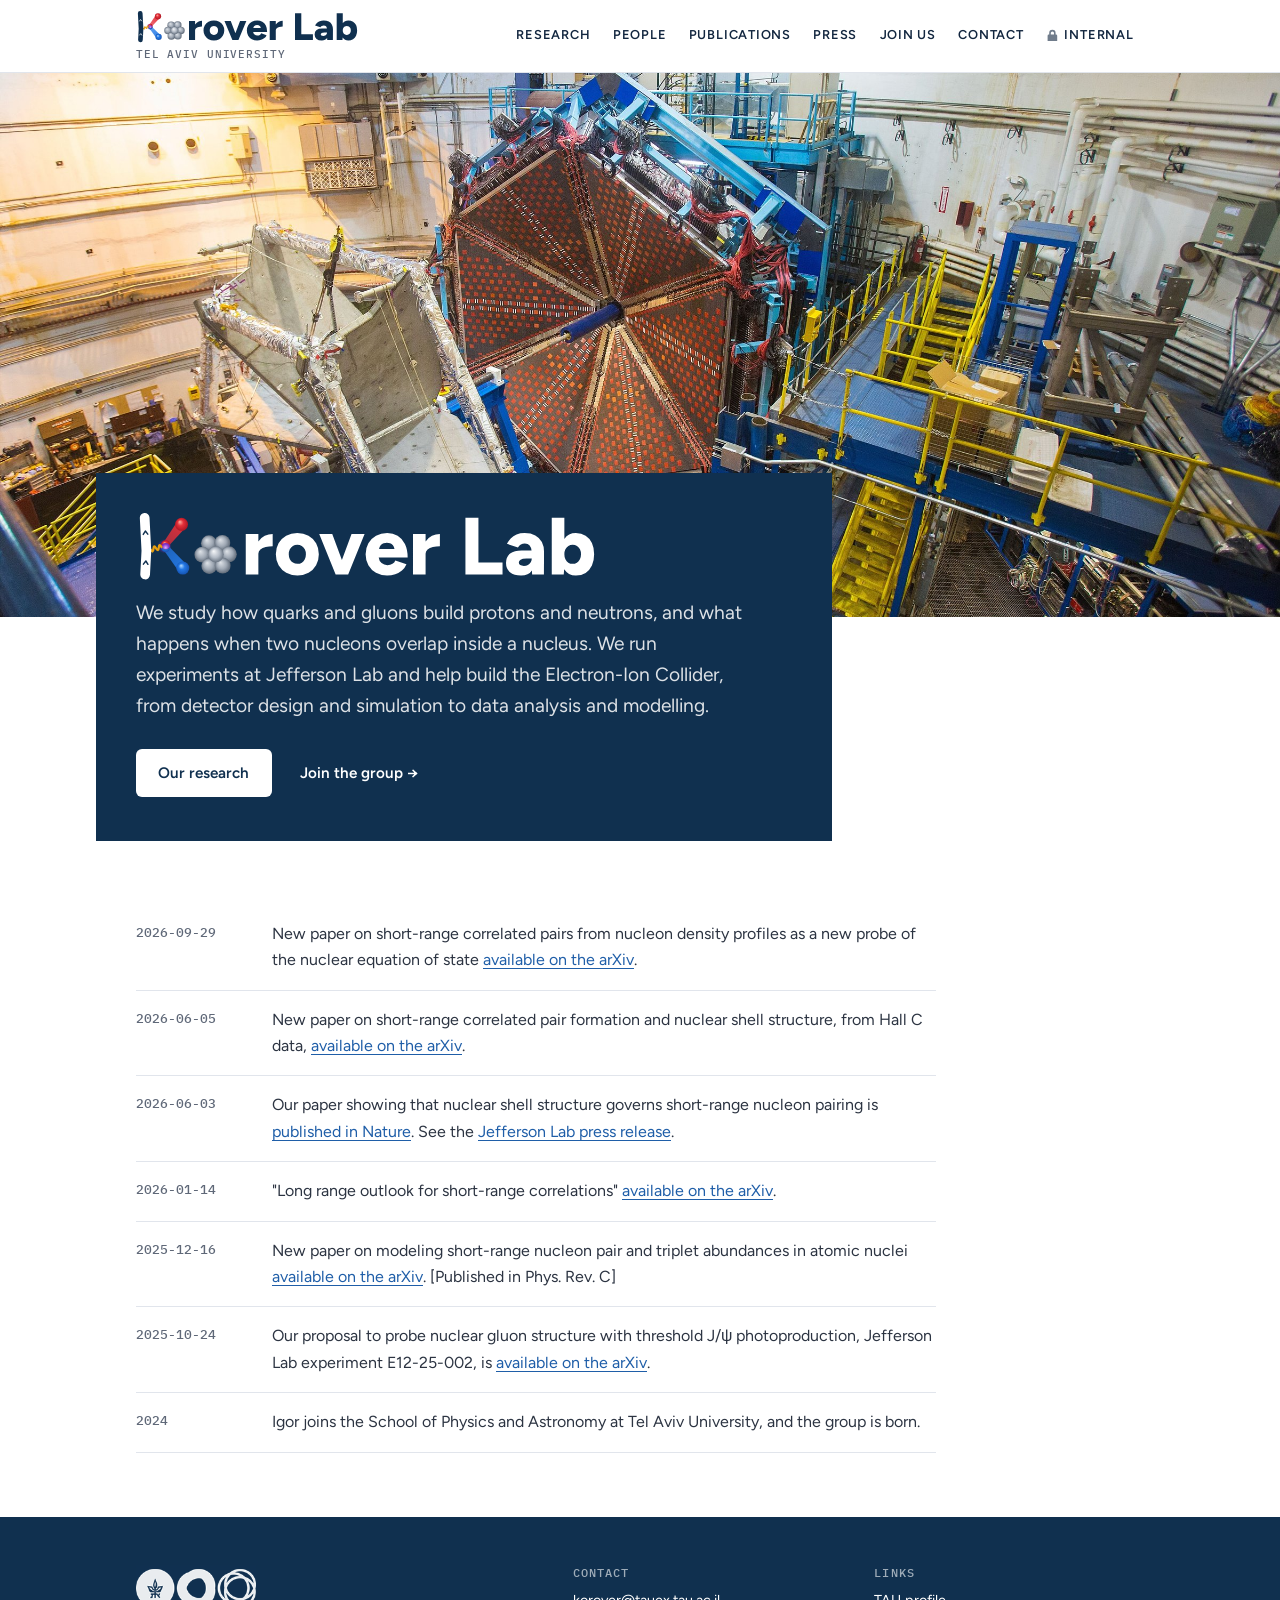
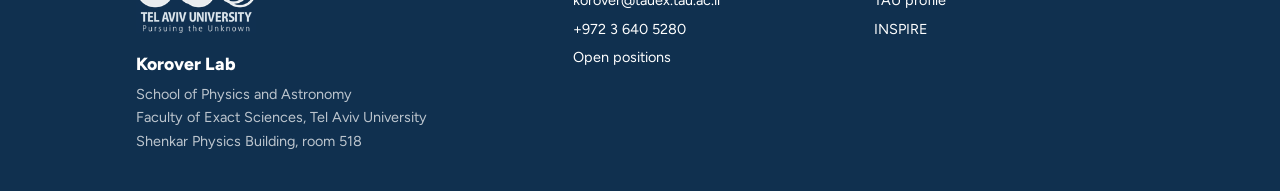
<file: index.html>
<!doctype html>
<html lang="en">
<head>
  <meta charset="utf-8">
  <meta name="viewport" content="width=device-width, initial-scale=1">
  <title>Korover Lab · Nuclear Physics at Tel Aviv University</title>
  <meta name="description" content="Korover Lab at Tel Aviv University: experimental nuclear physics with electron scattering at Jefferson Lab and the Electron-Ion Collider.">
  <link rel="canonical" href="https://tom-bleher.github.io/koroverlab/">
  <meta property="og:type" content="website">
  <meta property="og:site_name" content="Korover Lab">
  <meta property="og:title" content="Korover Lab · Nuclear Physics at Tel Aviv University">
  <meta property="og:description" content="Korover Lab at Tel Aviv University: experimental nuclear physics with electron scattering at Jefferson Lab and the Electron-Ion Collider.">
  <meta property="og:url" content="https://tom-bleher.github.io/koroverlab/">
  <meta property="og:image" content="https://tom-bleher.github.io/koroverlab/assets/images/og.jpg">
  <meta name="twitter:card" content="summary_large_image">
  <link rel="icon" href="assets/images/logo-mark.svg" type="image/svg+xml">
  <link rel="icon" type="image/png" href="assets/images/favicon.png">
  <link rel="apple-touch-icon" href="assets/images/apple-touch-icon.png">
  <link rel="stylesheet" href="style.css">
  <link rel="preconnect" href="https://fonts.googleapis.com">
  <link rel="preconnect" href="https://fonts.gstatic.com" crossorigin>
  <link rel="stylesheet" href="https://fonts.googleapis.com/css2?family=Figtree:ital,wght@0,400;0,500;0,600;0,700;0,800;1,400;1,600&amp;family=IBM+Plex+Mono:wght@400;500&amp;display=swap">
  <script src="site.js" defer></script>
</head>
<body>
<a class="skip" href="#main">Skip to content</a>

<header class="site-header">
  <div class="wrap">
    <a class="brand" href="index.html"><img src="assets/images/logo-wordmark-line.svg" alt="Korover Lab" width="2870" height="420"><small>Tel Aviv University</small></a>
    <button class="menu-toggle" type="button" aria-expanded="false" aria-controls="nav">Menu</button>
    <nav class="site-nav" id="nav" aria-label="Main">
      <a href="research.html">Research</a>
      <a href="people.html">People</a>
      <a href="publications.html">Publications</a>
      <a href="press.html">Press</a>
      <a href="join.html">Join Us</a>
      <a href="contact.html">Contact</a>
      <a href="internal.html"><svg viewBox="0 0 16 16" aria-hidden="true"><path fill="currentColor" d="M4 7V5a4 4 0 1 1 8 0v2h.5A1.5 1.5 0 0 1 14 8.5v6a1.5 1.5 0 0 1-1.5 1.5h-9A1.5 1.5 0 0 1 2 14.5v-6A1.5 1.5 0 0 1 3.5 7H4Zm2 0h4V5a2 2 0 1 0-4 0v2Z"/></svg>Internal</a>
    </nav>
  </div>
</header>

<main id="main">
  <section class="hero" aria-label="About">
    <div class="hero-media">
      <div class="slides" tabindex="0" role="group" aria-label="Images of our experiments and research">
        <img src="assets/images/photo-hall-b-clas12.jpg" alt="The CLAS12 detector in Hall B at Jefferson Lab" width="2400" height="1600" fetchpriority="high">
        <img src="assets/images/photo-hall-c-2026.jpg" alt="The spectrometers of Hall C at Jefferson Lab" width="2048" height="1335" loading="lazy">
        <img src="assets/images/art-eic-collision.jpg" alt="An electron colliding with a nucleus at the Electron-Ion Collider" width="1800" height="950" loading="lazy">
        <img src="assets/images/photo-hall-a.jpg" alt="Experimental Hall A at Jefferson Lab" width="1600" height="449" loading="lazy">
        <img src="assets/images/photo-cebaf-tunnel.jpg" alt="The CEBAF accelerator tunnel at Jefferson Lab" width="1600" height="449" loading="lazy">
      </div>
    </div>
    <div class="wrap">
      <div class="hero-panel">
        <h1><img src="assets/images/logo-wordmark-white.svg" alt="Korover Lab" width="2870" height="440"></h1>
        <p class="intro">We study how quarks and gluons build protons and neutrons, and what happens when two nucleons overlap inside a nucleus. We run experiments at Jefferson Lab and help build the Electron-Ion Collider, from detector design and simulation to data analysis and modelling.</p>
        <div class="actions">
          <a class="btn" href="research.html">Our research</a>
          <a class="btn ghost" href="join.html">Join the group</a>
        </div>
      </div>
    </div>
  </section>
  <section class="wrap section" aria-label="News">
    <div class="content">
      <ul class="news">
        <li><time datetime="2026-09-29">2026-09-29</time><p>New paper on short-range correlated pairs from nucleon density profiles as a new probe of the nuclear equation of state <a href="https://arxiv.org/abs/2609.36733">available on the arXiv</a>.</p></li>
        <li><time datetime="2026-06-05">2026-06-05</time><p>New paper on short-range correlated pair formation and nuclear shell structure, from Hall C data, <a href="https://arxiv.org/abs/2606.07754">available on the arXiv</a>.</p></li>
        <li><time datetime="2026-06-03">2026-06-03</time><p>Our paper showing that nuclear shell structure governs short-range nucleon pairing is <a href="https://doi.org/10.1038/s41586-026-10616-2">published in Nature</a>. See the <a href="https://www.jlab.org/news/releases/nuclear-physicists-discover-new-rule-peppy-partner-picking">Jefferson Lab press release</a>.</p></li>
        <li><time datetime="2026-01-14">2026-01-14</time><p>&quot;Long range outlook for short-range correlations&quot; <a href="https://arxiv.org/abs/2601.09568">available on the arXiv</a>.</p></li>
        <li><time datetime="2025-12-16">2025-12-16</time><p>New paper on modeling short-range nucleon pair and triplet abundances in atomic nuclei <a href="https://arxiv.org/abs/2512.14447">available on the arXiv</a>. [Published in Phys. Rev. C]</p></li>
        <li><time datetime="2025-10-24">2025-10-24</time><p>Our proposal to probe nuclear gluon structure with threshold J/ψ photoproduction, Jefferson Lab experiment E12-25-002, is <a href="https://arxiv.org/abs/2510.22076">available on the arXiv</a>.</p></li>
        <li><time datetime="2024">2024</time><p>Igor joins the School of Physics and Astronomy at Tel Aviv University, and the group is born.</p></li>
      </ul>
    </div>
  </section>
</main>

<footer class="site-footer">
  <div class="wrap">
    <div>
      <a href="https://en-exact-sciences.tau.ac.il/physics"><img class="tau" src="assets/images/tau-logo.png" alt="Tel Aviv University" width="190" height="108" loading="lazy"></a>
      <p><span class="name">Korover Lab</span>School of Physics and Astronomy<br>Faculty of Exact Sciences, Tel Aviv University<br>Shenkar Physics Building, room 518</p>
    </div>
    <div>
      <h2>Contact</h2>
      <ul>
        <li><a href="mailto:korover@tauex.tau.ac.il">korover@tauex.tau.ac.il</a></li>
        <li><a href="tel:+97236405280">+972 3 640 5280</a></li>
        <li><a href="join.html">Open positions</a></li>
      </ul>
    </div>
    <div>
      <h2>Links</h2>
      <ul>
        <li><a href="https://english.tau.ac.il/profile/igorkoro">TAU profile</a></li>
        <li><a href="https://inspirehep.net/literature?q=a%20Korover%2C%20I&amp;sort=mostrecent">INSPIRE</a></li>
      </ul>
    </div>
  </div>
</footer>

</body>
</html>
</file>
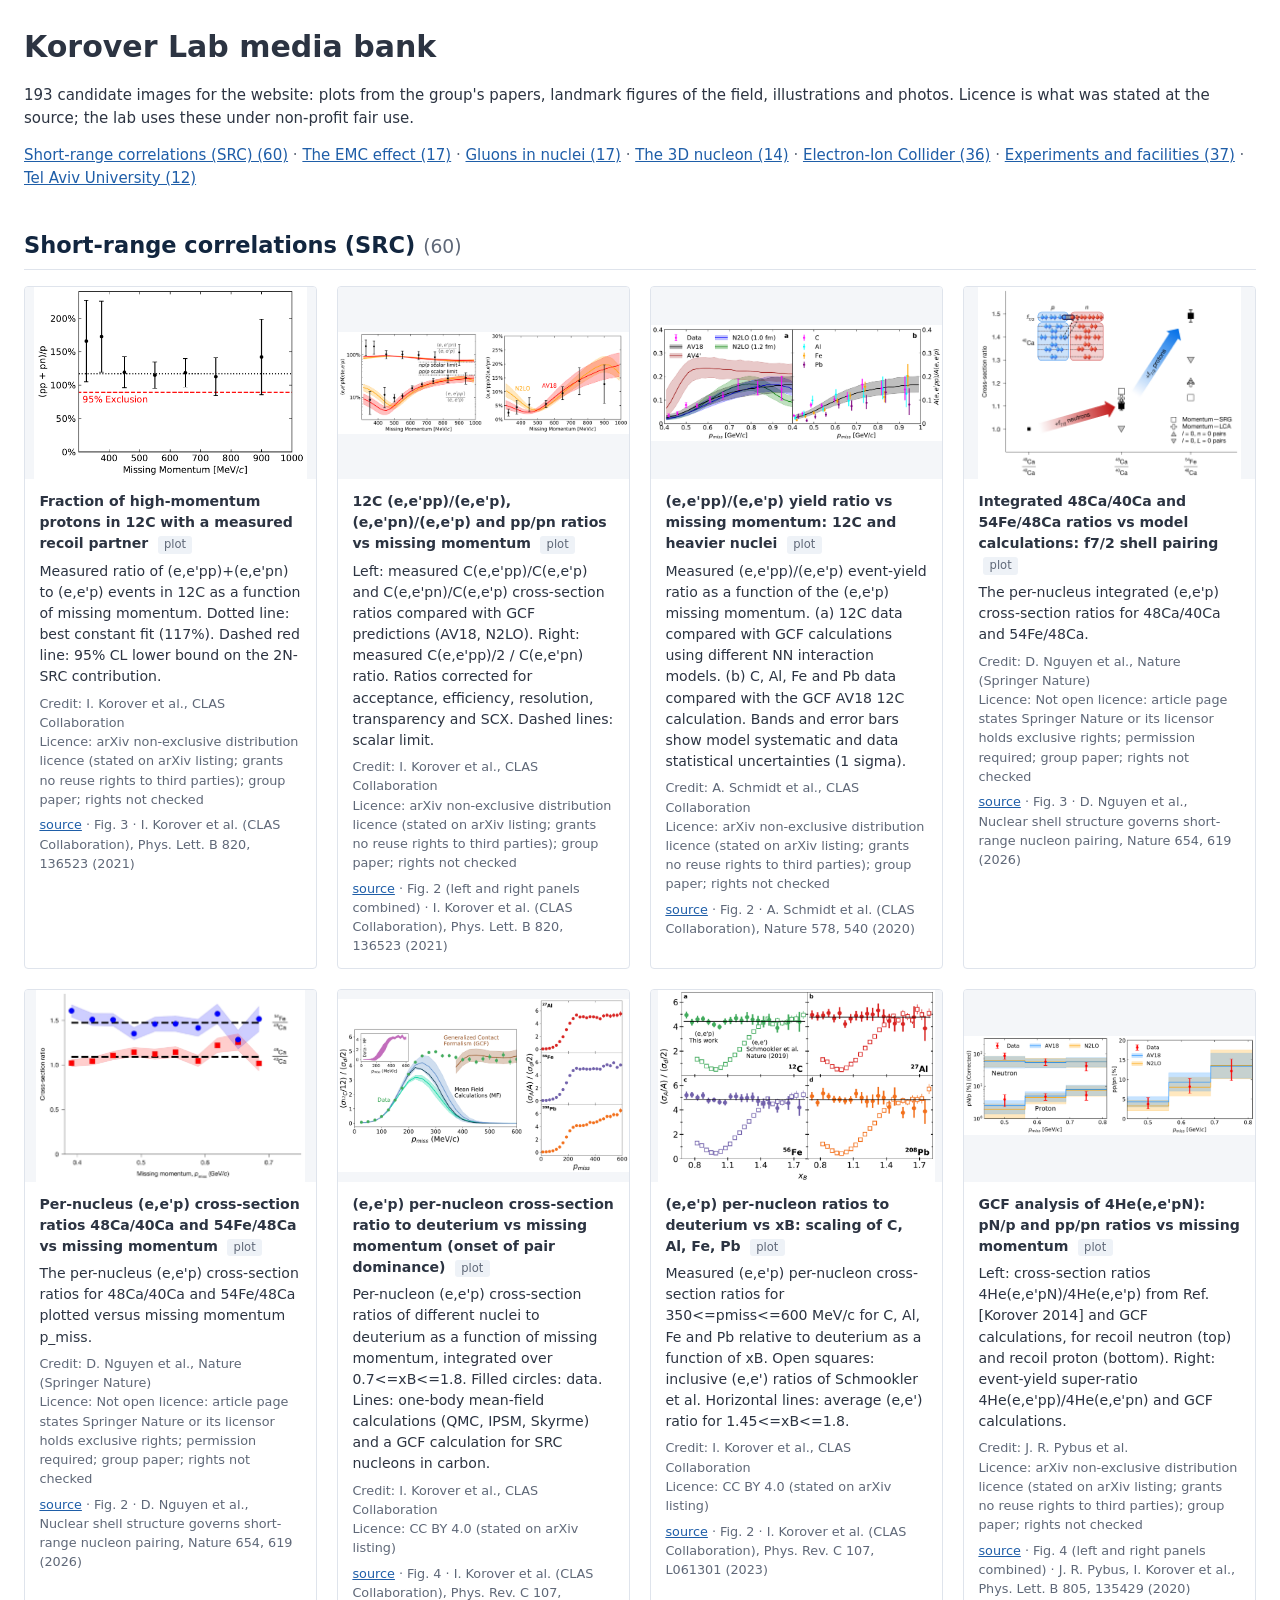
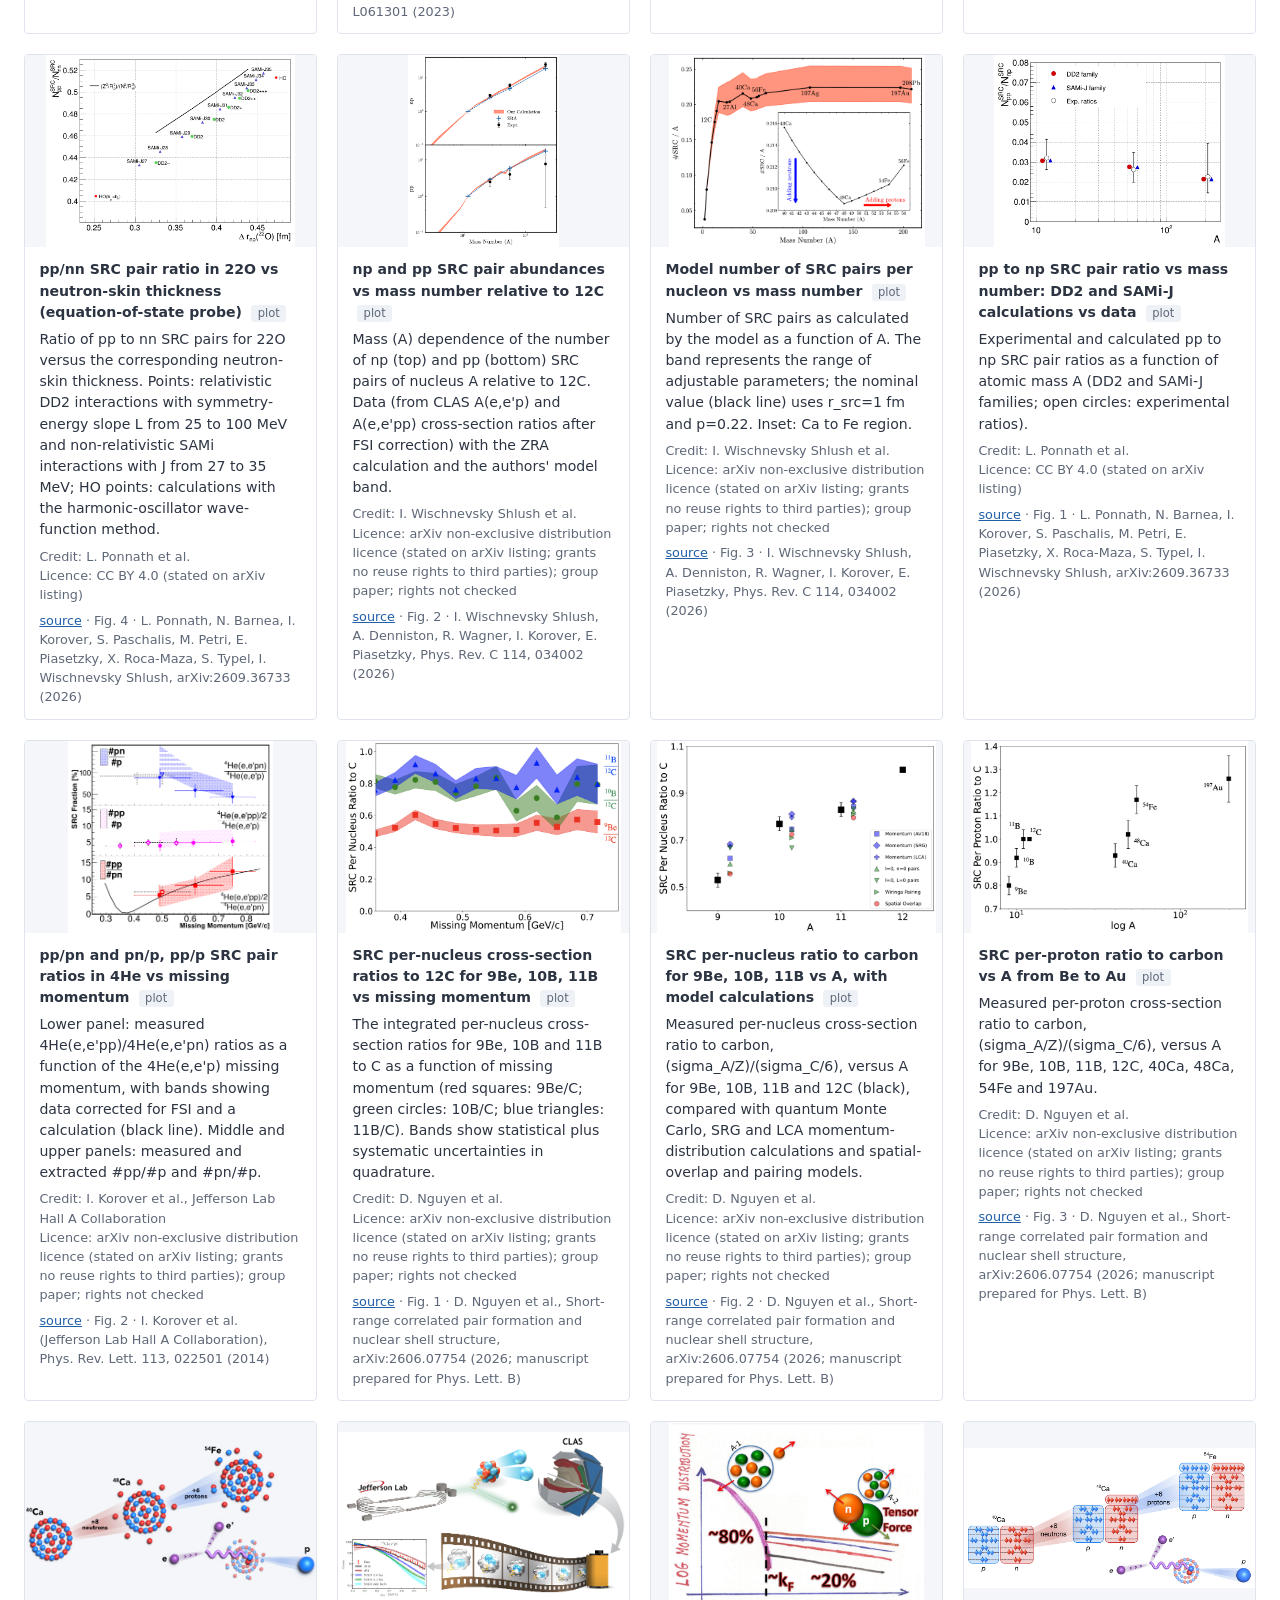
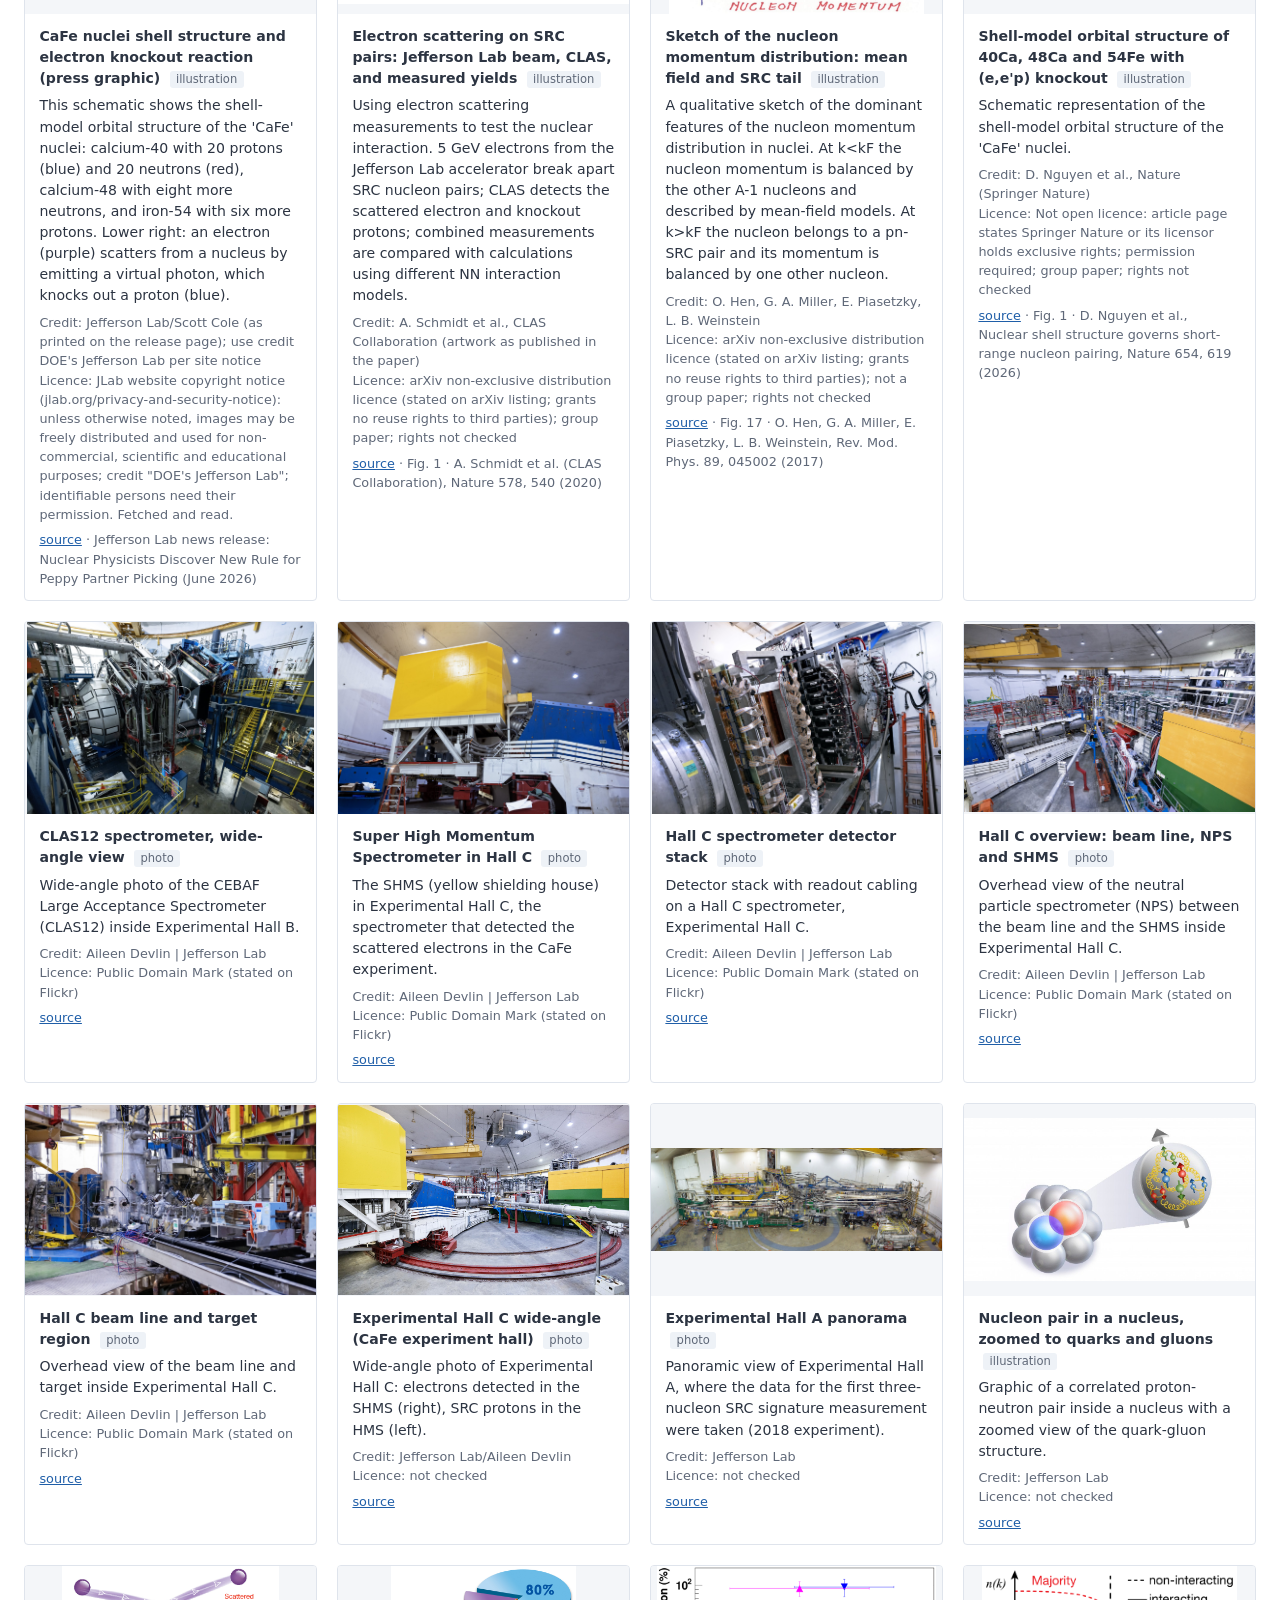
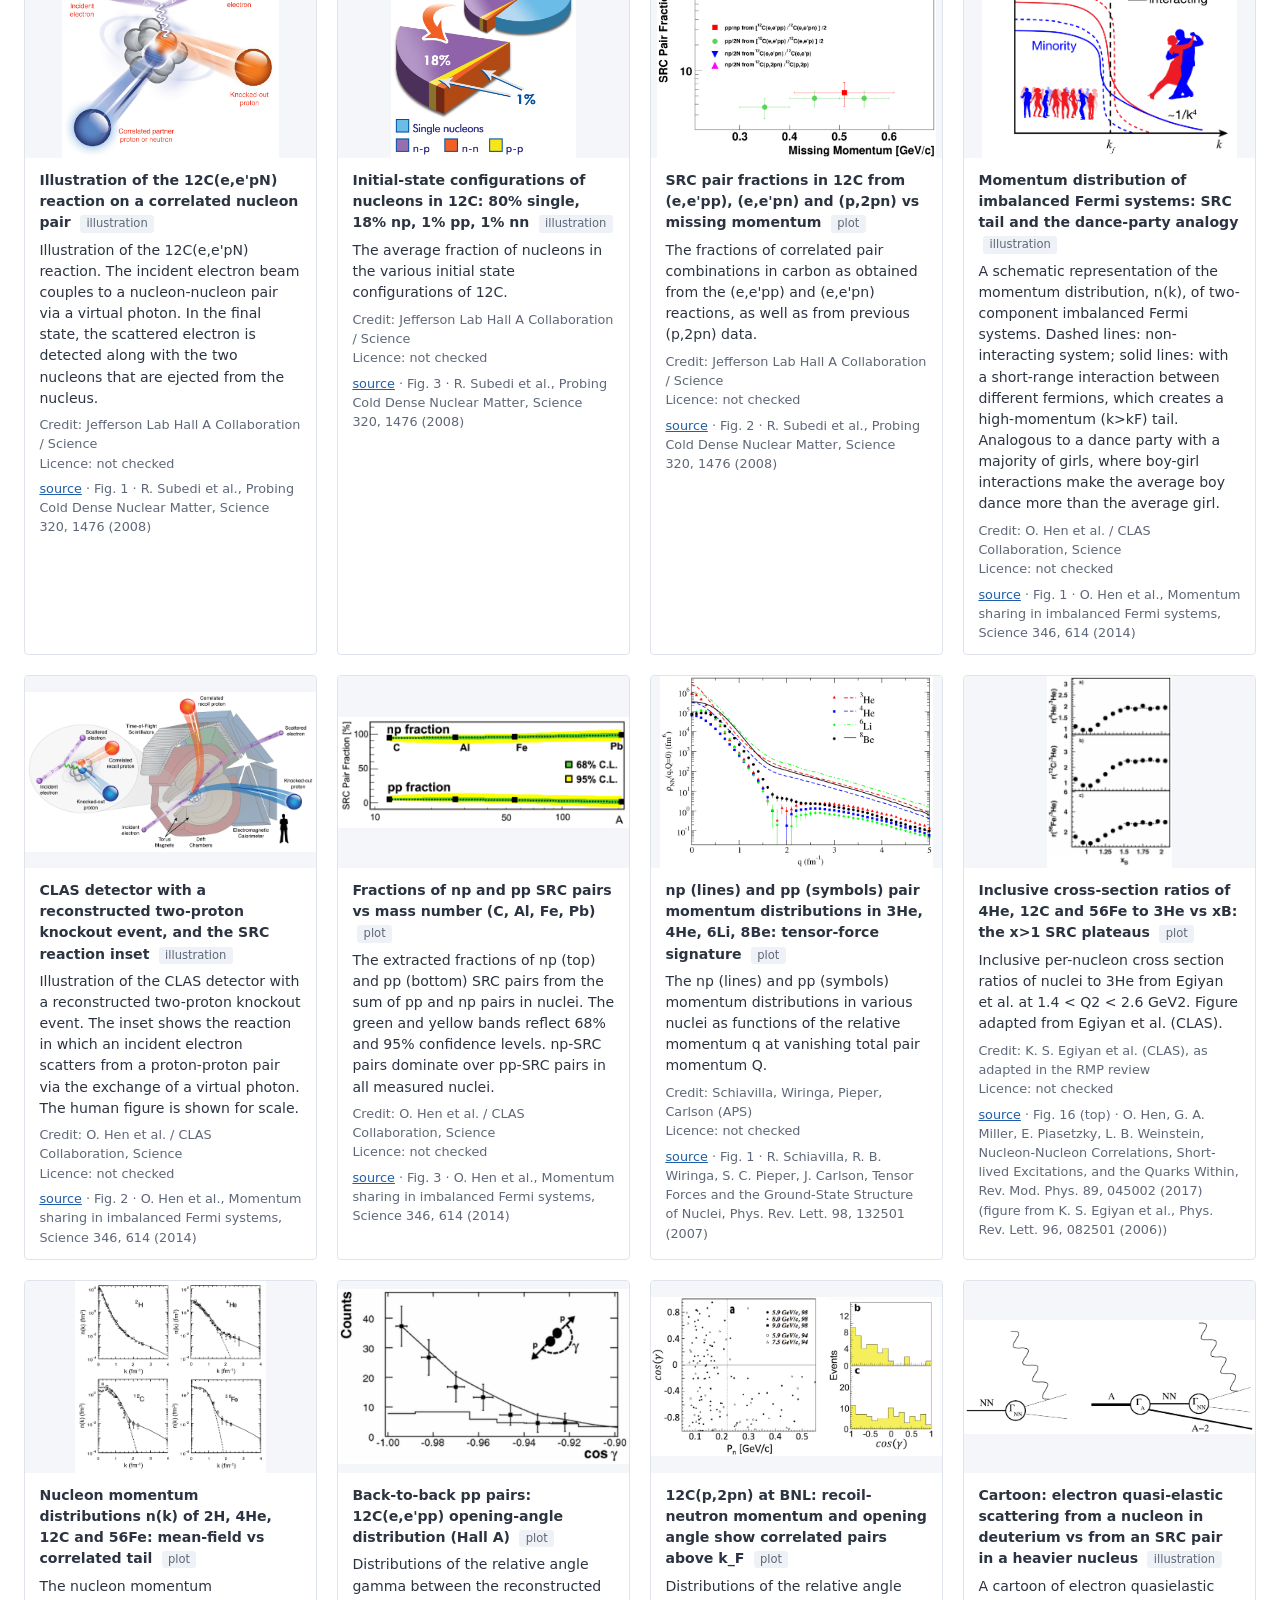
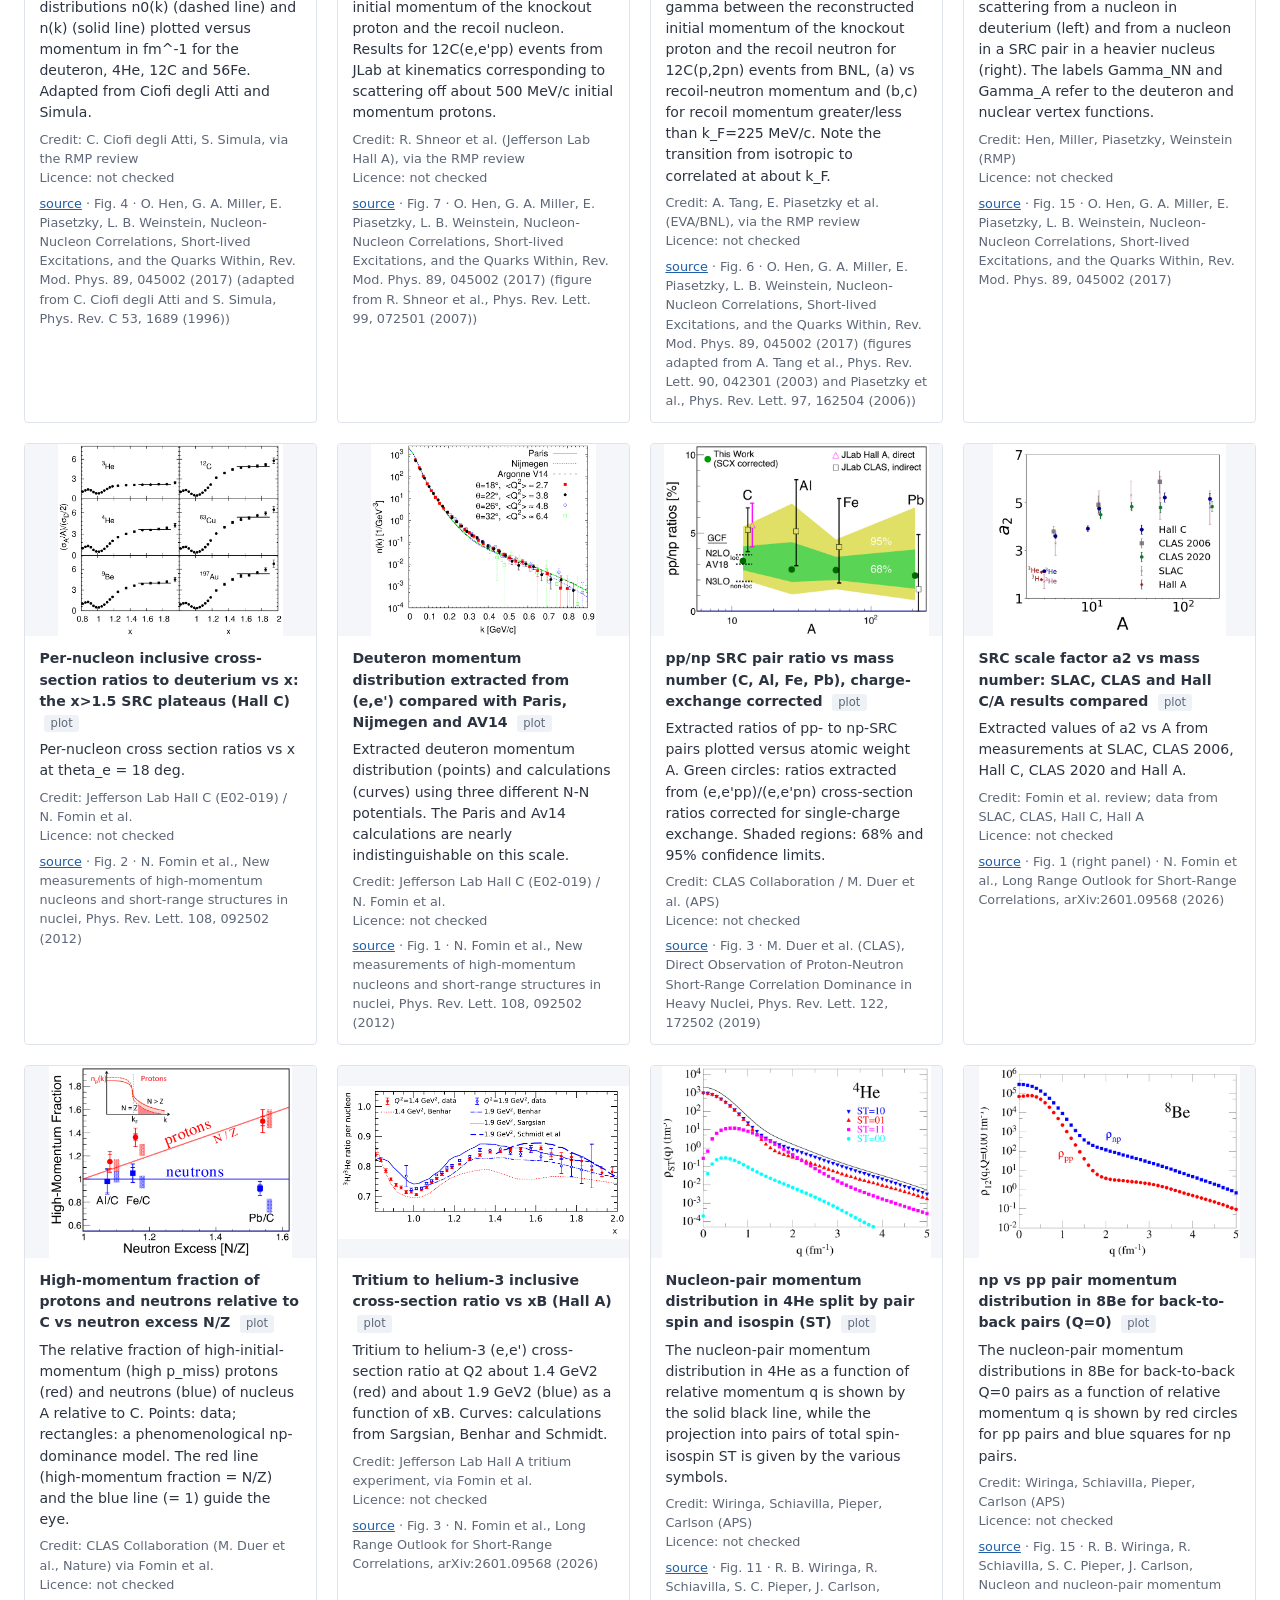
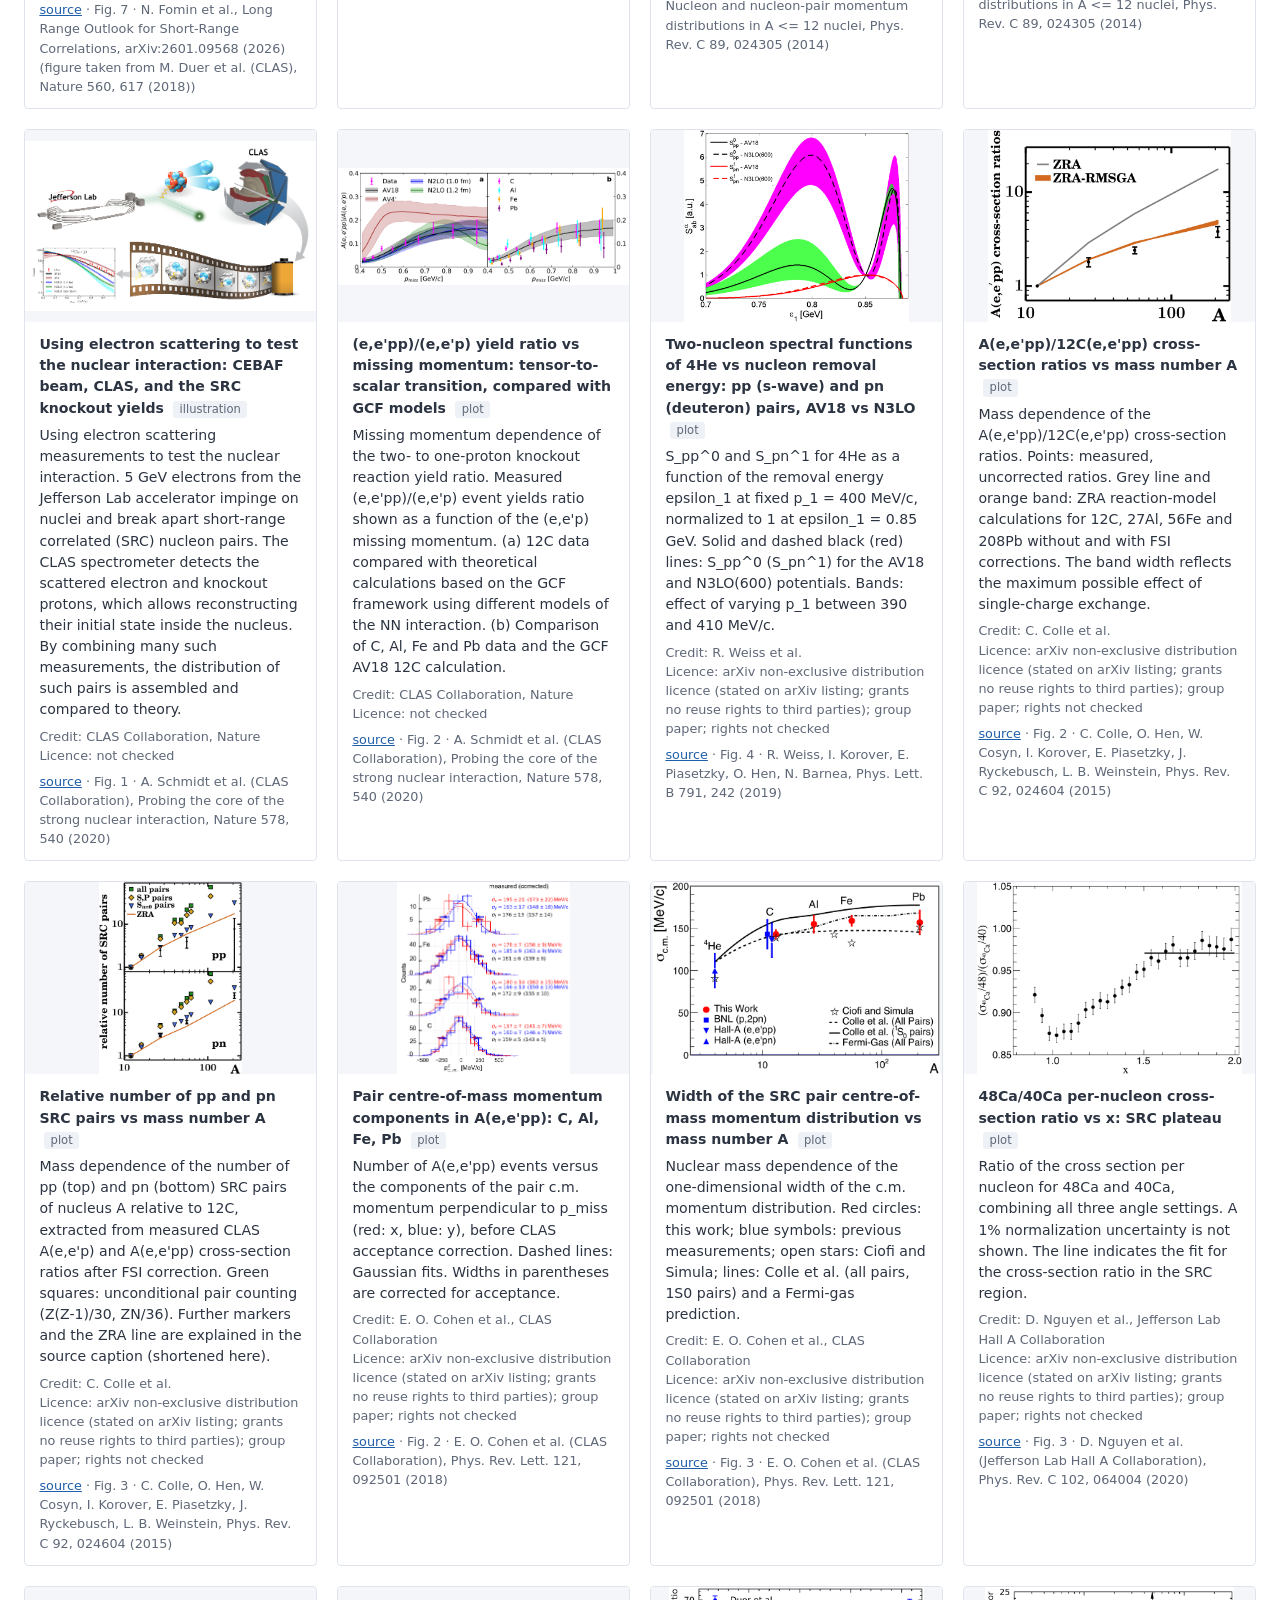
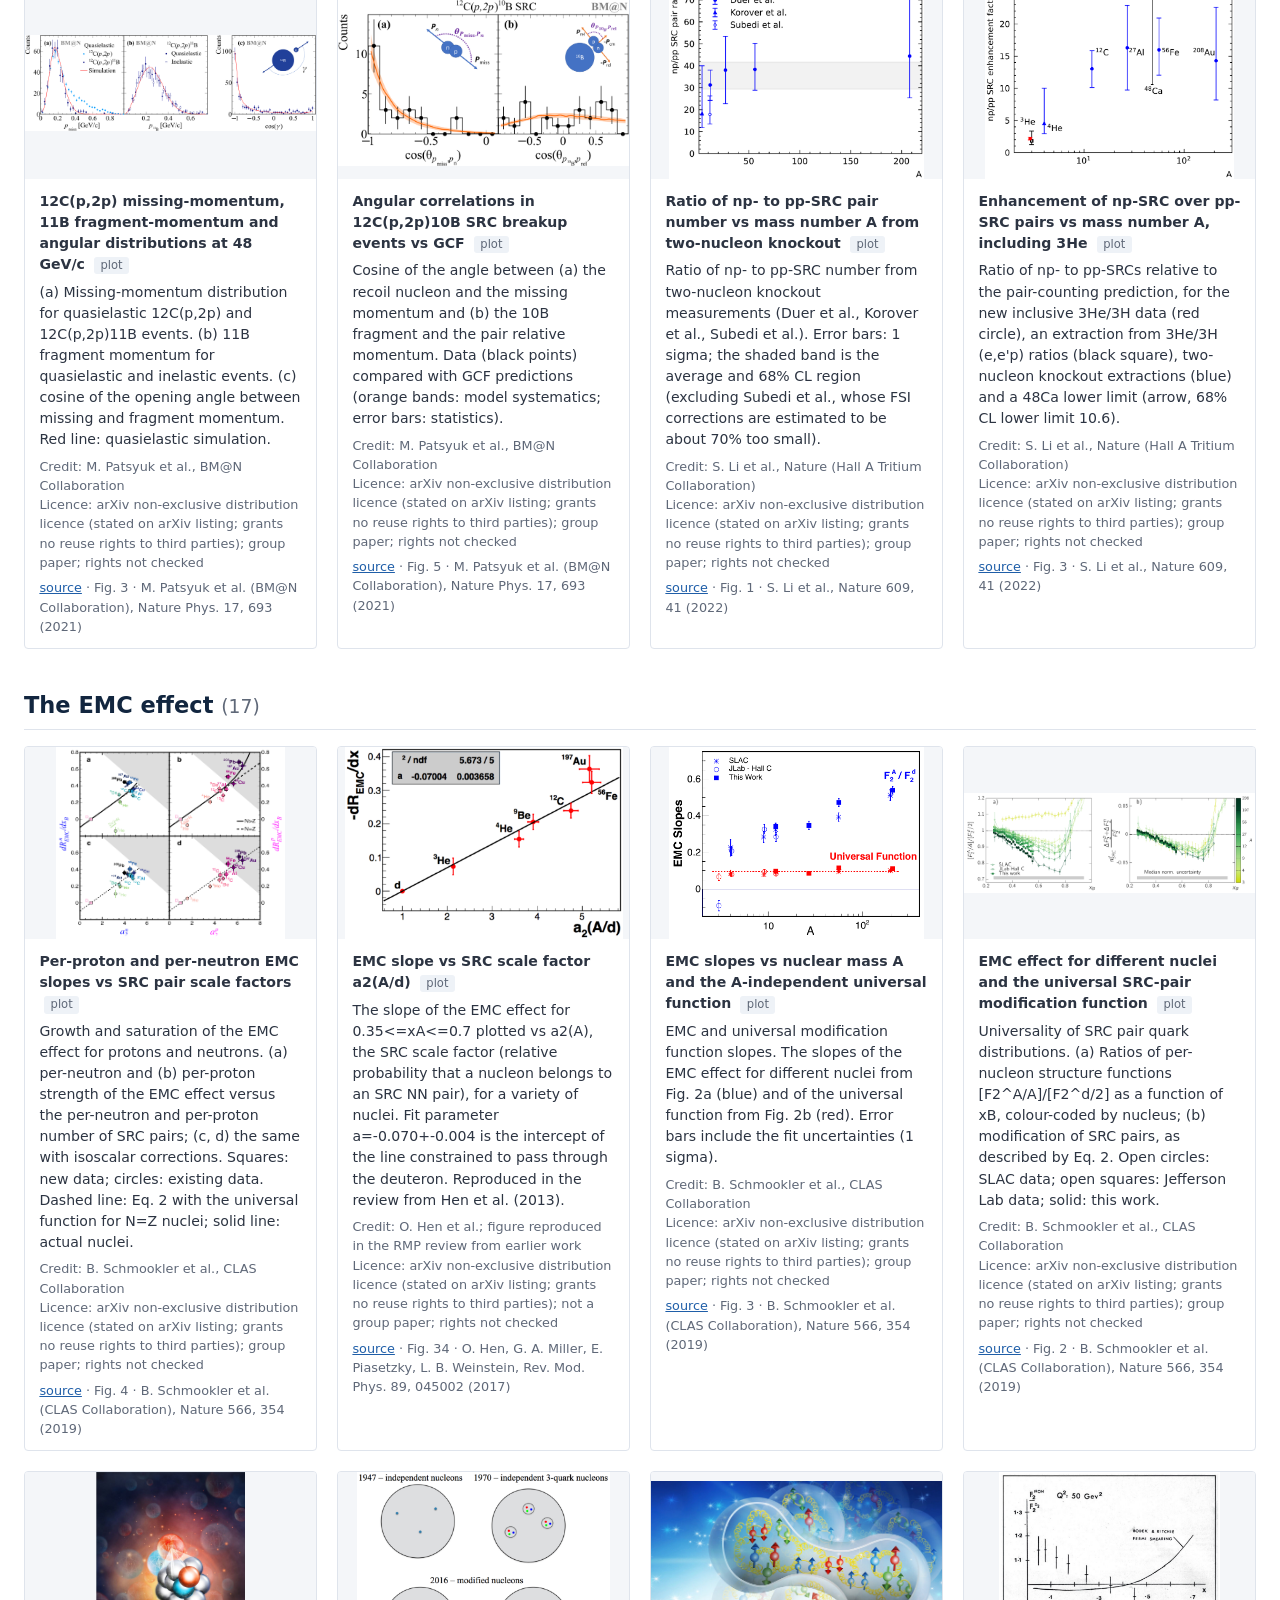
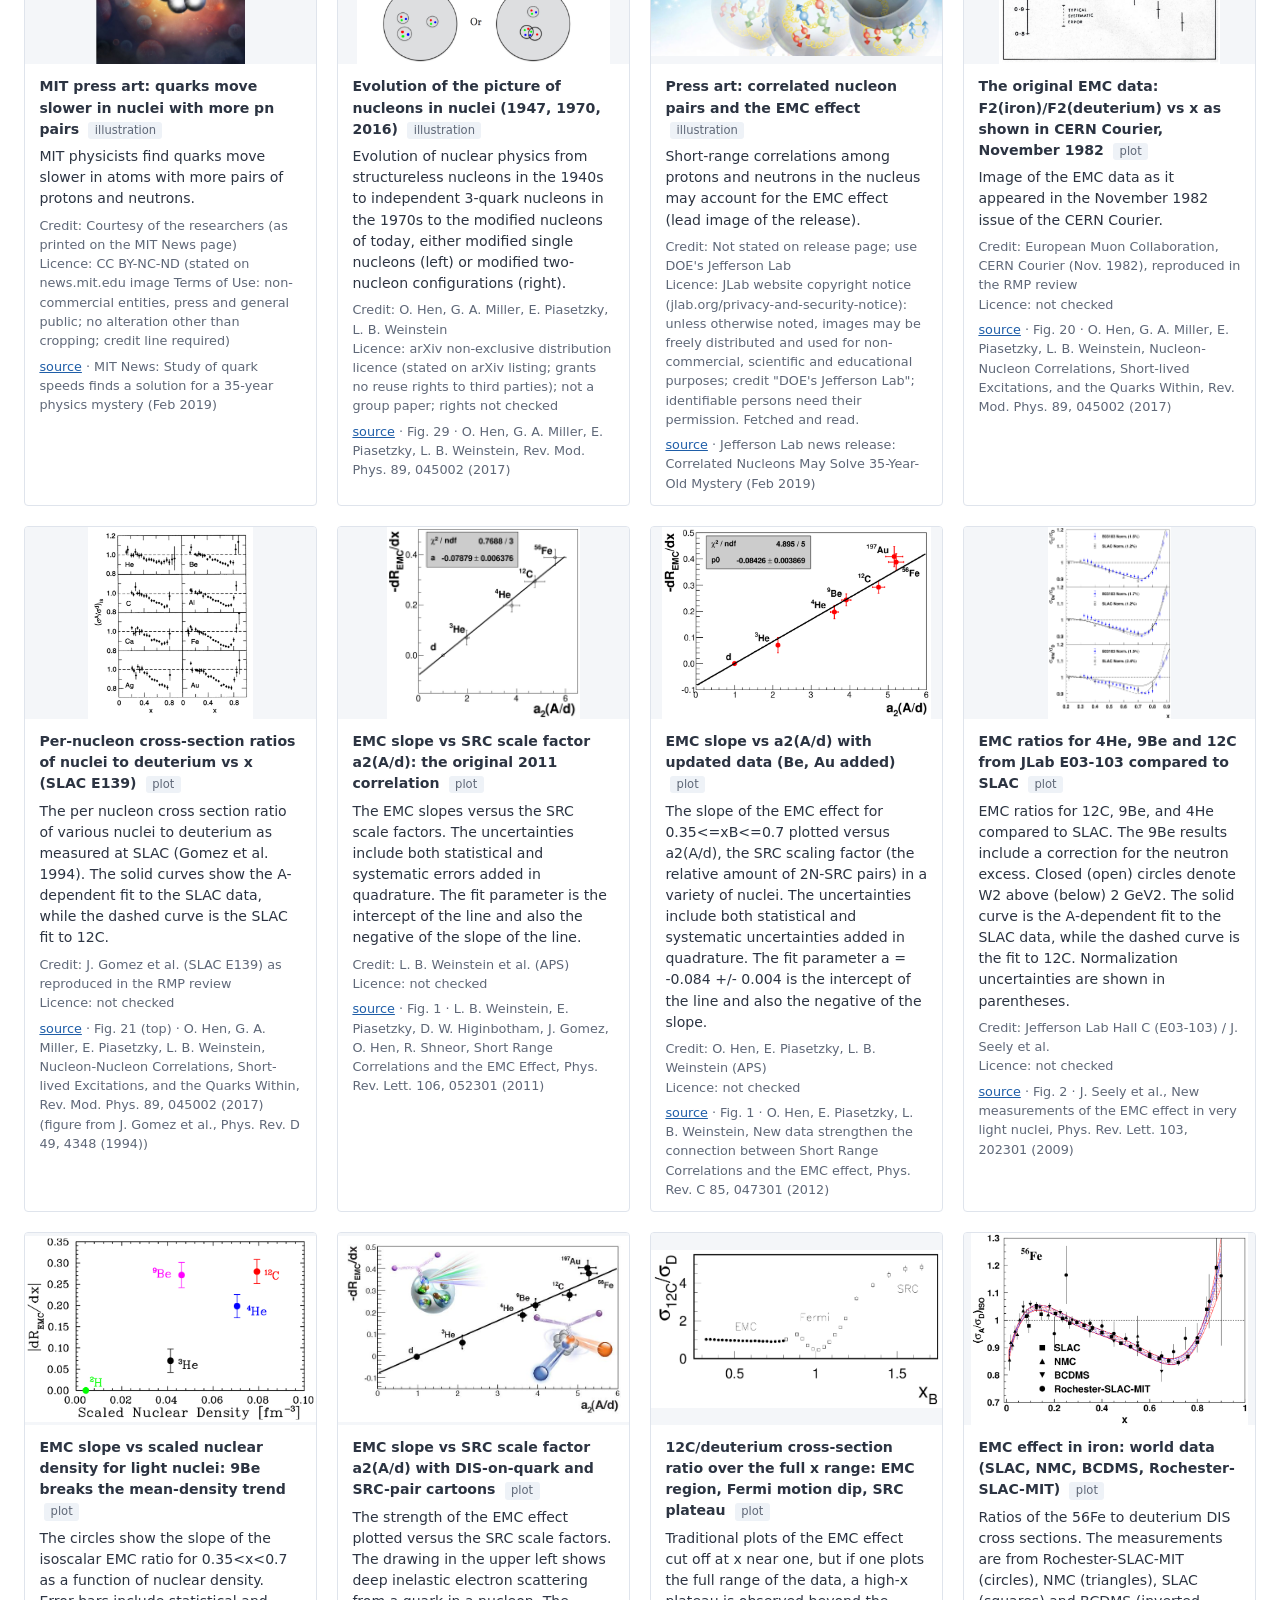
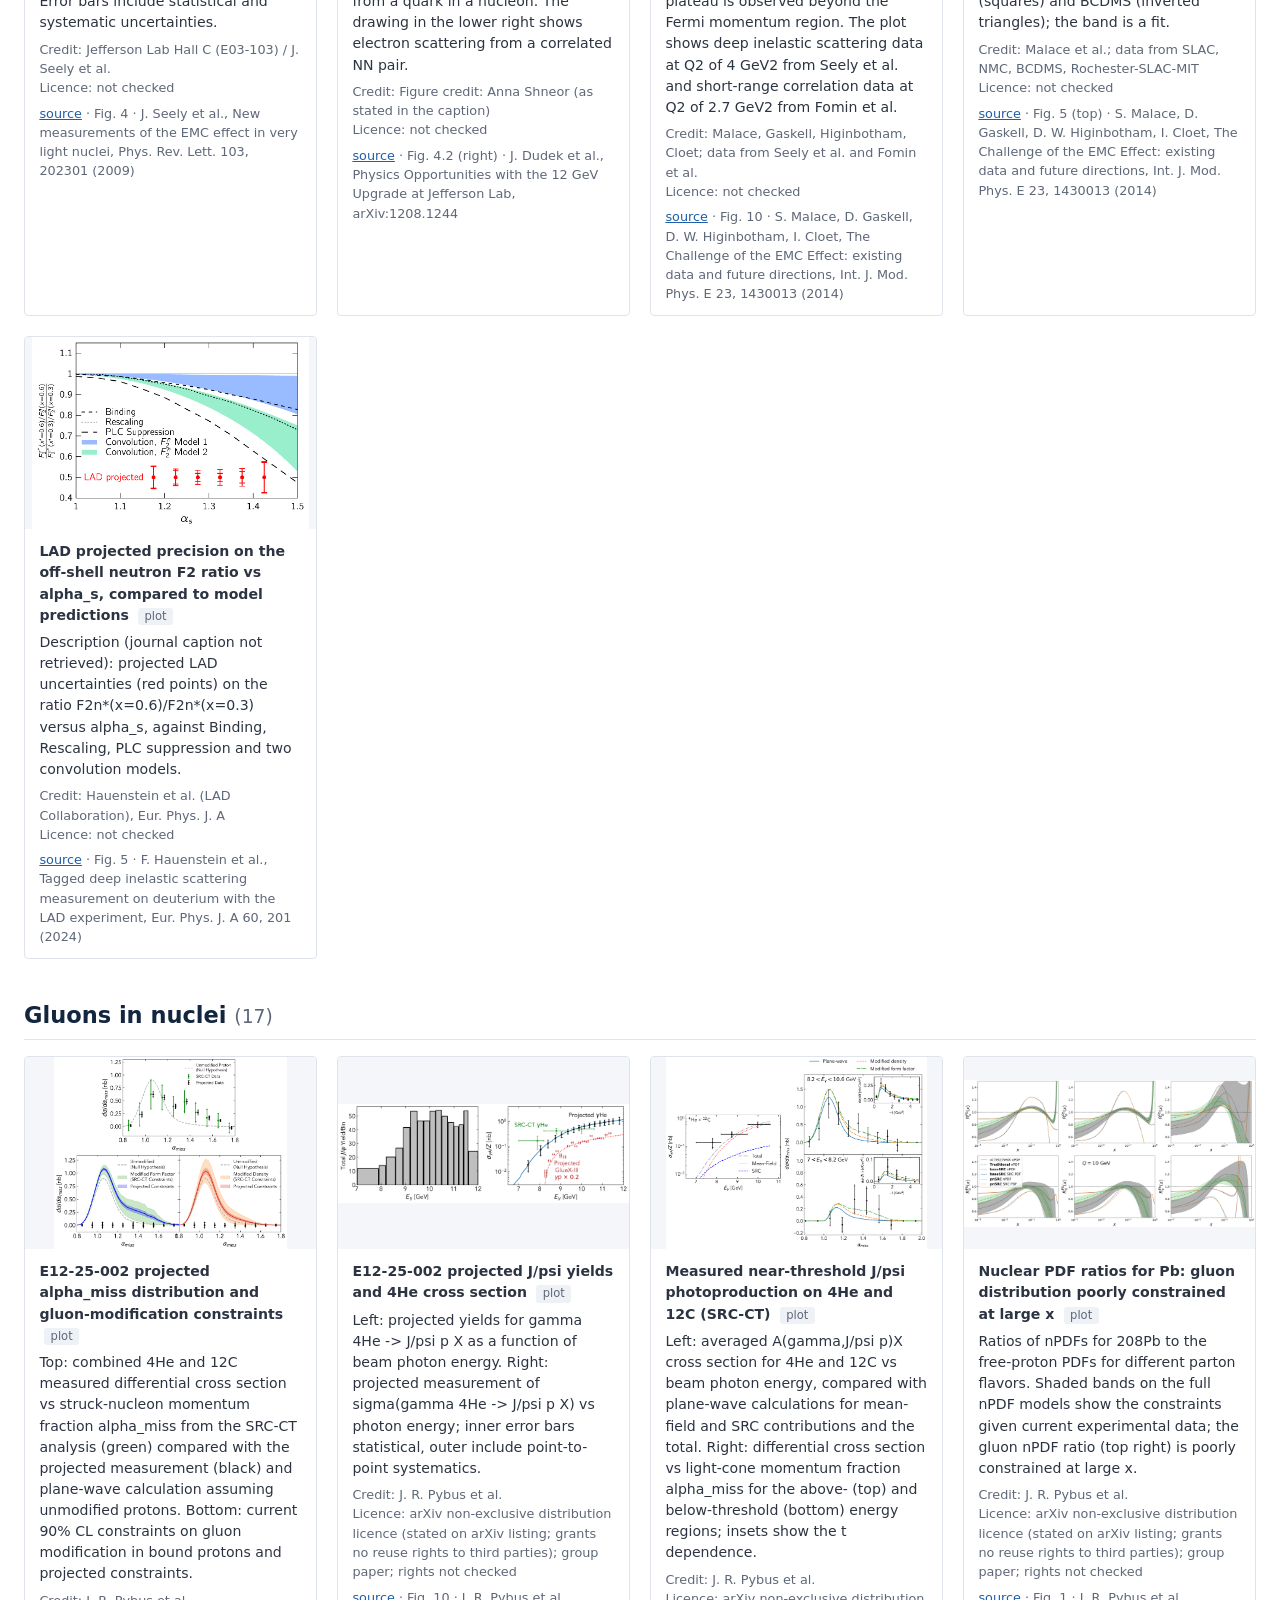
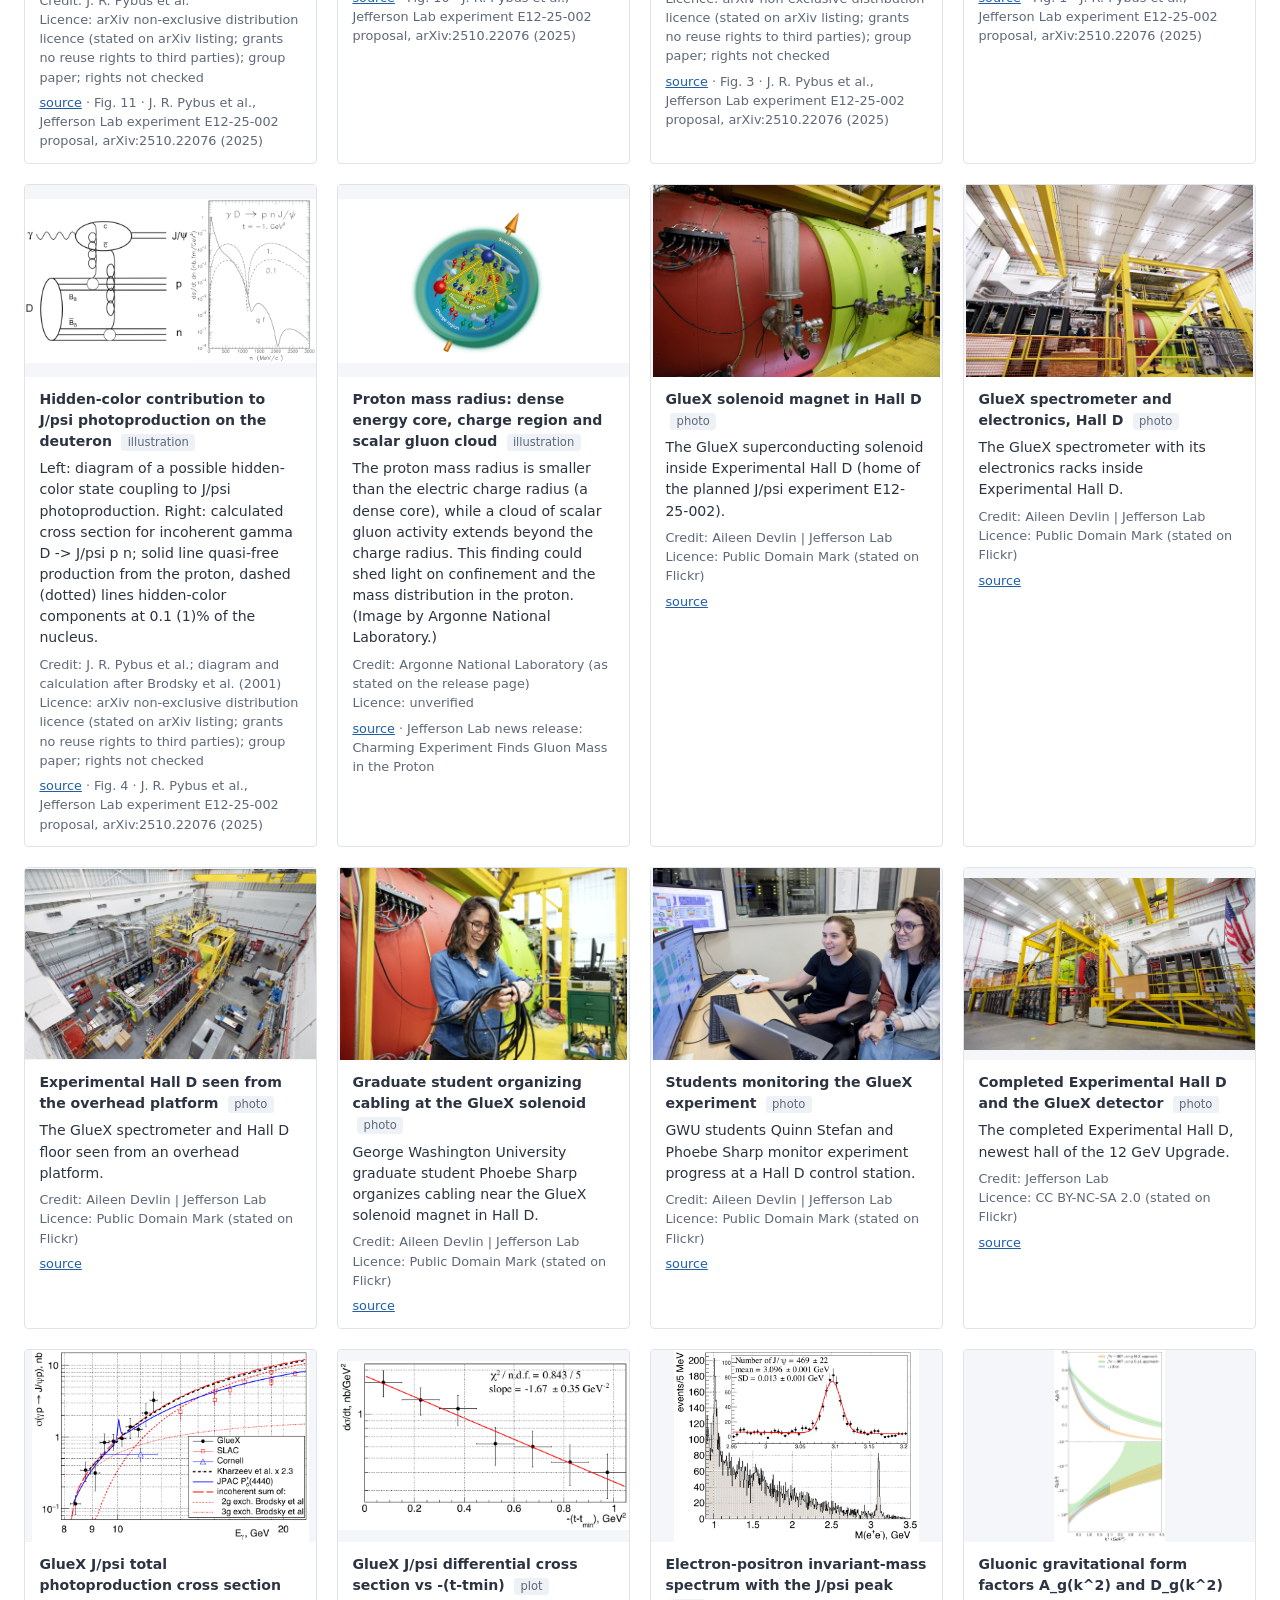
<file: assets/media-bank/index.html>
<!doctype html>
<html lang="en"><head><meta charset="utf-8"><meta name="viewport" content="width=device-width, initial-scale=1"><title>Korover Lab media bank</title>
<style>
body { margin: 0 auto; max-width: 90rem; padding: 1.5rem; font: 15px/1.5 system-ui, sans-serif; color: #2c3442; }
h1 { margin: 0 0 .25rem; } h2 { margin: 2.5rem 0 1rem; padding-bottom: .4rem; border-bottom: 1px solid #dfe4ec; color: #12263f; } h2 small { color: #5f6878; font-weight: 400; }
.grid { display: grid; grid-template-columns: repeat(auto-fill, minmax(18rem, 1fr)); gap: 1.25rem; }
figure { margin: 0; border: 1px solid #dfe4ec; border-radius: 4px; overflow: hidden; display: flex; flex-direction: column; }
figure img { display: block; width: 100%; height: 12rem; object-fit: contain; background: #f4f6f9; }
figcaption { padding: .75rem .9rem; font-size: .88rem; } figcaption p { margin: .4rem 0 0; } .meta { color: #5f6878; font-size: .8rem; }
.chip { display: inline-block; margin-left: .3rem; padding: 0 .4rem; border-radius: 3px; background: #eef2f7; font-size: .72rem; color: #5f6878; }
nav { margin-bottom: 1rem; color: #5f6878; } a { color: #1f5ea8; }
</style></head><body>
<h1>Korover Lab media bank</h1>
<p>193 candidate images for the website: plots from the group's papers, landmark figures of the field, illustrations and photos. Licence is what was stated at the source; the lab uses these under non-profit fair use.</p>
<nav><a href="#src">Short-range correlations (SRC) (60)</a> · <a href="#emc">The EMC effect (17)</a> · <a href="#gluons">Gluons in nuclei (17)</a> · <a href="#nucleon-3d">The 3D nucleon (14)</a> · <a href="#eic">Electron-Ion Collider (36)</a> · <a href="#experiments">Experiments and facilities (37)</a> · <a href="#tau">Tel Aviv University (12)</a></nav>
<h2 id="src">Short-range correlations (SRC) <small>(60)</small></h2>
<div class="grid">
<figure><a href="plots/src/src-c12-pair-fraction-2021.png"><img src="plots/src/src-c12-pair-fraction-2021.png" alt="" loading="lazy"></a>
<figcaption><b>Fraction of high-momentum protons in 12C with a measured recoil partner</b> <span class="chip">plot</span>
<p>Measured ratio of (e,e&#x27;pp)+(e,e&#x27;pn) to (e,e&#x27;p) events in 12C as a function of missing momentum. Dotted line: best constant fit (117%). Dashed red line: 95% CL lower bound on the 2N-SRC contribution.</p><p class="meta">Credit: I. Korover et al., CLAS Collaboration<br>Licence: arXiv non-exclusive distribution licence (stated on arXiv listing; grants no reuse rights to third parties); group paper; rights not checked</p><p class="meta"><a href="https://arxiv.org/abs/2004.07304">source</a> · Fig. 3 · I. Korover et al. (CLAS Collaboration), Phys. Lett. B 820, 136523 (2021)</p></figcaption></figure>
<figure><a href="plots/src/src-c12-pair-ratios-2021.png"><img src="plots/src/src-c12-pair-ratios-2021.png" alt="" loading="lazy"></a>
<figcaption><b>12C (e,e&#x27;pp)/(e,e&#x27;p), (e,e&#x27;pn)/(e,e&#x27;p) and pp/pn ratios vs missing momentum</b> <span class="chip">plot</span>
<p>Left: measured C(e,e&#x27;pp)/C(e,e&#x27;p) and C(e,e&#x27;pn)/C(e,e&#x27;p) cross-section ratios compared with GCF predictions (AV18, N2LO). Right: measured C(e,e&#x27;pp)/2 / C(e,e&#x27;pn) ratio. Ratios corrected for acceptance, efficiency, resolution, transparency and SCX. Dashed lines: scalar limit.</p><p class="meta">Credit: I. Korover et al., CLAS Collaboration<br>Licence: arXiv non-exclusive distribution licence (stated on arXiv listing; grants no reuse rights to third parties); group paper; rights not checked</p><p class="meta"><a href="https://arxiv.org/abs/2004.07304">source</a> · Fig. 2 (left and right panels combined) · I. Korover et al. (CLAS Collaboration), Phys. Lett. B 820, 136523 (2021)</p></figcaption></figure>
<figure><a href="plots/src/src-c12-pp-p-yield-ratio-2020.png"><img src="plots/src/src-c12-pp-p-yield-ratio-2020.png" alt="" loading="lazy"></a>
<figcaption><b>(e,e&#x27;pp)/(e,e&#x27;p) yield ratio vs missing momentum: 12C and heavier nuclei</b> <span class="chip">plot</span>
<p>Measured (e,e&#x27;pp)/(e,e&#x27;p) event-yield ratio as a function of the (e,e&#x27;p) missing momentum. (a) 12C data compared with GCF calculations using different NN interaction models. (b) C, Al, Fe and Pb data compared with the GCF AV18 12C calculation. Bands and error bars show model systematic and data statistical uncertainties (1 sigma).</p><p class="meta">Credit: A. Schmidt et al., CLAS Collaboration<br>Licence: arXiv non-exclusive distribution licence (stated on arXiv listing; grants no reuse rights to third parties); group paper; rights not checked</p><p class="meta"><a href="https://arxiv.org/abs/2004.11221">source</a> · Fig. 2 · A. Schmidt et al. (CLAS Collaboration), Nature 578, 540 (2020)</p></figcaption></figure>
<figure><a href="plots/src/src-cafe-ratios-vs-model-2026.png"><img src="plots/src/src-cafe-ratios-vs-model-2026.png" alt="" loading="lazy"></a>
<figcaption><b>Integrated 48Ca/40Ca and 54Fe/48Ca ratios vs model calculations: f7/2 shell pairing</b> <span class="chip">plot</span>
<p>The per-nucleus integrated (e,e&#x27;p) cross-section ratios for 48Ca/40Ca and 54Fe/48Ca.</p><p class="meta">Credit: D. Nguyen et al., Nature (Springer Nature)<br>Licence: Not open licence: article page states Springer Nature or its licensor holds exclusive rights; permission required; group paper; rights not checked</p><p class="meta"><a href="https://doi.org/10.1038/s41586-026-10616-2">source</a> · Fig. 3 · D. Nguyen et al., Nuclear shell structure governs short-range nucleon pairing, Nature 654, 619 (2026)</p></figcaption></figure>
<figure><a href="plots/src/src-cafe-ratios-vs-pmiss-2026.png"><img src="plots/src/src-cafe-ratios-vs-pmiss-2026.png" alt="" loading="lazy"></a>
<figcaption><b>Per-nucleus (e,e&#x27;p) cross-section ratios 48Ca/40Ca and 54Fe/48Ca vs missing momentum</b> <span class="chip">plot</span>
<p>The per-nucleus (e,e&#x27;p) cross-section ratios for 48Ca/40Ca and 54Fe/48Ca plotted versus missing momentum p_miss.</p><p class="meta">Credit: D. Nguyen et al., Nature (Springer Nature)<br>Licence: Not open licence: article page states Springer Nature or its licensor holds exclusive rights; permission required; group paper; rights not checked</p><p class="meta"><a href="https://doi.org/10.1038/s41586-026-10616-2">source</a> · Fig. 2 · D. Nguyen et al., Nuclear shell structure governs short-range nucleon pairing, Nature 654, 619 (2026)</p></figcaption></figure>
<figure><a href="plots/src/src-eep-pmiss-scaling-2023.png"><img src="plots/src/src-eep-pmiss-scaling-2023.png" alt="" loading="lazy"></a>
<figcaption><b>(e,e&#x27;p) per-nucleon cross-section ratio to deuterium vs missing momentum (onset of pair dominance)</b> <span class="chip">plot</span>
<p>Per-nucleon (e,e&#x27;p) cross-section ratios of different nuclei to deuterium as a function of missing momentum, integrated over 0.7&lt;=xB&lt;=1.8. Filled circles: data. Lines: one-body mean-field calculations (QMC, IPSM, Skyrme) and a GCF calculation for SRC nucleons in carbon.</p><p class="meta">Credit: I. Korover et al., CLAS Collaboration<br>Licence: CC BY 4.0 (stated on arXiv listing)</p><p class="meta"><a href="https://arxiv.org/abs/2209.01492">source</a> · Fig. 4 · I. Korover et al. (CLAS Collaboration), Phys. Rev. C 107, L061301 (2023)</p></figcaption></figure>
<figure><a href="plots/src/src-eep-xb-scaling-2023.png"><img src="plots/src/src-eep-xb-scaling-2023.png" alt="" loading="lazy"></a>
<figcaption><b>(e,e&#x27;p) per-nucleon ratios to deuterium vs xB: scaling of C, Al, Fe, Pb</b> <span class="chip">plot</span>
<p>Measured (e,e&#x27;p) per-nucleon cross-section ratios for 350&lt;=pmiss&lt;=600 MeV/c for C, Al, Fe and Pb relative to deuterium as a function of xB. Open squares: inclusive (e,e&#x27;) ratios of Schmookler et al. Horizontal lines: average (e,e&#x27;) ratio for 1.45&lt;=xB&lt;=1.8.</p><p class="meta">Credit: I. Korover et al., CLAS Collaboration<br>Licence: CC BY 4.0 (stated on arXiv listing)</p><p class="meta"><a href="https://arxiv.org/abs/2209.01492">source</a> · Fig. 2 · I. Korover et al. (CLAS Collaboration), Phys. Rev. C 107, L061301 (2023)</p></figcaption></figure>
<figure><a href="plots/src/src-gcf-he4-pair-ratios-2020.png"><img src="plots/src/src-gcf-he4-pair-ratios-2020.png" alt="" loading="lazy"></a>
<figcaption><b>GCF analysis of 4He(e,e&#x27;pN): pN/p and pp/pn ratios vs missing momentum</b> <span class="chip">plot</span>
<p>Left: cross-section ratios 4He(e,e&#x27;pN)/4He(e,e&#x27;p) from Ref. [Korover 2014] and GCF calculations, for recoil neutron (top) and recoil proton (bottom). Right: event-yield super-ratio 4He(e,e&#x27;pp)/4He(e,e&#x27;pn) and GCF calculations.</p><p class="meta">Credit: J. R. Pybus et al.<br>Licence: arXiv non-exclusive distribution licence (stated on arXiv listing; grants no reuse rights to third parties); group paper; rights not checked</p><p class="meta"><a href="https://arxiv.org/abs/2003.02318">source</a> · Fig. 4 (left and right panels combined) · J. R. Pybus, I. Korover et al., Phys. Lett. B 805, 135429 (2020)</p></figcaption></figure>
<figure><a href="plots/src/src-o22-pp-nn-vs-neutron-skin-2026.png"><img src="plots/src/src-o22-pp-nn-vs-neutron-skin-2026.png" alt="" loading="lazy"></a>
<figcaption><b>pp/nn SRC pair ratio in 22O vs neutron-skin thickness (equation-of-state probe)</b> <span class="chip">plot</span>
<p>Ratio of pp to nn SRC pairs for 22O versus the corresponding neutron-skin thickness. Points: relativistic DD2 interactions with symmetry-energy slope L from 25 to 100 MeV and non-relativistic SAMi interactions with J from 27 to 35 MeV; HO points: calculations with the harmonic-oscillator wave-function method.</p><p class="meta">Credit: L. Ponnath et al.<br>Licence: CC BY 4.0 (stated on arXiv listing)</p><p class="meta"><a href="https://arxiv.org/abs/2609.36733">source</a> · Fig. 4 · L. Ponnath, N. Barnea, I. Korover, S. Paschalis, M. Petri, E. Piasetzky, X. Roca-Maza, S. Typel, I. Wischnevsky Shlush, arXiv:2609.36733 (2026)</p></figcaption></figure>
<figure><a href="plots/src/src-pair-abundances-model-2025.png"><img src="plots/src/src-pair-abundances-model-2025.png" alt="" loading="lazy"></a>
<figcaption><b>np and pp SRC pair abundances vs mass number relative to 12C</b> <span class="chip">plot</span>
<p>Mass (A) dependence of the number of np (top) and pp (bottom) SRC pairs of nucleus A relative to 12C. Data (from CLAS A(e,e&#x27;p) and A(e,e&#x27;pp) cross-section ratios after FSI correction) with the ZRA calculation and the authors&#x27; model band.</p><p class="meta">Credit: I. Wischnevsky Shlush et al.<br>Licence: arXiv non-exclusive distribution licence (stated on arXiv listing; grants no reuse rights to third parties); group paper; rights not checked</p><p class="meta"><a href="https://arxiv.org/abs/2512.14447">source</a> · Fig. 2 · I. Wischnevsky Shlush, A. Denniston, R. Wagner, I. Korover, E. Piasetzky, Phys. Rev. C 114, 034002 (2026)</p></figcaption></figure>
<figure><a href="plots/src/src-pair-number-vs-A-model-2025.png"><img src="plots/src/src-pair-number-vs-A-model-2025.png" alt="" loading="lazy"></a>
<figcaption><b>Model number of SRC pairs per nucleon vs mass number</b> <span class="chip">plot</span>
<p>Number of SRC pairs as calculated by the model as a function of A. The band represents the range of adjustable parameters; the nominal value (black line) uses r_src=1 fm and p=0.22. Inset: Ca to Fe region.</p><p class="meta">Credit: I. Wischnevsky Shlush et al.<br>Licence: arXiv non-exclusive distribution licence (stated on arXiv listing; grants no reuse rights to third parties); group paper; rights not checked</p><p class="meta"><a href="https://arxiv.org/abs/2512.14447">source</a> · Fig. 3 · I. Wischnevsky Shlush, A. Denniston, R. Wagner, I. Korover, E. Piasetzky, Phys. Rev. C 114, 034002 (2026)</p></figcaption></figure>
<figure><a href="plots/src/src-pp-np-ratio-vs-A-eos-2026.png"><img src="plots/src/src-pp-np-ratio-vs-A-eos-2026.png" alt="" loading="lazy"></a>
<figcaption><b>pp to np SRC pair ratio vs mass number: DD2 and SAMi-J calculations vs data</b> <span class="chip">plot</span>
<p>Experimental and calculated pp to np SRC pair ratios as a function of atomic mass A (DD2 and SAMi-J families; open circles: experimental ratios).</p><p class="meta">Credit: L. Ponnath et al.<br>Licence: CC BY 4.0 (stated on arXiv listing)</p><p class="meta"><a href="https://arxiv.org/abs/2609.36733">source</a> · Fig. 1 · L. Ponnath, N. Barnea, I. Korover, S. Paschalis, M. Petri, E. Piasetzky, X. Roca-Maza, S. Typel, I. Wischnevsky Shlush, arXiv:2609.36733 (2026)</p></figcaption></figure>
<figure><a href="plots/src/src-pp-pn-ratio-he4-2014.png"><img src="plots/src/src-pp-pn-ratio-he4-2014.png" alt="" loading="lazy"></a>
<figcaption><b>pp/pn and pn/p, pp/p SRC pair ratios in 4He vs missing momentum</b> <span class="chip">plot</span>
<p>Lower panel: measured 4He(e,e&#x27;pp)/4He(e,e&#x27;pn) ratios as a function of the 4He(e,e&#x27;p) missing momentum, with bands showing data corrected for FSI and a calculation (black line). Middle and upper panels: measured and extracted #pp/#p and #pn/#p.</p><p class="meta">Credit: I. Korover et al., Jefferson Lab Hall A Collaboration<br>Licence: arXiv non-exclusive distribution licence (stated on arXiv listing; grants no reuse rights to third parties); group paper; rights not checked</p><p class="meta"><a href="https://arxiv.org/abs/1401.6138">source</a> · Fig. 2 · I. Korover et al. (Jefferson Lab Hall A Collaboration), Phys. Rev. Lett. 113, 022501 (2014)</p></figcaption></figure>
<figure><a href="plots/src/src-shell-be-b-c-pmiss-ratios-2026.png"><img src="plots/src/src-shell-be-b-c-pmiss-ratios-2026.png" alt="" loading="lazy"></a>
<figcaption><b>SRC per-nucleus cross-section ratios to 12C for 9Be, 10B, 11B vs missing momentum</b> <span class="chip">plot</span>
<p>The integrated per-nucleus cross-section ratios for 9Be, 10B and 11B to C as a function of missing momentum (red squares: 9Be/C; green circles: 10B/C; blue triangles: 11B/C). Bands show statistical plus systematic uncertainties in quadrature.</p><p class="meta">Credit: D. Nguyen et al.<br>Licence: arXiv non-exclusive distribution licence (stated on arXiv listing; grants no reuse rights to third parties); group paper; rights not checked</p><p class="meta"><a href="https://arxiv.org/abs/2606.07754">source</a> · Fig. 1 · D. Nguyen et al., Short-range correlated pair formation and nuclear shell structure, arXiv:2606.07754 (2026; manuscript prepared for Phys. Lett. B)</p></figcaption></figure>
<figure><a href="plots/src/src-shell-light-nuclei-ratio-vs-A-2026.png"><img src="plots/src/src-shell-light-nuclei-ratio-vs-A-2026.png" alt="" loading="lazy"></a>
<figcaption><b>SRC per-nucleus ratio to carbon for 9Be, 10B, 11B vs A, with model calculations</b> <span class="chip">plot</span>
<p>Measured per-nucleus cross-section ratio to carbon, (sigma_A/Z)/(sigma_C/6), versus A for 9Be, 10B, 11B and 12C (black), compared with quantum Monte Carlo, SRG and LCA momentum-distribution calculations and spatial-overlap and pairing models.</p><p class="meta">Credit: D. Nguyen et al.<br>Licence: arXiv non-exclusive distribution licence (stated on arXiv listing; grants no reuse rights to third parties); group paper; rights not checked</p><p class="meta"><a href="https://arxiv.org/abs/2606.07754">source</a> · Fig. 2 · D. Nguyen et al., Short-range correlated pair formation and nuclear shell structure, arXiv:2606.07754 (2026; manuscript prepared for Phys. Lett. B)</p></figcaption></figure>
<figure><a href="plots/src/src-shell-per-proton-ratio-vs-A-2026.png"><img src="plots/src/src-shell-per-proton-ratio-vs-A-2026.png" alt="" loading="lazy"></a>
<figcaption><b>SRC per-proton ratio to carbon vs A from Be to Au</b> <span class="chip">plot</span>
<p>Measured per-proton cross-section ratio to carbon, (sigma_A/Z)/(sigma_C/6), versus A for 9Be, 10B, 11B, 12C, 40Ca, 48Ca, 54Fe and 197Au.</p><p class="meta">Credit: D. Nguyen et al.<br>Licence: arXiv non-exclusive distribution licence (stated on arXiv listing; grants no reuse rights to third parties); group paper; rights not checked</p><p class="meta"><a href="https://arxiv.org/abs/2606.07754">source</a> · Fig. 3 · D. Nguyen et al., Short-range correlated pair formation and nuclear shell structure, arXiv:2606.07754 (2026; manuscript prepared for Phys. Lett. B)</p></figcaption></figure>
<figure><a href="illustrations/src/src-cafe-shells-jlab-press-2026.png"><img src="illustrations/src/src-cafe-shells-jlab-press-2026.png" alt="" loading="lazy"></a>
<figcaption><b>CaFe nuclei shell structure and electron knockout reaction (press graphic)</b> <span class="chip">illustration</span>
<p>This schematic shows the shell-model orbital structure of the &#x27;CaFe&#x27; nuclei: calcium-40 with 20 protons (blue) and 20 neutrons (red), calcium-48 with eight more neutrons, and iron-54 with six more protons. Lower right: an electron (purple) scatters from a nucleus by emitting a virtual photon, which knocks out a proton (blue).</p><p class="meta">Credit: Jefferson Lab/Scott Cole (as printed on the release page); use credit DOE&#x27;s Jefferson Lab per site notice<br>Licence: JLab website copyright notice (jlab.org/privacy-and-security-notice): unless otherwise noted, images may be freely distributed and used for non-commercial, scientific and educational purposes; credit &quot;DOE&#x27;s Jefferson Lab&quot;; identifiable persons need their permission. Fetched and read.</p><p class="meta"><a href="https://www.jlab.org/news/releases/nuclear-physicists-discover-new-rule-peppy-partner-picking">source</a> · Jefferson Lab news release: Nuclear Physicists Discover New Rule for Peppy Partner Picking (June 2026)</p></figcaption></figure>
<figure><a href="illustrations/src/src-clas-eep-schematic-2020.png"><img src="illustrations/src/src-clas-eep-schematic-2020.png" alt="" loading="lazy"></a>
<figcaption><b>Electron scattering on SRC pairs: Jefferson Lab beam, CLAS, and measured yields</b> <span class="chip">illustration</span>
<p>Using electron scattering measurements to test the nuclear interaction. 5 GeV electrons from the Jefferson Lab accelerator break apart SRC nucleon pairs; CLAS detects the scattered electron and knockout protons; combined measurements are compared with calculations using different NN interaction models.</p><p class="meta">Credit: A. Schmidt et al., CLAS Collaboration (artwork as published in the paper)<br>Licence: arXiv non-exclusive distribution licence (stated on arXiv listing; grants no reuse rights to third parties); group paper; rights not checked</p><p class="meta"><a href="https://arxiv.org/abs/2004.11221">source</a> · Fig. 1 · A. Schmidt et al. (CLAS Collaboration), Nature 578, 540 (2020)</p></figcaption></figure>
<figure><a href="illustrations/src/src-momentum-distribution-sketch-2017.jpg"><img src="illustrations/src/src-momentum-distribution-sketch-2017.jpg" alt="" loading="lazy"></a>
<figcaption><b>Sketch of the nucleon momentum distribution: mean field and SRC tail</b> <span class="chip">illustration</span>
<p>A qualitative sketch of the dominant features of the nucleon momentum distribution in nuclei. At k&lt;kF the nucleon momentum is balanced by the other A-1 nucleons and described by mean-field models. At k&gt;kF the nucleon belongs to a pn-SRC pair and its momentum is balanced by one other nucleon.</p><p class="meta">Credit: O. Hen, G. A. Miller, E. Piasetzky, L. B. Weinstein<br>Licence: arXiv non-exclusive distribution licence (stated on arXiv listing; grants no reuse rights to third parties); not a group paper; rights not checked</p><p class="meta"><a href="https://arxiv.org/abs/1611.09748">source</a> · Fig. 17 · O. Hen, G. A. Miller, E. Piasetzky, L. B. Weinstein, Rev. Mod. Phys. 89, 045002 (2017)</p></figcaption></figure>
<figure><a href="illustrations/src/src-shell-model-cafe-schematic-2026.png"><img src="illustrations/src/src-shell-model-cafe-schematic-2026.png" alt="" loading="lazy"></a>
<figcaption><b>Shell-model orbital structure of 40Ca, 48Ca and 54Fe with (e,e&#x27;p) knockout</b> <span class="chip">illustration</span>
<p>Schematic representation of the shell-model orbital structure of the &#x27;CaFe&#x27; nuclei.</p><p class="meta">Credit: D. Nguyen et al., Nature (Springer Nature)<br>Licence: Not open licence: article page states Springer Nature or its licensor holds exclusive rights; permission required; group paper; rights not checked</p><p class="meta"><a href="https://doi.org/10.1038/s41586-026-10616-2">source</a> · Fig. 1 · D. Nguyen et al., Nuclear shell structure governs short-range nucleon pairing, Nature 654, 619 (2026)</p></figcaption></figure>
<figure><a href="photos/src/src-hallb-clas12-wide-angle-2023.jpg"><img src="photos/src/src-hallb-clas12-wide-angle-2023.jpg" alt="" loading="lazy"></a>
<figcaption><b>CLAS12 spectrometer, wide-angle view</b> <span class="chip">photo</span>
<p>Wide-angle photo of the CEBAF Large Acceptance Spectrometer (CLAS12) inside Experimental Hall B.</p><p class="meta">Credit: Aileen Devlin | Jefferson Lab<br>Licence: Public Domain Mark (stated on Flickr)</p><p class="meta"><a href="https://www.flickr.com/photos/jeffersonlab/53187235058/">source</a></p></figcaption></figure>
<figure><a href="photos/src/src-hallc-shms-2023.jpg"><img src="photos/src/src-hallc-shms-2023.jpg" alt="" loading="lazy"></a>
<figcaption><b>Super High Momentum Spectrometer in Hall C</b> <span class="chip">photo</span>
<p>The SHMS (yellow shielding house) in Experimental Hall C, the spectrometer that detected the scattered electrons in the CaFe experiment.</p><p class="meta">Credit: Aileen Devlin | Jefferson Lab<br>Licence: Public Domain Mark (stated on Flickr)</p><p class="meta"><a href="https://www.flickr.com/photos/jeffersonlab/52971644499/">source</a></p></figcaption></figure>
<figure><a href="photos/src/src-hallc-spectrometer-detector-stack-2023.jpg"><img src="photos/src/src-hallc-spectrometer-detector-stack-2023.jpg" alt="" loading="lazy"></a>
<figcaption><b>Hall C spectrometer detector stack</b> <span class="chip">photo</span>
<p>Detector stack with readout cabling on a Hall C spectrometer, Experimental Hall C.</p><p class="meta">Credit: Aileen Devlin | Jefferson Lab<br>Licence: Public Domain Mark (stated on Flickr)</p><p class="meta"><a href="https://www.flickr.com/photos/jeffersonlab/52971506036/">source</a></p></figcaption></figure>
<figure><a href="photos/src/src-hallc-beamline-nps-shms-2024.jpg"><img src="photos/src/src-hallc-beamline-nps-shms-2024.jpg" alt="" loading="lazy"></a>
<figcaption><b>Hall C overview: beam line, NPS and SHMS</b> <span class="chip">photo</span>
<p>Overhead view of the neutral particle spectrometer (NPS) between the beam line and the SHMS inside Experimental Hall C.</p><p class="meta">Credit: Aileen Devlin | Jefferson Lab<br>Licence: Public Domain Mark (stated on Flickr)</p><p class="meta"><a href="https://www.flickr.com/photos/jeffersonlab/53641778652/">source</a></p></figcaption></figure>
<figure><a href="photos/src/src-hallc-beamline-target-2024.jpg"><img src="photos/src/src-hallc-beamline-target-2024.jpg" alt="" loading="lazy"></a>
<figcaption><b>Hall C beam line and target region</b> <span class="chip">photo</span>
<p>Overhead view of the beam line and target inside Experimental Hall C.</p><p class="meta">Credit: Aileen Devlin | Jefferson Lab<br>Licence: Public Domain Mark (stated on Flickr)</p><p class="meta"><a href="https://www.flickr.com/photos/jeffersonlab/53642870113/">source</a></p></figcaption></figure>
<figure><a href="photos/src/src-hallc-wide-angle-cafe-2026.jpg"><img src="photos/src/src-hallc-wide-angle-cafe-2026.jpg" alt="" loading="lazy"></a>
<figcaption><b>Experimental Hall C wide-angle (CaFe experiment hall)</b> <span class="chip">photo</span>
<p>Wide-angle photo of Experimental Hall C: electrons detected in the SHMS (right), SRC protons in the HMS (left).</p><p class="meta">Credit: Jefferson Lab/Aileen Devlin<br>Licence: not checked</p><p class="meta"><a href="https://www.jlab.org/news/releases/nuclear-physicists-discover-new-rule-peppy-partner-picking">source</a></p></figcaption></figure>
<figure><a href="photos/src/src-halla-panorama-three-nucleon-2025.jpg"><img src="photos/src/src-halla-panorama-three-nucleon-2025.jpg" alt="" loading="lazy"></a>
<figcaption><b>Experimental Hall A panorama</b> <span class="chip">photo</span>
<p>Panoramic view of Experimental Hall A, where the data for the first three-nucleon SRC signature measurement were taken (2018 experiment).</p><p class="meta">Credit: Jefferson Lab<br>Licence: not checked</p><p class="meta"><a href="https://www.jlab.org/news/releases/tracking-down-three-particle-components-nucleus">source</a></p></figcaption></figure>
<figure><a href="illustrations/src/src-pair-in-nucleus-quarks-graphic-2024.jpg"><img src="illustrations/src/src-pair-in-nucleus-quarks-graphic-2024.jpg" alt="" loading="lazy"></a>
<figcaption><b>Nucleon pair in a nucleus, zoomed to quarks and gluons</b> <span class="chip">illustration</span>
<p>Graphic of a correlated proton-neutron pair inside a nucleus with a zoomed view of the quark-gluon structure.</p><p class="meta">Credit: Jefferson Lab<br>Licence: not checked</p><p class="meta"><a href="https://www.jlab.org/news/stories/correlated-nucleon-pairs-predict-quark-gluon-distributions">source</a></p></figcaption></figure>
<figure><a href="illustrations/src/src-np-pair-knockout-schematic-subedi-2008.png"><img src="illustrations/src/src-np-pair-knockout-schematic-subedi-2008.png" alt="" loading="lazy"></a>
<figcaption><b>Illustration of the 12C(e,e&#x27;pN) reaction on a correlated nucleon pair</b> <span class="chip">illustration</span>
<p>Illustration of the 12C(e,e&#x27;pN) reaction. The incident electron beam couples to a nucleon-nucleon pair via a virtual photon. In the final state, the scattered electron is detected along with the two nucleons that are ejected from the nucleus.</p><p class="meta">Credit: Jefferson Lab Hall A Collaboration / Science<br>Licence: not checked</p><p class="meta"><a href="https://arxiv.org/abs/0908.1514">source</a> · Fig. 1 · R. Subedi et al., Probing Cold Dense Nuclear Matter, Science 320, 1476 (2008)</p></figcaption></figure>
<figure><a href="illustrations/src/src-c12-pair-fractions-pie-subedi-2008.png"><img src="illustrations/src/src-c12-pair-fractions-pie-subedi-2008.png" alt="" loading="lazy"></a>
<figcaption><b>Initial-state configurations of nucleons in 12C: 80% single, 18% np, 1% pp, 1% nn</b> <span class="chip">illustration</span>
<p>The average fraction of nucleons in the various initial state configurations of 12C.</p><p class="meta">Credit: Jefferson Lab Hall A Collaboration / Science<br>Licence: not checked</p><p class="meta"><a href="https://arxiv.org/abs/0908.1514">source</a> · Fig. 3 · R. Subedi et al., Probing Cold Dense Nuclear Matter, Science 320, 1476 (2008)</p></figcaption></figure>
<figure><a href="plots/src/src-c12-pair-fractions-subedi-2008.png"><img src="plots/src/src-c12-pair-fractions-subedi-2008.png" alt="" loading="lazy"></a>
<figcaption><b>SRC pair fractions in 12C from (e,e&#x27;pp), (e,e&#x27;pn) and (p,2pn) vs missing momentum</b> <span class="chip">plot</span>
<p>The fractions of correlated pair combinations in carbon as obtained from the (e,e&#x27;pp) and (e,e&#x27;pn) reactions, as well as from previous (p,2pn) data.</p><p class="meta">Credit: Jefferson Lab Hall A Collaboration / Science<br>Licence: not checked</p><p class="meta"><a href="https://arxiv.org/abs/0908.1514">source</a> · Fig. 2 · R. Subedi et al., Probing Cold Dense Nuclear Matter, Science 320, 1476 (2008)</p></figcaption></figure>
<figure><a href="illustrations/src/src-momentum-distribution-imbalanced-dance-hen-2014.png"><img src="illustrations/src/src-momentum-distribution-imbalanced-dance-hen-2014.png" alt="" loading="lazy"></a>
<figcaption><b>Momentum distribution of imbalanced Fermi systems: SRC tail and the dance-party analogy</b> <span class="chip">illustration</span>
<p>A schematic representation of the momentum distribution, n(k), of two-component imbalanced Fermi systems. Dashed lines: non-interacting system; solid lines: with a short-range interaction between different fermions, which creates a high-momentum (k&gt;kF) tail. Analogous to a dance party with a majority of girls, where boy-girl interactions make the average boy dance more than the average girl.</p><p class="meta">Credit: O. Hen et al. / CLAS Collaboration, Science<br>Licence: not checked</p><p class="meta"><a href="https://arxiv.org/abs/1412.0138">source</a> · Fig. 1 · O. Hen et al., Momentum sharing in imbalanced Fermi systems, Science 346, 614 (2014)</p></figcaption></figure>
<figure><a href="illustrations/src/src-clas-two-proton-knockout-event-hen-2014.png"><img src="illustrations/src/src-clas-two-proton-knockout-event-hen-2014.png" alt="" loading="lazy"></a>
<figcaption><b>CLAS detector with a reconstructed two-proton knockout event, and the SRC reaction inset</b> <span class="chip">illustration</span>
<p>Illustration of the CLAS detector with a reconstructed two-proton knockout event. The inset shows the reaction in which an incident electron scatters from a proton-proton pair via the exchange of a virtual photon. The human figure is shown for scale.</p><p class="meta">Credit: O. Hen et al. / CLAS Collaboration, Science<br>Licence: not checked</p><p class="meta"><a href="https://arxiv.org/abs/1412.0138">source</a> · Fig. 2 · O. Hen et al., Momentum sharing in imbalanced Fermi systems, Science 346, 614 (2014)</p></figcaption></figure>
<figure><a href="plots/src/src-np-pp-pair-fractions-vs-A-hen-2014.png"><img src="plots/src/src-np-pp-pair-fractions-vs-A-hen-2014.png" alt="" loading="lazy"></a>
<figcaption><b>Fractions of np and pp SRC pairs vs mass number (C, Al, Fe, Pb)</b> <span class="chip">plot</span>
<p>The extracted fractions of np (top) and pp (bottom) SRC pairs from the sum of pp and np pairs in nuclei. The green and yellow bands reflect 68% and 95% confidence levels. np-SRC pairs dominate over pp-SRC pairs in all measured nuclei.</p><p class="meta">Credit: O. Hen et al. / CLAS Collaboration, Science<br>Licence: not checked</p><p class="meta"><a href="https://arxiv.org/abs/1412.0138">source</a> · Fig. 3 · O. Hen et al., Momentum sharing in imbalanced Fermi systems, Science 346, 614 (2014)</p></figcaption></figure>
<figure><a href="plots/src/src-np-pp-momentum-distributions-schiavilla-2007.png"><img src="plots/src/src-np-pp-momentum-distributions-schiavilla-2007.png" alt="" loading="lazy"></a>
<figcaption><b>np (lines) and pp (symbols) pair momentum distributions in 3He, 4He, 6Li, 8Be: tensor-force signature</b> <span class="chip">plot</span>
<p>The np (lines) and pp (symbols) momentum distributions in various nuclei as functions of the relative momentum q at vanishing total pair momentum Q.</p><p class="meta">Credit: Schiavilla, Wiringa, Pieper, Carlson (APS)<br>Licence: not checked</p><p class="meta"><a href="https://arxiv.org/abs/nucl-th/0611037">source</a> · Fig. 1 · R. Schiavilla, R. B. Wiringa, S. C. Pieper, J. Carlson, Tensor Forces and the Ground-State Structure of Nuclei, Phys. Rev. Lett. 98, 132501 (2007)</p></figcaption></figure>
<figure><a href="plots/src/src-inclusive-ratios-to-he3-egiyan-2006.png"><img src="plots/src/src-inclusive-ratios-to-he3-egiyan-2006.png" alt="" loading="lazy"></a>
<figcaption><b>Inclusive cross-section ratios of 4He, 12C and 56Fe to 3He vs xB: the x&gt;1 SRC plateaus</b> <span class="chip">plot</span>
<p>Inclusive per-nucleon cross section ratios of nuclei to 3He from Egiyan et al. at 1.4 &lt; Q2 &lt; 2.6 GeV2. Figure adapted from Egiyan et al. (CLAS).</p><p class="meta">Credit: K. S. Egiyan et al. (CLAS), as adapted in the RMP review<br>Licence: not checked</p><p class="meta"><a href="https://arxiv.org/abs/1611.09748">source</a> · Fig. 16 (top) · O. Hen, G. A. Miller, E. Piasetzky, L. B. Weinstein, Nucleon-Nucleon Correlations, Short-lived Excitations, and the Quarks Within, Rev. Mod. Phys. 89, 045002 (2017) (figure from K. S. Egiyan et al., Phys. Rev. Lett. 96, 082501 (2006))</p></figcaption></figure>
<figure><a href="plots/src/src-nucleon-momentum-distributions-ciofi-1996.png"><img src="plots/src/src-nucleon-momentum-distributions-ciofi-1996.png" alt="" loading="lazy"></a>
<figcaption><b>Nucleon momentum distributions n(k) of 2H, 4He, 12C and 56Fe: mean-field vs correlated tail</b> <span class="chip">plot</span>
<p>The nucleon momentum distributions n0(k) (dashed line) and n(k) (solid line) plotted versus momentum in fm^-1 for the deuteron, 4He, 12C and 56Fe. Adapted from Ciofi degli Atti and Simula.</p><p class="meta">Credit: C. Ciofi degli Atti, S. Simula, via the RMP review<br>Licence: not checked</p><p class="meta"><a href="https://arxiv.org/abs/1611.09748">source</a> · Fig. 4 · O. Hen, G. A. Miller, E. Piasetzky, L. B. Weinstein, Nucleon-Nucleon Correlations, Short-lived Excitations, and the Quarks Within, Rev. Mod. Phys. 89, 045002 (2017) (adapted from C. Ciofi degli Atti and S. Simula, Phys. Rev. C 53, 1689 (1996))</p></figcaption></figure>
<figure><a href="plots/src/src-c12-eepp-opening-angle-shneor-2007.png"><img src="plots/src/src-c12-eepp-opening-angle-shneor-2007.png" alt="" loading="lazy"></a>
<figcaption><b>Back-to-back pp pairs: 12C(e,e&#x27;pp) opening-angle distribution (Hall A)</b> <span class="chip">plot</span>
<p>Distributions of the relative angle gamma between the reconstructed initial momentum of the knockout proton and the recoil nucleon. Results for 12C(e,e&#x27;pp) events from JLab at kinematics corresponding to scattering off about 500 MeV/c initial momentum protons.</p><p class="meta">Credit: R. Shneor et al. (Jefferson Lab Hall A), via the RMP review<br>Licence: not checked</p><p class="meta"><a href="https://arxiv.org/abs/1611.09748">source</a> · Fig. 7 · O. Hen, G. A. Miller, E. Piasetzky, L. B. Weinstein, Nucleon-Nucleon Correlations, Short-lived Excitations, and the Quarks Within, Rev. Mod. Phys. 89, 045002 (2017) (figure from R. Shneor et al., Phys. Rev. Lett. 99, 072501 (2007))</p></figcaption></figure>
<figure><a href="plots/src/src-c12-p2pn-opening-angle-bnl-2003.png"><img src="plots/src/src-c12-p2pn-opening-angle-bnl-2003.png" alt="" loading="lazy"></a>
<figcaption><b>12C(p,2pn) at BNL: recoil-neutron momentum and opening angle show correlated pairs above k_F</b> <span class="chip">plot</span>
<p>Distributions of the relative angle gamma between the reconstructed initial momentum of the knockout proton and the recoil neutron for 12C(p,2pn) events from BNL, (a) vs recoil-neutron momentum and (b,c) for recoil momentum greater/less than k_F=225 MeV/c. Note the transition from isotropic to correlated at about k_F.</p><p class="meta">Credit: A. Tang, E. Piasetzky et al. (EVA/BNL), via the RMP review<br>Licence: not checked</p><p class="meta"><a href="https://arxiv.org/abs/1611.09748">source</a> · Fig. 6 · O. Hen, G. A. Miller, E. Piasetzky, L. B. Weinstein, Nucleon-Nucleon Correlations, Short-lived Excitations, and the Quarks Within, Rev. Mod. Phys. 89, 045002 (2017) (figures adapted from A. Tang et al., Phys. Rev. Lett. 90, 042301 (2003) and Piasetzky et al., Phys. Rev. Lett. 97, 162504 (2006))</p></figcaption></figure>
<figure><a href="illustrations/src/src-quasielastic-deuteron-vs-src-pair-cartoon-2017.png"><img src="illustrations/src/src-quasielastic-deuteron-vs-src-pair-cartoon-2017.png" alt="" loading="lazy"></a>
<figcaption><b>Cartoon: electron quasi-elastic scattering from a nucleon in deuterium vs from an SRC pair in a heavier nucleus</b> <span class="chip">illustration</span>
<p>A cartoon of electron quasielastic scattering from a nucleon in deuterium (left) and from a nucleon in a SRC pair in a heavier nucleus (right). The labels Gamma_NN and Gamma_A refer to the deuteron and nuclear vertex functions.</p><p class="meta">Credit: Hen, Miller, Piasetzky, Weinstein (RMP)<br>Licence: not checked</p><p class="meta"><a href="https://arxiv.org/abs/1611.09748">source</a> · Fig. 15 · O. Hen, G. A. Miller, E. Piasetzky, L. B. Weinstein, Nucleon-Nucleon Correlations, Short-lived Excitations, and the Quarks Within, Rev. Mod. Phys. 89, 045002 (2017)</p></figcaption></figure>
<figure><a href="plots/src/src-inclusive-ratios-to-deuterium-plateaus-fomin-2012.png"><img src="plots/src/src-inclusive-ratios-to-deuterium-plateaus-fomin-2012.png" alt="" loading="lazy"></a>
<figcaption><b>Per-nucleon inclusive cross-section ratios to deuterium vs x: the x&gt;1.5 SRC plateaus (Hall C)</b> <span class="chip">plot</span>
<p>Per-nucleon cross section ratios vs x at theta_e = 18 deg.</p><p class="meta">Credit: Jefferson Lab Hall C (E02-019) / N. Fomin et al.<br>Licence: not checked</p><p class="meta"><a href="https://arxiv.org/abs/1107.3583">source</a> · Fig. 2 · N. Fomin et al., New measurements of high-momentum nucleons and short-range structures in nuclei, Phys. Rev. Lett. 108, 092502 (2012)</p></figcaption></figure>
<figure><a href="plots/src/src-deuteron-momentum-distribution-fomin-2012.png"><img src="plots/src/src-deuteron-momentum-distribution-fomin-2012.png" alt="" loading="lazy"></a>
<figcaption><b>Deuteron momentum distribution extracted from (e,e&#x27;) compared with Paris, Nijmegen and AV14</b> <span class="chip">plot</span>
<p>Extracted deuteron momentum distribution (points) and calculations (curves) using three different N-N potentials. The Paris and Av14 calculations are nearly indistinguishable on this scale.</p><p class="meta">Credit: Jefferson Lab Hall C (E02-019) / N. Fomin et al.<br>Licence: not checked</p><p class="meta"><a href="https://arxiv.org/abs/1107.3583">source</a> · Fig. 1 · N. Fomin et al., New measurements of high-momentum nucleons and short-range structures in nuclei, Phys. Rev. Lett. 108, 092502 (2012)</p></figcaption></figure>
<figure><a href="plots/src/src-pp-np-ratio-vs-A-duer-2019.png"><img src="plots/src/src-pp-np-ratio-vs-A-duer-2019.png" alt="" loading="lazy"></a>
<figcaption><b>pp/np SRC pair ratio vs mass number (C, Al, Fe, Pb), charge-exchange corrected</b> <span class="chip">plot</span>
<p>Extracted ratios of pp- to np-SRC pairs plotted versus atomic weight A. Green circles: ratios extracted from (e,e&#x27;pp)/(e,e&#x27;pn) cross-section ratios corrected for single-charge exchange. Shaded regions: 68% and 95% confidence limits.</p><p class="meta">Credit: CLAS Collaboration / M. Duer et al. (APS)<br>Licence: not checked</p><p class="meta"><a href="https://arxiv.org/abs/1810.05343">source</a> · Fig. 3 · M. Duer et al. (CLAS), Direct Observation of Proton-Neutron Short-Range Correlation Dominance in Heavy Nuclei, Phys. Rev. Lett. 122, 172502 (2019)</p></figcaption></figure>
<figure><a href="plots/src/src-a2-scale-factor-vs-A-fomin-2026.png"><img src="plots/src/src-a2-scale-factor-vs-A-fomin-2026.png" alt="" loading="lazy"></a>
<figcaption><b>SRC scale factor a2 vs mass number: SLAC, CLAS and Hall C/A results compared</b> <span class="chip">plot</span>
<p>Extracted values of a2 vs A from measurements at SLAC, CLAS 2006, Hall C, CLAS 2020 and Hall A.</p><p class="meta">Credit: Fomin et al. review; data from SLAC, CLAS, Hall C, Hall A<br>Licence: not checked</p><p class="meta"><a href="https://arxiv.org/abs/2601.09568">source</a> · Fig. 1 (right panel) · N. Fomin et al., Long Range Outlook for Short-Range Correlations, arXiv:2601.09568 (2026)</p></figcaption></figure>
<figure><a href="plots/src/src-high-momentum-fraction-protons-neutrons-vs-nz-duer-2018.png"><img src="plots/src/src-high-momentum-fraction-protons-neutrons-vs-nz-duer-2018.png" alt="" loading="lazy"></a>
<figcaption><b>High-momentum fraction of protons and neutrons relative to C vs neutron excess N/Z</b> <span class="chip">plot</span>
<p>The relative fraction of high-initial-momentum (high p_miss) protons (red) and neutrons (blue) of nucleus A relative to C. Points: data; rectangles: a phenomenological np-dominance model. The red line (high-momentum fraction = N/Z) and the blue line (= 1) guide the eye.</p><p class="meta">Credit: CLAS Collaboration (M. Duer et al., Nature) via Fomin et al.<br>Licence: not checked</p><p class="meta"><a href="https://arxiv.org/abs/2601.09568">source</a> · Fig. 7 · N. Fomin et al., Long Range Outlook for Short-Range Correlations, arXiv:2601.09568 (2026) (figure taken from M. Duer et al. (CLAS), Nature 560, 617 (2018))</p></figcaption></figure>
<figure><a href="plots/src/src-h3-he3-inclusive-ratio-fomin-2026.png"><img src="plots/src/src-h3-he3-inclusive-ratio-fomin-2026.png" alt="" loading="lazy"></a>
<figcaption><b>Tritium to helium-3 inclusive cross-section ratio vs xB (Hall A)</b> <span class="chip">plot</span>
<p>Tritium to helium-3 (e,e&#x27;) cross-section ratio at Q2 about 1.4 GeV2 (red) and about 1.9 GeV2 (blue) as a function of xB. Curves: calculations from Sargsian, Benhar and Schmidt.</p><p class="meta">Credit: Jefferson Lab Hall A tritium experiment, via Fomin et al.<br>Licence: not checked</p><p class="meta"><a href="https://arxiv.org/abs/2601.09568">source</a> · Fig. 3 · N. Fomin et al., Long Range Outlook for Short-Range Correlations, arXiv:2601.09568 (2026)</p></figcaption></figure>
<figure><a href="plots/src/src-he4-pair-momentum-spin-isospin-wiringa-2014.png"><img src="plots/src/src-he4-pair-momentum-spin-isospin-wiringa-2014.png" alt="" loading="lazy"></a>
<figcaption><b>Nucleon-pair momentum distribution in 4He split by pair spin and isospin (ST)</b> <span class="chip">plot</span>
<p>The nucleon-pair momentum distribution in 4He as a function of relative momentum q is shown by the solid black line, while the projection into pairs of total spin-isospin ST is given by the various symbols.</p><p class="meta">Credit: Wiringa, Schiavilla, Pieper, Carlson (APS)<br>Licence: not checked</p><p class="meta"><a href="https://arxiv.org/abs/1309.3794">source</a> · Fig. 11 · R. B. Wiringa, R. Schiavilla, S. C. Pieper, J. Carlson, Nucleon and nucleon-pair momentum distributions in A &lt;= 12 nuclei, Phys. Rev. C 89, 024305 (2014)</p></figcaption></figure>
<figure><a href="plots/src/src-be8-np-pp-pair-momentum-wiringa-2014.png"><img src="plots/src/src-be8-np-pp-pair-momentum-wiringa-2014.png" alt="" loading="lazy"></a>
<figcaption><b>np vs pp pair momentum distribution in 8Be for back-to-back pairs (Q=0)</b> <span class="chip">plot</span>
<p>The nucleon-pair momentum distributions in 8Be for back-to-back Q=0 pairs as a function of relative momentum q is shown by red circles for pp pairs and blue squares for np pairs.</p><p class="meta">Credit: Wiringa, Schiavilla, Pieper, Carlson (APS)<br>Licence: not checked</p><p class="meta"><a href="https://arxiv.org/abs/1309.3794">source</a> · Fig. 15 · R. B. Wiringa, R. Schiavilla, S. C. Pieper, J. Carlson, Nucleon and nucleon-pair momentum distributions in A &lt;= 12 nuclei, Phys. Rev. C 89, 024305 (2014)</p></figcaption></figure>
<figure><a href="illustrations/src/src-clas-cebaf-srcs-knockout-schematic-schmidt-2020.png"><img src="illustrations/src/src-clas-cebaf-srcs-knockout-schematic-schmidt-2020.png" alt="" loading="lazy"></a>
<figcaption><b>Using electron scattering to test the nuclear interaction: CEBAF beam, CLAS, and the SRC knockout yields</b> <span class="chip">illustration</span>
<p>Using electron scattering measurements to test the nuclear interaction. 5 GeV electrons from the Jefferson Lab accelerator impinge on nuclei and break apart short-range correlated (SRC) nucleon pairs. The CLAS spectrometer detects the scattered electron and knockout protons, which allows reconstructing their initial state inside the nucleus. By combining many such measurements, the distribution of such pairs is assembled and compared to theory.</p><p class="meta">Credit: CLAS Collaboration, Nature<br>Licence: not checked</p><p class="meta"><a href="https://arxiv.org/abs/2004.11221">source</a> · Fig. 1 · A. Schmidt et al. (CLAS Collaboration), Probing the core of the strong nuclear interaction, Nature 578, 540 (2020)</p></figcaption></figure>
<figure><a href="plots/src/src-eepp-over-eep-vs-pmiss-schmidt-2020.png"><img src="plots/src/src-eepp-over-eep-vs-pmiss-schmidt-2020.png" alt="" loading="lazy"></a>
<figcaption><b>(e,e&#x27;pp)/(e,e&#x27;p) yield ratio vs missing momentum: tensor-to-scalar transition, compared with GCF models</b> <span class="chip">plot</span>
<p>Missing momentum dependence of the two- to one-proton knockout reaction yield ratio. Measured (e,e&#x27;pp)/(e,e&#x27;p) event yields ratio shown as a function of the (e,e&#x27;p) missing momentum. (a) 12C data compared with theoretical calculations based on the GCF framework using different models of the NN interaction. (b) Comparison of C, Al, Fe and Pb data and the GCF AV18 12C calculation.</p><p class="meta">Credit: CLAS Collaboration, Nature<br>Licence: not checked</p><p class="meta"><a href="https://arxiv.org/abs/2004.11221">source</a> · Fig. 2 · A. Schmidt et al. (CLAS Collaboration), Probing the core of the strong nuclear interaction, Nature 578, 540 (2020)</p></figcaption></figure>
<figure><a href="plots/src/src-spectral-function-pp-pn-vs-energy-weiss-2019.png"><img src="plots/src/src-spectral-function-pp-pn-vs-energy-weiss-2019.png" alt="" loading="lazy"></a>
<figcaption><b>Two-nucleon spectral functions of 4He vs nucleon removal energy: pp (s-wave) and pn (deuteron) pairs, AV18 vs N3LO</b> <span class="chip">plot</span>
<p>S_pp^0 and S_pn^1 for 4He as a function of the removal energy epsilon_1 at fixed p_1 = 400 MeV/c, normalized to 1 at epsilon_1 = 0.85 GeV. Solid and dashed black (red) lines: S_pp^0 (S_pn^1) for the AV18 and N3LO(600) potentials. Bands: effect of varying p_1 between 390 and 410 MeV/c.</p><p class="meta">Credit: R. Weiss et al.<br>Licence: arXiv non-exclusive distribution licence (stated on arXiv listing; grants no reuse rights to third parties); group paper; rights not checked</p><p class="meta"><a href="https://arxiv.org/abs/1806.10217">source</a> · Fig. 4 · R. Weiss, I. Korover, E. Piasetzky, O. Hen, N. Barnea, Phys. Lett. B 791, 242 (2019)</p></figcaption></figure>
<figure><a href="plots/src/src-eepp-cross-section-ratios-vs-A-colle-2015.png"><img src="plots/src/src-eepp-cross-section-ratios-vs-A-colle-2015.png" alt="" loading="lazy"></a>
<figcaption><b>A(e,e&#x27;pp)/12C(e,e&#x27;pp) cross-section ratios vs mass number A</b> <span class="chip">plot</span>
<p>Mass dependence of the A(e,e&#x27;pp)/12C(e,e&#x27;pp) cross-section ratios. Points: measured, uncorrected ratios. Grey line and orange band: ZRA reaction-model calculations for 12C, 27Al, 56Fe and 208Pb without and with FSI corrections. The band width reflects the maximum possible effect of single-charge exchange.</p><p class="meta">Credit: C. Colle et al.<br>Licence: arXiv non-exclusive distribution licence (stated on arXiv listing; grants no reuse rights to third parties); group paper; rights not checked</p><p class="meta"><a href="https://arxiv.org/abs/1503.06050">source</a> · Fig. 2 · C. Colle, O. Hen, W. Cosyn, I. Korover, E. Piasetzky, J. Ryckebusch, L. B. Weinstein, Phys. Rev. C 92, 024604 (2015)</p></figcaption></figure>
<figure><a href="plots/src/src-pp-pn-pair-number-vs-A-colle-2015.png"><img src="plots/src/src-pp-pn-pair-number-vs-A-colle-2015.png" alt="" loading="lazy"></a>
<figcaption><b>Relative number of pp and pn SRC pairs vs mass number A</b> <span class="chip">plot</span>
<p>Mass dependence of the number of pp (top) and pn (bottom) SRC pairs of nucleus A relative to 12C, extracted from measured CLAS A(e,e&#x27;p) and A(e,e&#x27;pp) cross-section ratios after FSI correction. Green squares: unconditional pair counting (Z(Z-1)/30, ZN/36). Further markers and the ZRA line are explained in the source caption (shortened here).</p><p class="meta">Credit: C. Colle et al.<br>Licence: arXiv non-exclusive distribution licence (stated on arXiv listing; grants no reuse rights to third parties); group paper; rights not checked</p><p class="meta"><a href="https://arxiv.org/abs/1503.06050">source</a> · Fig. 3 · C. Colle, O. Hen, W. Cosyn, I. Korover, E. Piasetzky, J. Ryckebusch, L. B. Weinstein, Phys. Rev. C 92, 024604 (2015)</p></figcaption></figure>
<figure><a href="plots/src/src-pp-cm-momentum-components-cohen-2018.png"><img src="plots/src/src-pp-cm-momentum-components-cohen-2018.png" alt="" loading="lazy"></a>
<figcaption><b>Pair centre-of-mass momentum components in A(e,e&#x27;pp): C, Al, Fe, Pb</b> <span class="chip">plot</span>
<p>Number of A(e,e&#x27;pp) events versus the components of the pair c.m. momentum perpendicular to p_miss (red: x, blue: y), before CLAS acceptance correction. Dashed lines: Gaussian fits. Widths in parentheses are corrected for acceptance.</p><p class="meta">Credit: E. O. Cohen et al., CLAS Collaboration<br>Licence: arXiv non-exclusive distribution licence (stated on arXiv listing; grants no reuse rights to third parties); group paper; rights not checked</p><p class="meta"><a href="https://arxiv.org/abs/1805.01981">source</a> · Fig. 2 · E. O. Cohen et al. (CLAS Collaboration), Phys. Rev. Lett. 121, 092501 (2018)</p></figcaption></figure>
<figure><a href="plots/src/src-pp-cm-width-vs-A-cohen-2018.png"><img src="plots/src/src-pp-cm-width-vs-A-cohen-2018.png" alt="" loading="lazy"></a>
<figcaption><b>Width of the SRC pair centre-of-mass momentum distribution vs mass number A</b> <span class="chip">plot</span>
<p>Nuclear mass dependence of the one-dimensional width of the c.m. momentum distribution. Red circles: this work; blue symbols: previous measurements; open stars: Ciofi and Simula; lines: Colle et al. (all pairs, 1S0 pairs) and a Fermi-gas prediction.</p><p class="meta">Credit: E. O. Cohen et al., CLAS Collaboration<br>Licence: arXiv non-exclusive distribution licence (stated on arXiv listing; grants no reuse rights to third parties); group paper; rights not checked</p><p class="meta"><a href="https://arxiv.org/abs/1805.01981">source</a> · Fig. 3 · E. O. Cohen et al. (CLAS Collaboration), Phys. Rev. Lett. 121, 092501 (2018)</p></figcaption></figure>
<figure><a href="plots/src/src-ca48-ca40-ratio-nguyen-2020.png"><img src="plots/src/src-ca48-ca40-ratio-nguyen-2020.png" alt="" loading="lazy"></a>
<figcaption><b>48Ca/40Ca per-nucleon cross-section ratio vs x: SRC plateau</b> <span class="chip">plot</span>
<p>Ratio of the cross section per nucleon for 48Ca and 40Ca, combining all three angle settings. A 1% normalization uncertainty is not shown. The line indicates the fit for the cross-section ratio in the SRC region.</p><p class="meta">Credit: D. Nguyen et al., Jefferson Lab Hall A Collaboration<br>Licence: arXiv non-exclusive distribution licence (stated on arXiv listing; grants no reuse rights to third parties); group paper; rights not checked</p><p class="meta"><a href="https://arxiv.org/abs/2004.11448">source</a> · Fig. 3 · D. Nguyen et al. (Jefferson Lab Hall A Collaboration), Phys. Rev. C 102, 064004 (2020)</p></figcaption></figure>
<figure><a href="plots/src/src-c12-p2p-momentum-distributions-patsyuk-2021.png"><img src="plots/src/src-c12-p2p-momentum-distributions-patsyuk-2021.png" alt="" loading="lazy"></a>
<figcaption><b>12C(p,2p) missing-momentum, 11B fragment-momentum and angular distributions at 48 GeV/c</b> <span class="chip">plot</span>
<p>(a) Missing-momentum distribution for quasielastic 12C(p,2p) and 12C(p,2p)11B events. (b) 11B fragment momentum for quasielastic and inelastic events. (c) cosine of the opening angle between missing and fragment momentum. Red line: quasielastic simulation.</p><p class="meta">Credit: M. Patsyuk et al., BM@N Collaboration<br>Licence: arXiv non-exclusive distribution licence (stated on arXiv listing; grants no reuse rights to third parties); group paper; rights not checked</p><p class="meta"><a href="https://arxiv.org/abs/2102.02626">source</a> · Fig. 3 · M. Patsyuk et al. (BM@N Collaboration), Nature Phys. 17, 693 (2021)</p></figcaption></figure>
<figure><a href="plots/src/src-c12-p2p-10b-angular-correlations-patsyuk-2021.png"><img src="plots/src/src-c12-p2p-10b-angular-correlations-patsyuk-2021.png" alt="" loading="lazy"></a>
<figcaption><b>Angular correlations in 12C(p,2p)10B SRC breakup events vs GCF</b> <span class="chip">plot</span>
<p>Cosine of the angle between (a) the recoil nucleon and the missing momentum and (b) the 10B fragment and the pair relative momentum. Data (black points) compared with GCF predictions (orange bands: model systematics; error bars: statistics).</p><p class="meta">Credit: M. Patsyuk et al., BM@N Collaboration<br>Licence: arXiv non-exclusive distribution licence (stated on arXiv listing; grants no reuse rights to third parties); group paper; rights not checked</p><p class="meta"><a href="https://arxiv.org/abs/2102.02626">source</a> · Fig. 5 · M. Patsyuk et al. (BM@N Collaboration), Nature Phys. 17, 693 (2021)</p></figcaption></figure>
<figure><a href="plots/src/src-np-pp-ratio-vs-A-li-2022.png"><img src="plots/src/src-np-pp-ratio-vs-A-li-2022.png" alt="" loading="lazy"></a>
<figcaption><b>Ratio of np- to pp-SRC pair number vs mass number A from two-nucleon knockout</b> <span class="chip">plot</span>
<p>Ratio of np- to pp-SRC number from two-nucleon knockout measurements (Duer et al., Korover et al., Subedi et al.). Error bars: 1 sigma; the shaded band is the average and 68% CL region (excluding Subedi et al., whose FSI corrections are estimated to be about 70% too small).</p><p class="meta">Credit: S. Li et al., Nature (Hall A Tritium Collaboration)<br>Licence: arXiv non-exclusive distribution licence (stated on arXiv listing; grants no reuse rights to third parties); group paper; rights not checked</p><p class="meta"><a href="https://arxiv.org/abs/2210.04189">source</a> · Fig. 1 · S. Li et al., Nature 609, 41 (2022)</p></figcaption></figure>
<figure><a href="plots/src/src-np-enhancement-over-pp-li-2022.png"><img src="plots/src/src-np-enhancement-over-pp-li-2022.png" alt="" loading="lazy"></a>
<figcaption><b>Enhancement of np-SRC over pp-SRC pairs vs mass number A, including 3He</b> <span class="chip">plot</span>
<p>Ratio of np- to pp-SRCs relative to the pair-counting prediction, for the new inclusive 3He/3H data (red circle), an extraction from 3He/3H (e,e&#x27;p) ratios (black square), two-nucleon knockout extractions (blue) and a 48Ca lower limit (arrow, 68% CL lower limit 10.6).</p><p class="meta">Credit: S. Li et al., Nature (Hall A Tritium Collaboration)<br>Licence: arXiv non-exclusive distribution licence (stated on arXiv listing; grants no reuse rights to third parties); group paper; rights not checked</p><p class="meta"><a href="https://arxiv.org/abs/2210.04189">source</a> · Fig. 3 · S. Li et al., Nature 609, 41 (2022)</p></figcaption></figure>
</div>
<h2 id="emc">The EMC effect <small>(17)</small></h2>
<div class="grid">
<figure><a href="plots/emc/emc-per-proton-neutron-saturation-2019.png"><img src="plots/emc/emc-per-proton-neutron-saturation-2019.png" alt="" loading="lazy"></a>
<figcaption><b>Per-proton and per-neutron EMC slopes vs SRC pair scale factors</b> <span class="chip">plot</span>
<p>Growth and saturation of the EMC effect for protons and neutrons. (a) per-neutron and (b) per-proton strength of the EMC effect versus the per-neutron and per-proton number of SRC pairs; (c, d) the same with isoscalar corrections. Squares: new data; circles: existing data. Dashed line: Eq. 2 with the universal function for N=Z nuclei; solid line: actual nuclei.</p><p class="meta">Credit: B. Schmookler et al., CLAS Collaboration<br>Licence: arXiv non-exclusive distribution licence (stated on arXiv listing; grants no reuse rights to third parties); group paper; rights not checked</p><p class="meta"><a href="https://arxiv.org/abs/2004.12065">source</a> · Fig. 4 · B. Schmookler et al. (CLAS Collaboration), Nature 566, 354 (2019)</p></figcaption></figure>
<figure><a href="plots/emc/emc-slope-vs-src-scale-2017.png"><img src="plots/emc/emc-slope-vs-src-scale-2017.png" alt="" loading="lazy"></a>
<figcaption><b>EMC slope vs SRC scale factor a2(A/d)</b> <span class="chip">plot</span>
<p>The slope of the EMC effect for 0.35&lt;=xA&lt;=0.7 plotted vs a2(A), the SRC scale factor (relative probability that a nucleon belongs to an SRC NN pair), for a variety of nuclei. Fit parameter a=-0.070+-0.004 is the intercept of the line constrained to pass through the deuteron. Reproduced in the review from Hen et al. (2013).</p><p class="meta">Credit: O. Hen et al.; figure reproduced in the RMP review from earlier work<br>Licence: arXiv non-exclusive distribution licence (stated on arXiv listing; grants no reuse rights to third parties); not a group paper; rights not checked</p><p class="meta"><a href="https://arxiv.org/abs/1611.09748">source</a> · Fig. 34 · O. Hen, G. A. Miller, E. Piasetzky, L. B. Weinstein, Rev. Mod. Phys. 89, 045002 (2017)</p></figcaption></figure>
<figure><a href="plots/emc/emc-slopes-universal-function-2019.png"><img src="plots/emc/emc-slopes-universal-function-2019.png" alt="" loading="lazy"></a>
<figcaption><b>EMC slopes vs nuclear mass A and the A-independent universal function</b> <span class="chip">plot</span>
<p>EMC and universal modification function slopes. The slopes of the EMC effect for different nuclei from Fig. 2a (blue) and of the universal function from Fig. 2b (red). Error bars include the fit uncertainties (1 sigma).</p><p class="meta">Credit: B. Schmookler et al., CLAS Collaboration<br>Licence: arXiv non-exclusive distribution licence (stated on arXiv listing; grants no reuse rights to third parties); group paper; rights not checked</p><p class="meta"><a href="https://arxiv.org/abs/2004.12065">source</a> · Fig. 3 · B. Schmookler et al. (CLAS Collaboration), Nature 566, 354 (2019)</p></figcaption></figure>
<figure><a href="plots/emc/emc-src-universal-modification-2019.png"><img src="plots/emc/emc-src-universal-modification-2019.png" alt="" loading="lazy"></a>
<figcaption><b>EMC effect for different nuclei and the universal SRC-pair modification function</b> <span class="chip">plot</span>
<p>Universality of SRC pair quark distributions. (a) Ratios of per-nucleon structure functions [F2^A/A]/[F2^d/2] as a function of xB, colour-coded by nucleus; (b) modification of SRC pairs, as described by Eq. 2. Open circles: SLAC data; open squares: Jefferson Lab data; solid: this work.</p><p class="meta">Credit: B. Schmookler et al., CLAS Collaboration<br>Licence: arXiv non-exclusive distribution licence (stated on arXiv listing; grants no reuse rights to third parties); group paper; rights not checked</p><p class="meta"><a href="https://arxiv.org/abs/2004.12065">source</a> · Fig. 2 · B. Schmookler et al. (CLAS Collaboration), Nature 566, 354 (2019)</p></figcaption></figure>
<figure><a href="illustrations/emc/emc-mit-quark-speed-2019.jpg"><img src="illustrations/emc/emc-mit-quark-speed-2019.jpg" alt="" loading="lazy"></a>
<figcaption><b>MIT press art: quarks move slower in nuclei with more pn pairs</b> <span class="chip">illustration</span>
<p>MIT physicists find quarks move slower in atoms with more pairs of protons and neutrons.</p><p class="meta">Credit: Courtesy of the researchers (as printed on the MIT News page)<br>Licence: CC BY-NC-ND (stated on news.mit.edu image Terms of Use: non-commercial entities, press and general public; no alteration other than cropping; credit line required)</p><p class="meta"><a href="https://news.mit.edu/2019/quark-speed-proton-neutron-pairs-0220">source</a> · MIT News: Study of quark speeds finds a solution for a 35-year physics mystery (Feb 2019)</p></figcaption></figure>
<figure><a href="illustrations/emc/emc-modified-nucleons-evolution-2017.png"><img src="illustrations/emc/emc-modified-nucleons-evolution-2017.png" alt="" loading="lazy"></a>
<figcaption><b>Evolution of the picture of nucleons in nuclei (1947, 1970, 2016)</b> <span class="chip">illustration</span>
<p>Evolution of nuclear physics from structureless nucleons in the 1940s to independent 3-quark nucleons in the 1970s to the modified nucleons of today, either modified single nucleons (left) or modified two-nucleon configurations (right).</p><p class="meta">Credit: O. Hen, G. A. Miller, E. Piasetzky, L. B. Weinstein<br>Licence: arXiv non-exclusive distribution licence (stated on arXiv listing; grants no reuse rights to third parties); not a group paper; rights not checked</p><p class="meta"><a href="https://arxiv.org/abs/1611.09748">source</a> · Fig. 29 · O. Hen, G. A. Miller, E. Piasetzky, L. B. Weinstein, Rev. Mod. Phys. 89, 045002 (2017)</p></figcaption></figure>
<figure><a href="illustrations/emc/emc-src-nature-2019-press-art.jpg"><img src="illustrations/emc/emc-src-nature-2019-press-art.jpg" alt="" loading="lazy"></a>
<figcaption><b>Press art: correlated nucleon pairs and the EMC effect</b> <span class="chip">illustration</span>
<p>Short-range correlations among protons and neutrons in the nucleus may account for the EMC effect (lead image of the release).</p><p class="meta">Credit: Not stated on release page; use DOE&#x27;s Jefferson Lab<br>Licence: JLab website copyright notice (jlab.org/privacy-and-security-notice): unless otherwise noted, images may be freely distributed and used for non-commercial, scientific and educational purposes; credit &quot;DOE&#x27;s Jefferson Lab&quot;; identifiable persons need their permission. Fetched and read.</p><p class="meta"><a href="https://www.jlab.org/news/releases/correlated-nucleons-may-solve-35-year-old-mystery">source</a> · Jefferson Lab news release: Correlated Nucleons May Solve 35-Year-Old Mystery (Feb 2019)</p></figcaption></figure>
<figure><a href="plots/emc/emc-original-ratio-cern-courier-1982.png"><img src="plots/emc/emc-original-ratio-cern-courier-1982.png" alt="" loading="lazy"></a>
<figcaption><b>The original EMC data: F2(iron)/F2(deuterium) vs x as shown in CERN Courier, November 1982</b> <span class="chip">plot</span>
<p>Image of the EMC data as it appeared in the November 1982 issue of the CERN Courier.</p><p class="meta">Credit: European Muon Collaboration, CERN Courier (Nov. 1982), reproduced in the RMP review<br>Licence: not checked</p><p class="meta"><a href="https://arxiv.org/abs/1611.09748">source</a> · Fig. 20 · O. Hen, G. A. Miller, E. Piasetzky, L. B. Weinstein, Nucleon-Nucleon Correlations, Short-lived Excitations, and the Quarks Within, Rev. Mod. Phys. 89, 045002 (2017)</p></figcaption></figure>
<figure><a href="plots/emc/emc-slac-e139-ratios-gomez-1994.png"><img src="plots/emc/emc-slac-e139-ratios-gomez-1994.png" alt="" loading="lazy"></a>
<figcaption><b>Per-nucleon cross-section ratios of nuclei to deuterium vs x (SLAC E139)</b> <span class="chip">plot</span>
<p>The per nucleon cross section ratio of various nuclei to deuterium as measured at SLAC (Gomez et al. 1994). The solid curves show the A-dependent fit to the SLAC data, while the dashed curve is the SLAC fit to 12C.</p><p class="meta">Credit: J. Gomez et al. (SLAC E139) as reproduced in the RMP review<br>Licence: not checked</p><p class="meta"><a href="https://arxiv.org/abs/1611.09748">source</a> · Fig. 21 (top) · O. Hen, G. A. Miller, E. Piasetzky, L. B. Weinstein, Nucleon-Nucleon Correlations, Short-lived Excitations, and the Quarks Within, Rev. Mod. Phys. 89, 045002 (2017) (figure from J. Gomez et al., Phys. Rev. D 49, 4348 (1994))</p></figcaption></figure>
<figure><a href="plots/emc/emc-slope-vs-src-scale-weinstein-2011.png"><img src="plots/emc/emc-slope-vs-src-scale-weinstein-2011.png" alt="" loading="lazy"></a>
<figcaption><b>EMC slope vs SRC scale factor a2(A/d): the original 2011 correlation</b> <span class="chip">plot</span>
<p>The EMC slopes versus the SRC scale factors. The uncertainties include both statistical and systematic errors added in quadrature. The fit parameter is the intercept of the line and also the negative of the slope of the line.</p><p class="meta">Credit: L. B. Weinstein et al. (APS)<br>Licence: not checked</p><p class="meta"><a href="https://arxiv.org/abs/1009.5666">source</a> · Fig. 1 · L. B. Weinstein, E. Piasetzky, D. W. Higinbotham, J. Gomez, O. Hen, R. Shneor, Short Range Correlations and the EMC Effect, Phys. Rev. Lett. 106, 052301 (2011)</p></figcaption></figure>
<figure><a href="plots/emc/emc-slope-vs-src-scale-hen-2012.png"><img src="plots/emc/emc-slope-vs-src-scale-hen-2012.png" alt="" loading="lazy"></a>
<figcaption><b>EMC slope vs a2(A/d) with updated data (Be, Au added)</b> <span class="chip">plot</span>
<p>The slope of the EMC effect for 0.35&lt;=xB&lt;=0.7 plotted versus a2(A/d), the SRC scaling factor (the relative amount of 2N-SRC pairs) in a variety of nuclei. The uncertainties include both statistical and systematic uncertainties added in quadrature. The fit parameter a = -0.084 +/- 0.004 is the intercept of the line and also the negative of the slope.</p><p class="meta">Credit: O. Hen, E. Piasetzky, L. B. Weinstein (APS)<br>Licence: not checked</p><p class="meta"><a href="https://arxiv.org/abs/1202.3452">source</a> · Fig. 1 · O. Hen, E. Piasetzky, L. B. Weinstein, New data strengthen the connection between Short Range Correlations and the EMC effect, Phys. Rev. C 85, 047301 (2012)</p></figcaption></figure>
<figure><a href="plots/emc/emc-light-nuclei-ratios-seely-2009.png"><img src="plots/emc/emc-light-nuclei-ratios-seely-2009.png" alt="" loading="lazy"></a>
<figcaption><b>EMC ratios for 4He, 9Be and 12C from JLab E03-103 compared to SLAC</b> <span class="chip">plot</span>
<p>EMC ratios for 12C, 9Be, and 4He compared to SLAC. The 9Be results include a correction for the neutron excess. Closed (open) circles denote W2 above (below) 2 GeV2. The solid curve is the A-dependent fit to the SLAC data, while the dashed curve is the fit to 12C. Normalization uncertainties are shown in parentheses.</p><p class="meta">Credit: Jefferson Lab Hall C (E03-103) / J. Seely et al.<br>Licence: not checked</p><p class="meta"><a href="https://arxiv.org/abs/0904.4448">source</a> · Fig. 2 · J. Seely et al., New measurements of the EMC effect in very light nuclei, Phys. Rev. Lett. 103, 202301 (2009)</p></figcaption></figure>
<figure><a href="plots/emc/emc-slope-vs-density-seely-2009.png"><img src="plots/emc/emc-slope-vs-density-seely-2009.png" alt="" loading="lazy"></a>
<figcaption><b>EMC slope vs scaled nuclear density for light nuclei: 9Be breaks the mean-density trend</b> <span class="chip">plot</span>
<p>The circles show the slope of the isoscalar EMC ratio for 0.35&lt;x&lt;0.7 as a function of nuclear density. Error bars include statistical and systematic uncertainties.</p><p class="meta">Credit: Jefferson Lab Hall C (E03-103) / J. Seely et al.<br>Licence: not checked</p><p class="meta"><a href="https://arxiv.org/abs/0904.4448">source</a> · Fig. 4 · J. Seely et al., New measurements of the EMC effect in very light nuclei, Phys. Rev. Lett. 103, 202301 (2009)</p></figcaption></figure>
<figure><a href="plots/emc/emc-slope-vs-src-scale-cartoons-jlab12-2012.png"><img src="plots/emc/emc-slope-vs-src-scale-cartoons-jlab12-2012.png" alt="" loading="lazy"></a>
<figcaption><b>EMC slope vs SRC scale factor a2(A/d) with DIS-on-quark and SRC-pair cartoons</b> <span class="chip">plot</span>
<p>The strength of the EMC effect plotted versus the SRC scale factors. The drawing in the upper left shows deep inelastic electron scattering from a quark in a nucleon. The drawing in the lower right shows electron scattering from a correlated NN pair.</p><p class="meta">Credit: Figure credit: Anna Shneor (as stated in the caption)<br>Licence: not checked</p><p class="meta"><a href="https://arxiv.org/abs/1208.1244">source</a> · Fig. 4.2 (right) · J. Dudek et al., Physics Opportunities with the 12 GeV Upgrade at Jefferson Lab, arXiv:1208.1244</p></figcaption></figure>
<figure><a href="plots/emc/emc-full-x-range-emc-fermi-src-malace-2014.png"><img src="plots/emc/emc-full-x-range-emc-fermi-src-malace-2014.png" alt="" loading="lazy"></a>
<figcaption><b>12C/deuterium cross-section ratio over the full x range: EMC region, Fermi motion dip, SRC plateau</b> <span class="chip">plot</span>
<p>Traditional plots of the EMC effect cut off at x near one, but if one plots the full range of the data, a high-x plateau is observed beyond the Fermi momentum region. The plot shows deep inelastic scattering data at Q2 of 4 GeV2 from Seely et al. and short-range correlation data at Q2 of 2.7 GeV2 from Fomin et al.</p><p class="meta">Credit: Malace, Gaskell, Higinbotham, Cloet; data from Seely et al. and Fomin et al.<br>Licence: not checked</p><p class="meta"><a href="https://arxiv.org/abs/1405.1270">source</a> · Fig. 10 · S. Malace, D. Gaskell, D. W. Higinbotham, I. Cloet, The Challenge of the EMC Effect: existing data and future directions, Int. J. Mod. Phys. E 23, 1430013 (2014)</p></figcaption></figure>
<figure><a href="plots/emc/emc-iron-deuterium-ratio-world-data-malace-2014.png"><img src="plots/emc/emc-iron-deuterium-ratio-world-data-malace-2014.png" alt="" loading="lazy"></a>
<figcaption><b>EMC effect in iron: world data (SLAC, NMC, BCDMS, Rochester-SLAC-MIT)</b> <span class="chip">plot</span>
<p>Ratios of the 56Fe to deuterium DIS cross sections. The measurements are from Rochester-SLAC-MIT (circles), NMC (triangles), SLAC (squares) and BCDMS (inverted triangles); the band is a fit.</p><p class="meta">Credit: Malace et al.; data from SLAC, NMC, BCDMS, Rochester-SLAC-MIT<br>Licence: not checked</p><p class="meta"><a href="https://arxiv.org/abs/1405.1270">source</a> · Fig. 5 (top) · S. Malace, D. Gaskell, D. W. Higinbotham, I. Cloet, The Challenge of the EMC Effect: existing data and future directions, Int. J. Mod. Phys. E 23, 1430013 (2014)</p></figcaption></figure>
<figure><a href="plots/emc/emc-lad-projected-neutron-f2-ratio-hauenstein-2024.png"><img src="plots/emc/emc-lad-projected-neutron-f2-ratio-hauenstein-2024.png" alt="" loading="lazy"></a>
<figcaption><b>LAD projected precision on the off-shell neutron F2 ratio vs alpha_s, compared to model predictions</b> <span class="chip">plot</span>
<p>Description (journal caption not retrieved): projected LAD uncertainties (red points) on the ratio F2n*(x=0.6)/F2n*(x=0.3) versus alpha_s, against Binding, Rescaling, PLC suppression and two convolution models.</p><p class="meta">Credit: Hauenstein et al. (LAD Collaboration), Eur. Phys. J. A<br>Licence: not checked</p><p class="meta"><a href="https://link.springer.com/article/10.1140/epja/s10050-024-01356-w">source</a> · Fig. 5 · F. Hauenstein et al., Tagged deep inelastic scattering measurement on deuterium with the LAD experiment, Eur. Phys. J. A 60, 201 (2024)</p></figcaption></figure>
</div>
<h2 id="gluons">Gluons in nuclei <small>(17)</small></h2>
<div class="grid">
<figure><a href="plots/gluons/gluons-e12-25-002-alpha-miss-projection-2025.png"><img src="plots/gluons/gluons-e12-25-002-alpha-miss-projection-2025.png" alt="" loading="lazy"></a>
<figcaption><b>E12-25-002 projected alpha_miss distribution and gluon-modification constraints</b> <span class="chip">plot</span>
<p>Top: combined 4He and 12C measured differential cross section vs struck-nucleon momentum fraction alpha_miss from the SRC-CT analysis (green) compared with the projected measurement (black) and plane-wave calculation assuming unmodified protons. Bottom: current 90% CL constraints on gluon modification in bound protons and projected constraints.</p><p class="meta">Credit: J. R. Pybus et al.<br>Licence: arXiv non-exclusive distribution licence (stated on arXiv listing; grants no reuse rights to third parties); group paper; rights not checked</p><p class="meta"><a href="https://arxiv.org/abs/2510.22076">source</a> · Fig. 11 · J. R. Pybus et al., Jefferson Lab experiment E12-25-002 proposal, arXiv:2510.22076 (2025)</p></figcaption></figure>
<figure><a href="plots/gluons/gluons-e12-25-002-projected-yield-xsec-2025.png"><img src="plots/gluons/gluons-e12-25-002-projected-yield-xsec-2025.png" alt="" loading="lazy"></a>
<figcaption><b>E12-25-002 projected J/psi yields and 4He cross section</b> <span class="chip">plot</span>
<p>Left: projected yields for gamma 4He -&gt; J/psi p X as a function of beam photon energy. Right: projected measurement of sigma(gamma 4He -&gt; J/psi p X) vs photon energy; inner error bars statistical, outer include point-to-point systematics.</p><p class="meta">Credit: J. R. Pybus et al.<br>Licence: arXiv non-exclusive distribution licence (stated on arXiv listing; grants no reuse rights to third parties); group paper; rights not checked</p><p class="meta"><a href="https://arxiv.org/abs/2510.22076">source</a> · Fig. 10 · J. R. Pybus et al., Jefferson Lab experiment E12-25-002 proposal, arXiv:2510.22076 (2025)</p></figcaption></figure>
<figure><a href="plots/gluons/gluons-jpsi-he4-c12-measured-2025.png"><img src="plots/gluons/gluons-jpsi-he4-c12-measured-2025.png" alt="" loading="lazy"></a>
<figcaption><b>Measured near-threshold J/psi photoproduction on 4He and 12C (SRC-CT)</b> <span class="chip">plot</span>
<p>Left: averaged A(gamma,J/psi p)X cross section for 4He and 12C vs beam photon energy, compared with plane-wave calculations for mean-field and SRC contributions and the total. Right: differential cross section vs light-cone momentum fraction alpha_miss for the above- (top) and below-threshold (bottom) energy regions; insets show the t dependence.</p><p class="meta">Credit: J. R. Pybus et al.<br>Licence: arXiv non-exclusive distribution licence (stated on arXiv listing; grants no reuse rights to third parties); group paper; rights not checked</p><p class="meta"><a href="https://arxiv.org/abs/2510.22076">source</a> · Fig. 3 · J. R. Pybus et al., Jefferson Lab experiment E12-25-002 proposal, arXiv:2510.22076 (2025)</p></figcaption></figure>
<figure><a href="plots/gluons/gluons-npdf-pb-ratios-2025.png"><img src="plots/gluons/gluons-npdf-pb-ratios-2025.png" alt="" loading="lazy"></a>
<figcaption><b>Nuclear PDF ratios for Pb: gluon distribution poorly constrained at large x</b> <span class="chip">plot</span>
<p>Ratios of nPDFs for 208Pb to the free-proton PDFs for different parton flavors. Shaded bands on the full nPDF models show the constraints given current experimental data; the gluon nPDF ratio (top right) is poorly constrained at large x.</p><p class="meta">Credit: J. R. Pybus et al.<br>Licence: arXiv non-exclusive distribution licence (stated on arXiv listing; grants no reuse rights to third parties); group paper; rights not checked</p><p class="meta"><a href="https://arxiv.org/abs/2510.22076">source</a> · Fig. 1 · J. R. Pybus et al., Jefferson Lab experiment E12-25-002 proposal, arXiv:2510.22076 (2025)</p></figcaption></figure>
<figure><a href="illustrations/gluons/gluons-hidden-color-jpsi-2025.png"><img src="illustrations/gluons/gluons-hidden-color-jpsi-2025.png" alt="" loading="lazy"></a>
<figcaption><b>Hidden-color contribution to J/psi photoproduction on the deuteron</b> <span class="chip">illustration</span>
<p>Left: diagram of a possible hidden-color state coupling to J/psi photoproduction. Right: calculated cross section for incoherent gamma D -&gt; J/psi p n; solid line quasi-free production from the proton, dashed (dotted) lines hidden-color components at 0.1 (1)% of the nucleus.</p><p class="meta">Credit: J. R. Pybus et al.; diagram and calculation after Brodsky et al. (2001)<br>Licence: arXiv non-exclusive distribution licence (stated on arXiv listing; grants no reuse rights to third parties); group paper; rights not checked</p><p class="meta"><a href="https://arxiv.org/abs/2510.22076">source</a> · Fig. 4 · J. R. Pybus et al., Jefferson Lab experiment E12-25-002 proposal, arXiv:2510.22076 (2025)</p></figcaption></figure>
<figure><a href="illustrations/gluons/gluons-proton-mass-radius-scalar-cloud-2023.jpg"><img src="illustrations/gluons/gluons-proton-mass-radius-scalar-cloud-2023.jpg" alt="" loading="lazy"></a>
<figcaption><b>Proton mass radius: dense energy core, charge region and scalar gluon cloud</b> <span class="chip">illustration</span>
<p>The proton mass radius is smaller than the electric charge radius (a dense core), while a cloud of scalar gluon activity extends beyond the charge radius. This finding could shed light on confinement and the mass distribution in the proton. (Image by Argonne National Laboratory.)</p><p class="meta">Credit: Argonne National Laboratory (as stated on the release page)<br>Licence: unverified</p><p class="meta"><a href="https://www.jlab.org/news/releases/charming-experiment-finds-gluon-mass-proton">source</a> · Jefferson Lab news release: Charming Experiment Finds Gluon Mass in the Proton</p></figcaption></figure>
<figure><a href="photos/gluons/gluons-halld-gluex-solenoid-2023.jpg"><img src="photos/gluons/gluons-halld-gluex-solenoid-2023.jpg" alt="" loading="lazy"></a>
<figcaption><b>GlueX solenoid magnet in Hall D</b> <span class="chip">photo</span>
<p>The GlueX superconducting solenoid inside Experimental Hall D (home of the planned J/psi experiment E12-25-002).</p><p class="meta">Credit: Aileen Devlin | Jefferson Lab<br>Licence: Public Domain Mark (stated on Flickr)</p><p class="meta"><a href="https://www.flickr.com/photos/jeffersonlab/52815218796/">source</a></p></figcaption></figure>
<figure><a href="photos/gluons/gluons-halld-gluex-spectrometer-2023.jpg"><img src="photos/gluons/gluons-halld-gluex-spectrometer-2023.jpg" alt="" loading="lazy"></a>
<figcaption><b>GlueX spectrometer and electronics, Hall D</b> <span class="chip">photo</span>
<p>The GlueX spectrometer with its electronics racks inside Experimental Hall D.</p><p class="meta">Credit: Aileen Devlin | Jefferson Lab<br>Licence: Public Domain Mark (stated on Flickr)</p><p class="meta"><a href="https://www.flickr.com/photos/jeffersonlab/52815675388/">source</a></p></figcaption></figure>
<figure><a href="photos/gluons/gluons-halld-overhead-2024.jpg"><img src="photos/gluons/gluons-halld-overhead-2024.jpg" alt="" loading="lazy"></a>
<figcaption><b>Experimental Hall D seen from the overhead platform</b> <span class="chip">photo</span>
<p>The GlueX spectrometer and Hall D floor seen from an overhead platform.</p><p class="meta">Credit: Aileen Devlin | Jefferson Lab<br>Licence: Public Domain Mark (stated on Flickr)</p><p class="meta"><a href="https://www.flickr.com/photos/jeffersonlab/53815805510/">source</a></p></figcaption></figure>
<figure><a href="photos/gluons/gluons-halld-gwu-student-cabling-2025.jpg"><img src="photos/gluons/gluons-halld-gwu-student-cabling-2025.jpg" alt="" loading="lazy"></a>
<figcaption><b>Graduate student organizing cabling at the GlueX solenoid</b> <span class="chip">photo</span>
<p>George Washington University graduate student Phoebe Sharp organizes cabling near the GlueX solenoid magnet in Hall D.</p><p class="meta">Credit: Aileen Devlin | Jefferson Lab<br>Licence: Public Domain Mark (stated on Flickr)</p><p class="meta"><a href="https://www.flickr.com/photos/jeffersonlab/55142299370/">source</a></p></figcaption></figure>
<figure><a href="photos/gluons/gluons-halld-gwu-students-counting-house-2025.jpg"><img src="photos/gluons/gluons-halld-gwu-students-counting-house-2025.jpg" alt="" loading="lazy"></a>
<figcaption><b>Students monitoring the GlueX experiment</b> <span class="chip">photo</span>
<p>GWU students Quinn Stefan and Phoebe Sharp monitor experiment progress at a Hall D control station.</p><p class="meta">Credit: Aileen Devlin | Jefferson Lab<br>Licence: Public Domain Mark (stated on Flickr)</p><p class="meta"><a href="https://www.flickr.com/photos/jeffersonlab/55141020472/">source</a></p></figcaption></figure>
<figure><a href="photos/gluons/gluons-halld-completed-hall-2015.jpg"><img src="photos/gluons/gluons-halld-completed-hall-2015.jpg" alt="" loading="lazy"></a>
<figcaption><b>Completed Experimental Hall D and the GlueX detector</b> <span class="chip">photo</span>
<p>The completed Experimental Hall D, newest hall of the 12 GeV Upgrade.</p><p class="meta">Credit: Jefferson Lab<br>Licence: CC BY-NC-SA 2.0 (stated on Flickr)</p><p class="meta"><a href="https://www.flickr.com/photos/jeffersonlab/37258592530/">source</a></p></figcaption></figure>
<figure><a href="plots/gluons/gluons-jpsi-total-xsec-glueX-2019.png"><img src="plots/gluons/gluons-jpsi-total-xsec-glueX-2019.png" alt="" loading="lazy"></a>
<figcaption><b>GlueX J/psi total photoproduction cross section vs beam energy near threshold</b> <span class="chip">plot</span>
<p>J/psi total cross section vs beam energy, compared to previous data (Cornell, SLAC), theoretical predictions and the JPAC model for B(Pc+(4440)-&gt;J/psi p)=1.6%. All curves are fitted/scaled to the GlueX data only.</p><p class="meta">Credit: GlueX Collaboration (APS)<br>Licence: not checked</p><p class="meta"><a href="https://arxiv.org/abs/1905.10811">source</a> · Fig. 2 · A. Ali et al. (GlueX), First measurement of near-threshold J/psi exclusive photoproduction off the proton, Phys. Rev. Lett. 123, 072001 (2019)</p></figcaption></figure>
<figure><a href="plots/gluons/gluons-jpsi-dsigma-dt-glueX-2019.png"><img src="plots/gluons/gluons-jpsi-dsigma-dt-glueX-2019.png" alt="" loading="lazy"></a>
<figcaption><b>GlueX J/psi differential cross section vs -(t-tmin)</b> <span class="chip">plot</span>
<p>Differential cross section for J/psi photoproduction as a function of -(t-t_min) for 10.00 &lt; E_gamma &lt; 11.80 GeV.</p><p class="meta">Credit: GlueX Collaboration (APS)<br>Licence: not checked</p><p class="meta"><a href="https://arxiv.org/abs/1905.10811">source</a> · Fig. 3 · A. Ali et al. (GlueX), First measurement of near-threshold J/psi exclusive photoproduction off the proton, Phys. Rev. Lett. 123, 072001 (2019)</p></figcaption></figure>
<figure><a href="plots/gluons/gluons-jpsi-ee-mass-spectrum-glueX-2019.png"><img src="plots/gluons/gluons-jpsi-ee-mass-spectrum-glueX-2019.png" alt="" loading="lazy"></a>
<figcaption><b>Electron-positron invariant-mass spectrum with the J/psi peak</b> <span class="chip">plot</span>
<p>Electron-positron invariant mass spectrum from the data. The insert shows the J/psi region fitted with a linear polynomial plus a Gaussian.</p><p class="meta">Credit: GlueX Collaboration (APS)<br>Licence: not checked</p><p class="meta"><a href="https://arxiv.org/abs/1905.10811">source</a> · Fig. 1 · A. Ali et al. (GlueX), First measurement of near-threshold J/psi exclusive photoproduction off the proton, Phys. Rev. Lett. 123, 072001 (2019)</p></figcaption></figure>
<figure><a href="plots/gluons/gluons-gluonic-gravitational-form-factors-duran-2023.png"><img src="plots/gluons/gluons-gluonic-gravitational-form-factors-duran-2023.png" alt="" loading="lazy"></a>
<figcaption><b>Gluonic gravitational form factors A_g(k^2) and D_g(k^2) of the proton from J/psi-007</b> <span class="chip">plot</span>
<p>Top: the A_g(k^2) form factor from the two-dimensional cross-section data in the holographic QCD approach (orange) and the GPD approach (green), compared to lattice QCD (blue). Bottom: the extracted D_g(k^2)=4C_g(k^2) form factor with the same colour scheme. Shaded areas are uncertainty bands.</p><p class="meta">Credit: Hall C J/psi-007 Collaboration (Nature)<br>Licence: not checked</p><p class="meta"><a href="https://arxiv.org/abs/2207.05212">source</a> · Fig. 3 · B. Duran et al., Determining the Proton&#x27;s Gluonic Gravitational Form Factors, Nature 615, 813 (2023)</p></figcaption></figure>
<figure><a href="illustrations/gluons/gluons-jpsi007-hallc-setup-duran-2023.png"><img src="illustrations/gluons/gluons-jpsi007-hallc-setup-duran-2023.png" alt="" loading="lazy"></a>
<figcaption><b>J/psi-007 in Hall C: photoproduction diagram, phase space and spectrometer layout</b> <span class="chip">illustration</span>
<p>(a) Diagram for exclusive J/psi photoproduction off a nucleon at large invariant mass. (b) Phase space |t-tmin| vs E_gamma covered in four kinematic settings. (c) Layout of the J/psi-007 experiment in Hall C: a 10.6 GeV electron beam on a liquid hydrogen target after an 8.5% Cu radiator; the bremsstrahlung photons make J/psi that decay to e+e- detected in HMS and SHMS.</p><p class="meta">Credit: Hall C J/psi-007 Collaboration (Nature)<br>Licence: not checked</p><p class="meta"><a href="https://arxiv.org/abs/2207.05212">source</a> · Fig. 1 · B. Duran et al., Determining the Proton&#x27;s Gluonic Gravitational Form Factors, Nature 615, 813 (2023)</p></figcaption></figure>
</div>
<h2 id="nucleon-3d">The 3D nucleon <small>(14)</small></h2>
<div class="grid">
<figure><a href="plots/nucleon-3d/n3d-cff-flavor-separation-2020.png"><img src="plots/nucleon-3d/n3d-cff-flavor-separation-2020.png" alt="" loading="lazy"></a>
<figcaption><b>Flavor separation of helicity-conserved Compton form factors (u and d quarks)</b> <span class="chip">plot</span>
<p>Flavor separation of helicity-conserved CFFs. Points: real (left) and imaginary (right) parts of u (blue) and d (red) quark helicity-conserved CFFs H, H-tilde and E in the higher-twist (HT) and NLO scenarios. Solid lines: reggeized diquark model of GPDs.</p><p class="meta">Credit: Jefferson Lab Hall A Collaboration (M. Benali et al.)<br>Licence: arXiv non-exclusive distribution licence (stated on arXiv listing; grants no reuse rights to third parties); group paper; rights not checked</p><p class="meta"><a href="https://arxiv.org/abs/2109.02076">source</a> · Fig. 6 · M. Benali et al. (Jefferson Lab Hall A Collaboration), Nature Phys. 16, 191 (2020)</p></figcaption></figure>
<figure><a href="plots/nucleon-3d/n3d-dvcs-neutron-cross-sections-2020.png"><img src="plots/nucleon-3d/n3d-dvcs-neutron-cross-sections-2020.png" alt="" loading="lazy"></a>
<figcaption><b>Beam-helicity-independent DVCS cross sections on neutron and coherent deuteron vs phi</b> <span class="chip">plot</span>
<p>Beam-helicity-independent cross sections. Black: sum of neutron and coherent deuteron cross sections d4sigma_n + r d4sigma_d; blue (red): neutron (coherent deuteron) contribution; bands: fits; lines: VGG model (neutron) and Cano-Pire model (deuteron). Error bars: s.d. statistical; boxes: s.d. systematic.</p><p class="meta">Credit: Jefferson Lab Hall A Collaboration (M. Benali et al.)<br>Licence: arXiv non-exclusive distribution licence (stated on arXiv listing; grants no reuse rights to third parties); group paper; rights not checked</p><p class="meta"><a href="https://arxiv.org/abs/2109.02076">source</a> · Fig. 3 · M. Benali et al. (Jefferson Lab Hall A Collaboration), Nature Phys. 16, 191 (2020)</p></figcaption></figure>
<figure><a href="plots/nucleon-3d/n3d-pi0-rosenbluth-separation-2021.png"><img src="plots/nucleon-3d/n3d-pi0-rosenbluth-separation-2021.png" alt="" loading="lazy"></a>
<figcaption><b>Rosenbluth-separated dsigma_L/dt and dsigma_T/dt in pi0 electroproduction vs -t</b> <span class="chip">plot</span>
<p>Rosenbluth separated dsigma_L/dt and dsigma_T/dt as a function of -t. Black symbols: this work (circles: longitudinal; squares: transverse, for Q2min&gt;1.3). Shaded red (blue) area: range of the longitudinal (transverse) contributions after systematic studies. Stars: Hall A data for different Q2 bins.</p><p class="meta">Credit: I. Korover, R. G. Milner<br>Licence: CC BY 4.0 (stated on arXiv listing)</p><p class="meta"><a href="https://arxiv.org/abs/2103.00611">source</a> · Fig. 4 · I. Korover, R. G. Milner, arXiv:2103.00611 (2021)</p></figcaption></figure>
<figure><a href="illustrations/nucleon-3d/n3d-dvcs-handbag-2020.png"><img src="illustrations/nucleon-3d/n3d-dvcs-handbag-2020.png" alt="" loading="lazy"></a>
<figcaption><b>DVCS handbag diagram</b> <span class="chip">illustration</span>
<p>The handbag diagram for DVCS on the nucleon (M=M_N) or the coherent deuteron (M=M_d). In the experiment&#x27;s kinematics xB=0.36 for DVCS on the nucleon and xB=0.18 for the coherent deuteron.</p><p class="meta">Credit: Jefferson Lab Hall A Collaboration (M. Benali et al.)<br>Licence: arXiv non-exclusive distribution licence (stated on arXiv listing; grants no reuse rights to third parties); group paper; rights not checked</p><p class="meta"><a href="https://arxiv.org/abs/2109.02076">source</a> · Fig. 1 · M. Benali et al. (Jefferson Lab Hall A Collaboration), Nature Phys. 16, 191 (2020)</p></figcaption></figure>
<figure><a href="photos/nucleon-3d/n3d-hallb-clas12-central-tof-2024.jpg"><img src="photos/nucleon-3d/n3d-hallb-clas12-central-tof-2024.jpg" alt="" loading="lazy"></a>
<figcaption><b>CLAS12 central detector and time-of-flight barrel</b> <span class="chip">photo</span>
<p>Overhead close view of the CLAS12 central detector region with the Central Time of Flight barrel.</p><p class="meta">Credit: Aileen Devlin | Jefferson Lab<br>Licence: Public Domain Mark (stated on Flickr)</p><p class="meta"><a href="https://www.flickr.com/photos/jeffersonlab/53633957285/">source</a></p></figcaption></figure>
<figure><a href="photos/nucleon-3d/n3d-halla-gen2-helium3-target-ladder-2022.jpg"><img src="photos/nucleon-3d/n3d-halla-gen2-helium3-target-ladder-2022.jpg" alt="" loading="lazy"></a>
<figcaption><b>Polarized helium-3 target ladder, Hall A</b> <span class="chip">photo</span>
<p>Polarized helium-3 target ladder used in the GEn-II experiment in Experimental Hall A.</p><p class="meta">Credit: Jefferson Lab<br>Licence: Public Domain Mark (stated on Flickr)</p><p class="meta"><a href="https://www.flickr.com/photos/jeffersonlab/53642954288/">source</a></p></figcaption></figure>
<figure><a href="illustrations/nucleon-3d/n3d-proton-spin-picture-eic-whitepaper-2016.png"><img src="illustrations/nucleon-3d/n3d-proton-spin-picture-eic-whitepaper-2016.png" alt="" loading="lazy"></a>
<figcaption><b>Evolution of the picture of nucleon spin: three quarks to quarks, gluons and orbital motion</b> <span class="chip">illustration</span>
<p>Evolution of our understanding of nucleon spin structure. Left: in the 1980s, a nucleon&#x27;s spin was naively explained by the alignment of the spins of its constituent quarks. Right: in the current picture, valence quarks, sea quarks and gluons, and their possible orbital motion are expected to contribute to the overall nucleon spin.</p><p class="meta">Credit: EIC White Paper authors; artwork credited to BNL/JLab in the EIC literature (credit not printed in the arXiv source)<br>Licence: not checked</p><p class="meta"><a href="https://arxiv.org/abs/1212.1701">source</a> · Fig. 1.1 · A. Accardi et al., Electron Ion Collider: The Next QCD Frontier, EIC White Paper, arXiv:1212.1701 (v3; Eur. Phys. J. A 52, 268 (2016))</p></figcaption></figure>
<figure><a href="plots/nucleon-3d/n3d-up-quark-transverse-momentum-density-eic-whitepaper-2016.png"><img src="plots/nucleon-3d/n3d-up-quark-transverse-momentum-density-eic-whitepaper-2016.png" alt="" loading="lazy"></a>
<figcaption><b>Transverse-momentum density of an up quark in a transversely polarized proton</b> <span class="chip">plot</span>
<p>The transverse-momentum distribution of an up quark with longitudinal momentum fraction x=0.1 in a transversely polarized proton moving in the z-direction, polarized in the y-direction. The color code indicates the probability of finding the up quarks.</p><p class="meta">Credit: EIC White Paper authors<br>Licence: not checked</p><p class="meta"><a href="https://arxiv.org/abs/1212.1701">source</a> · Fig. 1.3 (left) · A. Accardi et al., Electron Ion Collider: The Next QCD Frontier, EIC White Paper, arXiv:1212.1701 (v3; Eur. Phys. J. A 52, 268 (2016))</p></figcaption></figure>
<figure><a href="plots/nucleon-3d/n3d-gluon-spatial-distribution-jpsi-eic-whitepaper-2016.png"><img src="plots/nucleon-3d/n3d-gluon-spatial-distribution-jpsi-eic-whitepaper-2016.png" alt="" loading="lazy"></a>
<figcaption><b>Projected precision of the transverse spatial distribution of gluons from exclusive J/psi production at the EIC</b> <span class="chip">plot</span>
<p>The projected precision of the transverse spatial distribution of gluons as obtained from the cross-section of exclusive J/psi production. The distance of the gluon from the centre of the proton is b_T in fm; x_V determines the gluon momentum fraction.</p><p class="meta">Credit: EIC White Paper authors<br>Licence: not checked</p><p class="meta"><a href="https://arxiv.org/abs/1212.1701">source</a> · Fig. 1.4 · A. Accardi et al., Electron Ion Collider: The Next QCD Frontier, EIC White Paper, arXiv:1212.1701 (v3; Eur. Phys. J. A 52, 268 (2016))</p></figcaption></figure>
<figure><a href="plots/nucleon-3d/n3d-parton-impact-parameter-density-eic-whitepaper-2016.png"><img src="plots/nucleon-3d/n3d-parton-impact-parameter-density-eic-whitepaper-2016.png" alt="" loading="lazy"></a>
<figcaption><b>Density of partons in the transverse plane (b_x, b_y): unpolarized and polarized proton</b> <span class="chip">plot</span>
<p>The corresponding density of partons in the transverse plane (bottom panel of the figure whose upper panels show the DVCS polarization asymmetry and the sea-quark spatial distribution from a GPD fit to simulated data).</p><p class="meta">Credit: EIC White Paper authors<br>Licence: not checked</p><p class="meta"><a href="https://arxiv.org/abs/1212.1701">source</a> · Fig. 2.23 (bottom) · A. Accardi et al., Electron Ion Collider: The Next QCD Frontier, EIC White Paper, arXiv:1212.1701 (v3; Eur. Phys. J. A 52, 268 (2016))</p></figcaption></figure>
<figure><a href="illustrations/nucleon-3d/n3d-parton-position-schematic-eic-whitepaper-2016.png"><img src="illustrations/nucleon-3d/n3d-parton-position-schematic-eic-whitepaper-2016.png" alt="" loading="lazy"></a>
<figcaption><b>Parton with momentum fraction x and transverse position b_T in the proton</b> <span class="chip">illustration</span>
<p>Schematic view of a parton with longitudinal momentum fraction x and transverse position b_T in the proton.</p><p class="meta">Credit: EIC White Paper authors<br>Licence: not checked</p><p class="meta"><a href="https://arxiv.org/abs/1212.1701">source</a> · Fig. 2.1 · A. Accardi et al., Electron Ion Collider: The Next QCD Frontier, EIC White Paper, arXiv:1212.1701 (v3; Eur. Phys. J. A 52, 268 (2016))</p></figcaption></figure>
<figure><a href="illustrations/nucleon-3d/n3d-wigner-tmd-gpd-tomography-jlab12-2012.png"><img src="illustrations/nucleon-3d/n3d-wigner-tmd-gpd-tomography-jlab12-2012.png" alt="" loading="lazy"></a>
<figcaption><b>Wigner distribution and its 3D descriptions: TMDs (momentum tomography) and GPDs (spatial tomography)</b> <span class="chip">illustration</span>
<p>The Wigner distributions yield a unified description of a nucleon in terms of the position and momenta of its constituents. The uncertainty principle precludes knowing both position and momentum simultaneously, but the three-dimensional GPDs and TMDs provide a powerful spatial and momentum tomography. The differential variables along the arrows indicate the variable integrated over to move from the upper to lower distributions.</p><p class="meta">Credit: Jefferson Lab 12 GeV physics white paper authors<br>Licence: not checked</p><p class="meta"><a href="https://arxiv.org/abs/1208.1244">source</a> · Fig. 3.1 · J. Dudek et al., Physics Opportunities with the 12 GeV Upgrade at Jefferson Lab, arXiv:1208.1244</p></figcaption></figure>
<figure><a href="plots/nucleon-3d/n3d-dvcs-proton-cross-sections-defurne-2017.png"><img src="plots/nucleon-3d/n3d-dvcs-proton-cross-sections-defurne-2017.png" alt="" loading="lazy"></a>
<figcaption><b>DVCS beam-helicity-dependent and -independent cross sections vs phi at Q2 = 1.75 GeV2</b> <span class="chip">plot</span>
<p>Helicity-dependent and helicity-independent DVCS cross sections at Q2 = 1.75 GeV2, x_B = 0.36, t = -0.30 GeV2 for beam energies 4.455 GeV (left) and 5.55 GeV (right). Dashed: LT/LO fit; solid: higher-twist fit; grey: KM15 fit to earlier data.</p><p class="meta">Credit: M. Defurne et al., Jefferson Lab Hall A Collaboration<br>Licence: arXiv non-exclusive distribution licence (stated on arXiv listing; grants no reuse rights to third parties); group paper; rights not checked</p><p class="meta"><a href="https://arxiv.org/abs/1703.09442">source</a> · Fig. 4 · M. Defurne et al. (Jefferson Lab Hall A Collaboration), Nature Commun. 8, 1408 (2017)</p></figcaption></figure>
<figure><a href="plots/nucleon-3d/n3d-pi0-lt-tl-tt-cross-sections-defurne-2016.png"><img src="plots/nucleon-3d/n3d-pi0-lt-tl-tt-cross-sections-defurne-2016.png" alt="" loading="lazy"></a>
<figcaption><b>pi0 electroproduction: separated dsigma_T, dsigma_L, dsigma_TL, dsigma_TT vs t</b> <span class="chip">plot</span>
<p>dsigma_T/dt, dsigma_L/dt, dsigma_TL/dt and dsigma_TT/dt versus t_min - t for Q2 = 1.5, 1.75 and 2 GeV2 at x_B = 0.36, compared with Goloskokov-Kroll, Liuti-Goldstein and VGG model predictions. Bands: normalization systematics.</p><p class="meta">Credit: M. Defurne et al., Jefferson Lab Hall A Collaboration<br>Licence: arXiv non-exclusive distribution licence (stated on arXiv listing; grants no reuse rights to third parties); group paper; rights not checked</p><p class="meta"><a href="https://arxiv.org/abs/1608.01003">source</a> · Fig. 4 · M. Defurne et al. (Jefferson Lab Hall A Collaboration), Phys. Rev. Lett. 117, 262001 (2016)</p></figcaption></figure>
</div>
<h2 id="eic">Electron-Ion Collider <small>(36)</small></h2>
<div class="grid">
<figure><a href="plots/eic/eic-src-nucleon-angular-distribution-2021.png"><img src="plots/eic/eic-src-nucleon-angular-distribution-2021.png" alt="" loading="lazy"></a>
<figcaption><b>EIC: angular distribution of leading, recoil and evaporation nucleons vs far-forward acceptance</b> <span class="chip">plot</span>
<p>Angular distribution of leading (red) and recoil (green) nucleons from the SRC pair and evaporation nucleons (blue) from the A-2 remnant, for eC interactions at 5x41 (top) and 10x110 (bottom) beam energies (GeV). Orange area: far-forward detector acceptance; magenta: central hadron endcap.</p><p class="meta">Credit: F. Hauenstein et al.<br>Licence: arXiv non-exclusive distribution licence (stated on arXiv listing; grants no reuse rights to third parties); group paper; rights not checked</p><p class="meta"><a href="https://arxiv.org/abs/2109.09509">source</a> · Fig. 3 · F. Hauenstein et al., Measuring recoiling nucleons from the nucleus with the Electron Ion Collider, Phys. Rev. C 105, 034001 (2022)</p></figcaption></figure>
<figure><a href="plots/eic/eic-src-recoil-acceptance-2021.png"><img src="plots/eic/eic-src-recoil-acceptance-2021.png" alt="" loading="lazy"></a>
<figcaption><b>EIC: acceptance for tagged recoil nucleons in quasi-elastic SRC breakup on carbon</b> <span class="chip">plot</span>
<p>Acceptances for tagged recoil nucleons in quasi-elastic SRC breakup in eC interactions: distributions in logarithmic scale (a-d, left) and linear scale (e-h, right). Black: generated events (10 fb^-1); red filled: accepted; blue: after momentum smearing. Rows: 5x41 and 10x110 GeV beam settings.</p><p class="meta">Credit: F. Hauenstein et al.<br>Licence: arXiv non-exclusive distribution licence (stated on arXiv listing; grants no reuse rights to third parties); group paper; rights not checked</p><p class="meta"><a href="https://arxiv.org/abs/2109.09509">source</a> · Fig. 6 · F. Hauenstein et al., Measuring recoiling nucleons from the nucleus with the Electron Ion Collider, Phys. Rev. C 105, 034001 (2022)</p></figcaption></figure>
<figure><a href="illustrations/eic/eic-ecce-detector-side-view-2022.png"><img src="illustrations/eic/eic-ecce-detector-side-view-2022.png" alt="" loading="lazy"></a>
<figcaption><b>ECCE detector, side view of the full system</b> <span class="chip">illustration</span>
<p>Side view of the full ECCE detector system, oriented with the hadron beam arriving from the left and the electron beam arriving from the right.</p><p class="meta">Credit: ECCE Collaboration (J. K. Adkins et al.)<br>Licence: arXiv non-exclusive distribution licence (stated on arXiv listing; grants no reuse rights to third parties); group paper; rights not checked</p><p class="meta"><a href="https://arxiv.org/abs/2209.02580">source</a> · Fig. 1 · J. K. Adkins et al., Design of the ECCE detector for the Electron Ion Collider, Nucl. Instrum. Meth. A 1073, 170240 (2025)</p></figcaption></figure>
<figure><a href="illustrations/eic/eic-epic-detector-cutaway.jpg"><img src="illustrations/eic/eic-epic-detector-cutaway.jpg" alt="" loading="lazy"></a>
<figcaption><b>ePIC detector cutaway with labelled subsystems</b> <span class="chip">illustration</span>
<p>Cutaway view of the ePIC detector.</p><p class="meta">Credit: Brookhaven National Laboratory / ePIC Collaboration (credit not printed on page)<br>Licence: unverified</p><p class="meta"><a href="https://www.bnl.gov/eic/epic.php">source</a> · BNL EIC website, ePIC page</p></figcaption></figure>
<figure><a href="illustrations/eic/eic-epic-detector-exploded.png"><img src="illustrations/eic/eic-epic-detector-exploded.png" alt="" loading="lazy"></a>
<figcaption><b>ePIC detector exploded view</b> <span class="chip">illustration</span>
<p>Exploded view of the ePIC detector.</p><p class="meta">Credit: Brookhaven National Laboratory / ePIC Collaboration (credit not printed on page)<br>Licence: unverified</p><p class="meta"><a href="https://www.bnl.gov/eic/epic.php">source</a> · BNL EIC website, ePIC page</p></figcaption></figure>
<figure><a href="illustrations/eic/eic-epic-detector-ip6-hall.jpg"><img src="illustrations/eic/eic-epic-detector-ip6-hall.jpg" alt="" loading="lazy"></a>
<figcaption><b>ePIC detector in the EIC beamline at IP-6</b> <span class="chip">illustration</span>
<p>ePIC detector in place in the EIC beamline.</p><p class="meta">Credit: Brookhaven National Laboratory / ePIC Collaboration (credit not printed on page)<br>Licence: unverified</p><p class="meta"><a href="https://www.bnl.gov/eic/epic.php">source</a> · BNL EIC website, ePIC page</p></figcaption></figure>
<figure><a href="illustrations/eic/eic-far-forward-layout-2022.png"><img src="illustrations/eic/eic-far-forward-layout-2022.png" alt="" loading="lazy"></a>
<figcaption><b>EIC far-forward region layout (B0, Roman Pots, Off-Momentum, ZDC)</b> <span class="chip">illustration</span>
<p>The layout of the EIC Far-Forward region.</p><p class="meta">Credit: ECCE Collaboration (J. K. Adkins et al.)<br>Licence: arXiv non-exclusive distribution licence (stated on arXiv listing; grants no reuse rights to third parties); group paper; rights not checked</p><p class="meta"><a href="https://arxiv.org/abs/2209.02580">source</a> · Fig. 25 · J. K. Adkins et al., Design of the ECCE detector for the Electron Ion Collider, Nucl. Instrum. Meth. A 1073, 170240 (2025)</p></figcaption></figure>
<figure><a href="illustrations/eic/eic-src-qe-gcf-diagram-2021.png"><img src="illustrations/eic/eic-src-qe-gcf-diagram-2021.png" alt="" loading="lazy"></a>
<figcaption><b>Quasi-elastic electron scattering off a nucleon in an SRC pair (GCF)</b> <span class="chip">illustration</span>
<p>Reaction diagram for quasi-elastic electron scattering off nucleons in an SRC pair. The nuclear ground state is factorized according to the GCF into an off-shell SRC pair with momentum p_cm and a spectator A-2 system with momentum -p_cm.</p><p class="meta">Credit: F. Hauenstein et al.<br>Licence: arXiv non-exclusive distribution licence (stated on arXiv listing; grants no reuse rights to third parties); group paper; rights not checked</p><p class="meta"><a href="https://arxiv.org/abs/2109.09509">source</a> · Fig. 1 · F. Hauenstein et al., Measuring recoiling nucleons from the nucleus with the Electron Ion Collider, Phys. Rev. C 105, 034001 (2022)</p></figcaption></figure>
<figure><a href="photos/eic/eic-babar-solenoid-sphenix-2022.jpg"><img src="photos/eic/eic-babar-solenoid-sphenix-2022.jpg" alt="" loading="lazy"></a>
<figcaption><b>BaBar solenoid during installation at sPHENIX (to be reused by ECCE)</b> <span class="chip">photo</span>
<p>The BaBar solenoid in late February 2022, during installation in the sPHENIX experiment. The solenoid is surrounded by the barrel flux return (outer hadronic calorimeter). The barrel flux return and BaBar solenoid are items planned to be reused by the ECCE experiment.</p><p class="meta">Credit: Photographer not stated in the paper; ECCE Collaboration paper<br>Licence: arXiv non-exclusive distribution licence (stated on arXiv listing; grants no reuse rights to third parties); group paper; rights not checked</p><p class="meta"><a href="https://arxiv.org/abs/2209.02580">source</a> · Fig. 4 · J. K. Adkins et al., Design of the ECCE detector for the Electron Ion Collider, Nucl. Instrum. Meth. A 1073, 170240 (2025)</p></figcaption></figure>
<figure><a href="photos/eic/eic-complex-aerial-ags-2026.jpg"><img src="photos/eic/eic-complex-aerial-ags-2026.jpg" alt="" loading="lazy"></a>
<figcaption><b>Aerial view of the EIC complex at Brookhaven Lab</b> <span class="chip">photo</span>
<p>Aerial view of the Electron-Ion Collider complex. The Alternating Gradient Synchrotron (AGS) is in the foreground and the former RHIC infrastructure that will serve the EIC is in the distance. Long Island Sound is at the top of the frame.</p><p class="meta">Credit: Kevin Coughlin / Brookhaven National Laboratory<br>Licence: Flickr: United States Government Work</p><p class="meta"><a href="https://www.flickr.com/photos/brookhavenlab/55444705280/">source</a></p></figcaption></figure>
<figure><a href="photos/eic/eic-rhic-cryostat-removal-2026.jpg"><img src="photos/eic/eic-rhic-cryostat-removal-2026.jpg" alt="" loading="lazy"></a>
<figcaption><b>RHIC cryostat removal for the EIC</b> <span class="chip">photo</span>
<p>Removal and relocation of cryostats from one of RHIC&#x27;s ion storage rings, a first step in transforming RHIC into the Electron-Ion Collider.</p><p class="meta">Credit: David Rahner / Brookhaven National Laboratory<br>Licence: Flickr: United States Government Work</p><p class="meta"><a href="https://www.flickr.com/photos/brookhavenlab/55325000990/">source</a></p></figcaption></figure>
<figure><a href="photos/eic/eic-rhic-magnet-storage-stands-2026.jpg"><img src="photos/eic/eic-rhic-magnet-storage-stands-2026.jpg" alt="" loading="lazy"></a>
<figcaption><b>RHIC magnets on storage stands</b> <span class="chip">photo</span>
<p>More than 80 RHIC magnets will be stored as spares on these stands while the EIC is built.</p><p class="meta">Credit: David Rahner / Brookhaven National Laboratory<br>Licence: Flickr: United States Government Work</p><p class="meta"><a href="https://www.flickr.com/photos/brookhavenlab/55343280225/">source</a></p></figcaption></figure>
<figure><a href="photos/eic/eic-epic-model-ip6-closeup-2026.jpg"><img src="photos/eic/eic-epic-model-ip6-closeup-2026.jpg" alt="" loading="lazy"></a>
<figcaption><b>Physical 3D model of the ePIC detector at IP-6</b> <span class="chip">photo</span>
<p>Close view of a physical scale model of the ePIC detector in the IP-6 experimental hall: solenoid barrel, endcaps and the beamline magnets (red).</p><p class="meta">Credit: Brookhaven National Laboratory<br>Licence: Flickr: United States Government Work</p><p class="meta"><a href="https://www.flickr.com/photos/brookhavenlab/55310161515/">source</a></p></figcaption></figure>
<figure><a href="photos/eic/eic-epic-model-ip6-wide-2026.jpg"><img src="photos/eic/eic-epic-model-ip6-wide-2026.jpg" alt="" loading="lazy"></a>
<figcaption><b>Physical 3D model of the ePIC detector at IP-6 (wide view)</b> <span class="chip">photo</span>
<p>Scale model of the ePIC detector between the IP-6 hall walls, showing the barrel detector and the forward/backward beamline regions.</p><p class="meta">Credit: Brookhaven National Laboratory<br>Licence: Flickr: United States Government Work</p><p class="meta"><a href="https://www.flickr.com/photos/brookhavenlab/55310161640/">source</a></p></figcaption></figure>
<figure><a href="photos/eic/eic-carbon-coating-beampipe-2024.jpg"><img src="photos/eic/eic-carbon-coating-beampipe-2024.jpg" alt="" loading="lazy"></a>
<figcaption><b>Carbon coating of EIC beampipes</b> <span class="chip">photo</span>
<p>Mechanical engineer Abhilash Reghu with the horizontal coating system used to apply an amorphous carbon layer inside long EIC beampipes, suppressing electron-cloud build-up.</p><p class="meta">Credit: Kevin Coughlin / Brookhaven National Laboratory<br>Licence: Flickr: United States Government Work</p><p class="meta"><a href="https://www.flickr.com/photos/brookhavenlab/54973551367/">source</a></p></figcaption></figure>
<figure><a href="photos/eic/eic-aps-magnets-for-eic-2025.jpg"><img src="photos/eic/eic-aps-magnets-for-eic-2025.jpg" alt="" loading="lazy"></a>
<figcaption><b>Argonne APS magnets repurposed for the EIC</b> <span class="chip">photo</span>
<p>Magnets from the Advanced Photon Source at Argonne relocated to Brookhaven for reuse in the Electron-Ion Collider.</p><p class="meta">Credit: Kevin Coughlin / Brookhaven National Laboratory<br>Licence: Flickr: United States Government Work</p><p class="meta"><a href="https://www.flickr.com/photos/brookhavenlab/54706366838/">source</a></p></figcaption></figure>
<figure><a href="photos/eic/eic-epic-collaboration-meeting-2026.jpg"><img src="photos/eic/eic-epic-collaboration-meeting-2026.jpg" alt="" loading="lazy"></a>
<figcaption><b>ePIC Collaboration meeting at Brookhaven</b> <span class="chip">photo</span>
<p>Members of the ePIC Collaboration at their meeting at Brookhaven National Laboratory, January 2026.</p><p class="meta">Credit: Kevin Coughlin / Brookhaven National Laboratory<br>Licence: Flickr: United States Government Work</p><p class="meta"><a href="https://www.flickr.com/photos/brookhavenlab/55323692927/">source</a></p></figcaption></figure>
<figure><a href="photos/eic/eic-rhic-final-collisions-control-room-2026.jpg"><img src="photos/eic/eic-rhic-final-collisions-control-room-2026.jpg" alt="" loading="lazy"></a>
<figcaption><b>RHIC control room at the final collisions, EIC next</b> <span class="chip">photo</span>
<p>RHIC control-room staff at the capstone event ending RHIC operations on 6 February 2026; monitors read &#x27;Electron-Ion Collider: Coming soon&#x27;.</p><p class="meta">Credit: Kevin Coughlin / Brookhaven National Laboratory<br>Licence: Flickr: United States Government Work</p><p class="meta"><a href="https://www.flickr.com/photos/brookhavenlab/55088794798/">source</a></p></figcaption></figure>
<figure><a href="photos/eic/eic-extended-ebis-upgrade-2023.jpg"><img src="photos/eic/eic-extended-ebis-upgrade-2023.jpg" alt="" loading="lazy"></a>
<figcaption><b>Extended Electron Beam Ion Source (EBIS)</b> <span class="chip">photo</span>
<p>The upgraded Extended EBIS ion source, with higher intensity and new capabilities for the Electron-Ion Collider.</p><p class="meta">Credit: Brookhaven National Laboratory<br>Licence: Flickr: CC BY-NC-ND 2.0</p><p class="meta"><a href="https://www.flickr.com/photos/brookhavenlab/52795232152/">source</a></p></figcaption></figure>
<figure><a href="photos/eic/eic-rhic-ring-aerial-2011.jpg"><img src="photos/eic/eic-rhic-ring-aerial-2011.jpg" alt="" loading="lazy"></a>
<figcaption><b>Aerial view of the RHIC ring and Collider-Accelerator complex</b> <span class="chip">photo</span>
<p>The 3.8 km circumference ring of RHIC (the future EIC ring) seen from the air; the AGS injector is near the left edge.</p><p class="meta">Credit: Brookhaven National Laboratory<br>Licence: Flickr: CC BY-NC-ND 2.0</p><p class="meta"><a href="https://www.flickr.com/photos/brookhavenlab/6286081590/">source</a></p></figcaption></figure>
<figure><a href="photos/eic/eic-bnl-campus-aerial-nsls2-rhic-2013.jpg"><img src="photos/eic/eic-bnl-campus-aerial-nsls2-rhic-2013.jpg" alt="" loading="lazy"></a>
<figcaption><b>Aerial view of the Brookhaven campus with the RHIC ring</b> <span class="chip">photo</span>
<p>Central campus of Brookhaven Lab with NSLS-II under construction at lower right; the RHIC ring is visible in the distance at the top.</p><p class="meta">Credit: Brookhaven National Laboratory<br>Licence: Flickr: CC BY-NC-ND 2.0</p><p class="meta"><a href="https://www.flickr.com/photos/brookhavenlab/13929292007/">source</a></p></figcaption></figure>
<figure><a href="photos/eic/eic-bnl-campus-aerial-2023.jpg"><img src="photos/eic/eic-bnl-campus-aerial-2023.jpg" alt="" loading="lazy"></a>
<figcaption><b>Aerial view of Brookhaven Lab campus</b> <span class="chip">photo</span>
<p>Aerial view of Brookhaven National Laboratory with NSLS-II in the foreground.</p><p class="meta">Credit: Kevin P. Coughlin / Brookhaven National Laboratory<br>Licence: Flickr: CC BY-NC-ND 2.0</p><p class="meta"><a href="https://www.flickr.com/photos/brookhavenlab/53364711343/">source</a></p></figcaption></figure>
<figure><a href="photos/eic/eic-rhic-tunnel-dipoles-2024.jpg"><img src="photos/eic/eic-rhic-tunnel-dipoles-2024.jpg" alt="" loading="lazy"></a>
<figcaption><b>Inside the RHIC tunnel: two rings of superconducting magnets</b> <span class="chip">photo</span>
<p>Superconducting magnet cryostats of the two RHIC rings in the 2.4-mile tunnel that will house the EIC hadron ring.</p><p class="meta">Credit: Kevin Coughlin / Brookhaven National Laboratory<br>Licence: Flickr: CC BY-NC-ND 2.0</p><p class="meta"><a href="https://www.flickr.com/photos/brookhavenlab/53617481217/">source</a></p></figcaption></figure>
<figure><a href="photos/eic/eic-rhic-tunnel-magnets-2024.jpg"><img src="photos/eic/eic-rhic-tunnel-magnets-2024.jpg" alt="" loading="lazy"></a>
<figcaption><b>RHIC tunnel: the two magnet rings converge</b> <span class="chip">photo</span>
<p>Low view between the blue and yellow RHIC rings, with the beam-line cryostats receding into the tunnel.</p><p class="meta">Credit: Kevin Coughlin / Brookhaven National Laboratory<br>Licence: Flickr: CC BY-NC-ND 2.0</p><p class="meta"><a href="https://www.flickr.com/photos/brookhavenlab/53618358921/">source</a></p></figcaption></figure>
<figure><a href="photos/eic/eic-rhic-tunnel-arc-2024.jpg"><img src="photos/eic/eic-rhic-tunnel-arc-2024.jpg" alt="" loading="lazy"></a>
<figcaption><b>RHIC tunnel arc</b> <span class="chip">photo</span>
<p>The arc of the RHIC tunnel with the cryostat of the ion ring on its red supports.</p><p class="meta">Credit: Kevin Coughlin / Brookhaven National Laboratory<br>Licence: Flickr: CC BY-NC-ND 2.0</p><p class="meta"><a href="https://www.flickr.com/photos/brookhavenlab/53563536705/">source</a></p></figcaption></figure>
<figure><a href="illustrations/eic/eic-epic-simulated-ep-collision-virtue-2025.jpg"><img src="illustrations/eic/eic-epic-simulated-ep-collision-virtue-2025.jpg" alt="" loading="lazy"></a>
<figcaption><b>Simulated electron-proton collision in ePIC (VIRTUE)</b> <span class="chip">illustration</span>
<p>Transverse view of hits and tracks from a simulated electron-proton collision in the ePIC detector, rendered in the VIRTUE virtual-reality event display. The electron scatters to the upper left; proton remnants go to the lower right.</p><p class="meta">Credit: Sean Preins / VIRTUE<br>Licence: Flickr: CC BY-NC-ND 2.0</p><p class="meta"><a href="https://www.flickr.com/photos/brookhavenlab/54386329161/">source</a></p></figcaption></figure>
<figure><a href="illustrations/eic/eic-epic-engineering-model-virtue-2026.jpg"><img src="illustrations/eic/eic-epic-engineering-model-virtue-2026.jpg" alt="" loading="lazy"></a>
<figcaption><b>ePIC engineering model with simulated event</b> <span class="chip">illustration</span>
<p>Engineering model of the ePIC detector: tracking disks, time-of-flight barrel, electromagnetic calorimeters, 1.7 T solenoid, dual-radiator RICH and hadronic calorimeters, with a simulated event.</p><p class="meta">Credit: Sean Preins / VIRTUE<br>Licence: Flickr: CC BY-NC-ND 2.0</p><p class="meta"><a href="https://www.flickr.com/photos/brookhavenlab/54385448822/">source</a></p></figcaption></figure>
<figure><a href="illustrations/eic/eic-epic-detector-render-ip6-2026.jpg"><img src="illustrations/eic/eic-epic-detector-render-ip6-2026.jpg" alt="" loading="lazy"></a>
<figcaption><b>ePIC detector rendering in the IP-6 hall</b> <span class="chip">illustration</span>
<p>CAD rendering of the ePIC detector in its experimental hall at IP-6, with the electron and hadron beamlines.</p><p class="meta">Credit: Brookhaven National Laboratory<br>Licence: Flickr: United States Government Work</p><p class="meta"><a href="https://www.flickr.com/photos/brookhavenlab/55299664360/">source</a></p></figcaption></figure>
<figure><a href="illustrations/eic/eic-infrastructure-buildings-2026.jpg"><img src="illustrations/eic/eic-infrastructure-buildings-2026.jpg" alt="" loading="lazy"></a>
<figcaption><b>EIC complex infrastructure buildings</b> <span class="chip">illustration</span>
<p>Rendering of the new buildings around the EIC ring: power-supply buildings (green) and radiofrequency power-amplifier buildings (orange).</p><p class="meta">Credit: Brookhaven National Laboratory<br>Licence: Flickr: United States Government Work</p><p class="meta"><a href="https://www.flickr.com/photos/brookhavenlab/55027460931/">source</a></p></figcaption></figure>
<figure><a href="illustrations/eic/eic-sectors-clock-face-2026.jpg"><img src="illustrations/eic/eic-sectors-clock-face-2026.jpg" alt="" loading="lazy"></a>
<figcaption><b>EIC ring sectors</b> <span class="chip">illustration</span>
<p>The EIC ring divided into 12 sectors like a clock face, with the electron injector (eIN) and the straight sections (including Sector 6) marked.</p><p class="meta">Credit: Brookhaven National Laboratory<br>Licence: Flickr: United States Government Work</p><p class="meta"><a href="https://www.flickr.com/photos/brookhavenlab/55027788960/">source</a></p></figcaption></figure>
<figure><a href="illustrations/eic/eic-power-amplifier-building-cutaway-2026.jpg"><img src="illustrations/eic/eic-power-amplifier-building-cutaway-2026.jpg" alt="" loading="lazy"></a>
<figcaption><b>EIC power amplifier building (cutaway)</b> <span class="chip">illustration</span>
<p>Cutaway of the Building 1010 radiofrequency power amplifier, water and cryogenic buildings with equipment and utility layout.</p><p class="meta">Credit: Brookhaven National Laboratory<br>Licence: Flickr: United States Government Work</p><p class="meta"><a href="https://www.flickr.com/photos/brookhavenlab/55027460921/">source</a></p></figcaption></figure>
<figure><a href="illustrations/eic/eic-power-amplifier-building-2026.jpg"><img src="illustrations/eic/eic-power-amplifier-building-2026.jpg" alt="" loading="lazy"></a>
<figcaption><b>EIC radiofrequency power amplifier building</b> <span class="chip">illustration</span>
<p>Rendering of an EIC radiofrequency power amplifier building next to the accelerator tunnel.</p><p class="meta">Credit: Brookhaven National Laboratory<br>Licence: Flickr: United States Government Work</p><p class="meta"><a href="https://www.flickr.com/photos/brookhavenlab/55027460946/">source</a></p></figcaption></figure>
<figure><a href="illustrations/eic/eic-ring-schematic-collisions-2026.jpg"><img src="illustrations/eic/eic-ring-schematic-collisions-2026.jpg" alt="" loading="lazy"></a>
<figcaption><b>EIC schematic: RHIC rings reused, new electron ring</b> <span class="chip">illustration</span>
<p>Schematic over an aerial map: the EIC reuses RHIC&#x27;s ion sources, pre-accelerator chain and a superconducting ion storage ring, with a new electron storage ring in the same tunnel.</p><p class="meta">Credit: Brookhaven National Laboratory<br>Licence: Flickr: United States Government Work</p><p class="meta"><a href="https://www.flickr.com/photos/brookhavenlab/55081646330/">source</a></p></figcaption></figure>
<figure><a href="photos/eic/eic-rhic-arc-dipole-cutaway.jpg"><img src="photos/eic/eic-rhic-arc-dipole-cutaway.jpg" alt="" loading="lazy"></a>
<figcaption><b>RHIC arc dipole magnet (cutaway)</b> <span class="chip">photo</span>
<p>Cutaway of a RHIC arc dipole cryostat showing the beam tube, helium lines and thermal shield.</p><p class="meta">Credit: Z22 (Wikimedia Commons)<br>Licence: CC BY-SA 4.0</p><p class="meta"><a href="https://commons.wikimedia.org/wiki/File:Arc_dipole_magnet_of_Relativistic_Heavy_Ion_Collider_(RHIC).jpg">source</a></p></figcaption></figure>
<figure><a href="illustrations/eic/eic-proton-small-x-gluon-growth-eic-whitepaper-2016.png"><img src="illustrations/eic/eic-proton-small-x-gluon-growth-eic-whitepaper-2016.png" alt="" loading="lazy"></a>
<figcaption><b>Proton at low and high energy (small x): many more gluons, the Color Glass Condensate</b> <span class="chip">illustration</span>
<p>The proton wave-function at small-x (right) contains a large number of gluons and quarks compared to the same wave-function at larger x = x0 (left). The figure is a projection on the plane transverse to the beam axis.</p><p class="meta">Credit: EIC White Paper authors<br>Licence: not checked</p><p class="meta"><a href="https://arxiv.org/abs/1212.1701">source</a> · Fig. 3.4 · A. Accardi et al., Electron Ion Collider: The Next QCD Frontier, EIC White Paper, arXiv:1212.1701 (v3; Eur. Phys. J. A 52, 268 (2016))</p></figcaption></figure>
<figure><a href="illustrations/eic/eic-qcd-map-saturation-region-eic-whitepaper-2016.png"><img src="illustrations/eic/eic-qcd-map-saturation-region-eic-whitepaper-2016.png" alt="" loading="lazy"></a>
<figcaption><b>Map of high-energy QCD in the (Q^2, ln 1/x) plane: DGLAP, BFKL and the saturation region</b> <span class="chip">illustration</span>
<p>The map of high energy QCD in the (Q^2, Y = ln 1/x) plane.</p><p class="meta">Credit: EIC White Paper authors<br>Licence: not checked</p><p class="meta"><a href="https://arxiv.org/abs/1212.1701">source</a> · Fig. 3.8 · A. Accardi et al., Electron Ion Collider: The Next QCD Frontier, EIC White Paper, arXiv:1212.1701 (v3; Eur. Phys. J. A 52, 268 (2016))</p></figcaption></figure>
</div>
<h2 id="experiments">Experiments and facilities <small>(37)</small></h2>
<div class="grid">
<figure><a href="plots/experiments/exp-band-neutron-tof-2020.png"><img src="plots/experiments/exp-band-neutron-tof-2020.png" alt="" loading="lazy"></a>
<figcaption><b>BAND time-of-flight per metre: photon and neutron peaks</b> <span class="chip">plot</span>
<p>Time-of-flight per meter of BAND hits in coincidence with electrons measured in CLAS12. A sharp photon peak and a broad neutron peak are visible over a flat background from accidentals. Dashed lines: neutrons with momenta between 200 and 600 MeV/c.</p><p class="meta">Credit: E. P. Segarra et al. (BAND group, CLAS Collaboration)<br>Licence: arXiv non-exclusive distribution licence (stated on arXiv listing; grants no reuse rights to third parties); group paper; rights not checked</p><p class="meta"><a href="https://arxiv.org/abs/2004.10339">source</a> · Fig. 23 · E. P. Segarra et al., The CLAS12 Backward Angle Neutron Detector (BAND), Nucl. Instrum. Meth. A 978, 164356 (2020)</p></figcaption></figure>
<figure><a href="illustrations/experiments/exp-band-bar-layout-2020.jpg"><img src="illustrations/experiments/exp-band-bar-layout-2020.jpg" alt="" loading="lazy"></a>
<figcaption><b>BAND scintillator bar layout: main detector and veto layer</b> <span class="chip">illustration</span>
<p>BAND design of bars in the main detector and the veto layer. The 164-cm long bars are shown in red, the 202-cm bars in white and the short, 51-cm bars in cyan. The position of the PMTs for each bar is also shown.</p><p class="meta">Credit: E. P. Segarra et al. (BAND group, CLAS Collaboration)<br>Licence: arXiv non-exclusive distribution licence (stated on arXiv listing; grants no reuse rights to third parties); group paper; rights not checked</p><p class="meta"><a href="https://arxiv.org/abs/2004.10339">source</a> · Fig. 3 · E. P. Segarra et al., The CLAS12 Backward Angle Neutron Detector (BAND), Nucl. Instrum. Meth. A 978, 164356 (2020)</p></figcaption></figure>
<figure><a href="illustrations/experiments/exp-clas12-band-hallb-2020.jpg"><img src="illustrations/experiments/exp-clas12-band-hallb-2020.jpg" alt="" loading="lazy"></a>
<figcaption><b>CLAS12 and BAND in Hall B (engineering drawing)</b> <span class="chip">illustration</span>
<p>CLAS12 and BAND in Hall B at Jefferson Lab. The electron beam is incident from the right side. BAND is marked in red. The overall detector system is roughly 20 m in scale along the beam axis.</p><p class="meta">Credit: E. P. Segarra et al. (BAND group, CLAS Collaboration)<br>Licence: arXiv non-exclusive distribution licence (stated on arXiv listing; grants no reuse rights to third parties); group paper; rights not checked</p><p class="meta"><a href="https://arxiv.org/abs/2004.10339">source</a> · Fig. 1 · E. P. Segarra et al., The CLAS12 Backward Angle Neutron Detector (BAND), Nucl. Instrum. Meth. A 978, 164356 (2020)</p></figcaption></figure>
<figure><a href="illustrations/experiments/exp-hallc-shms-hms-schematic-2026.png"><img src="illustrations/experiments/exp-hallc-shms-hms-schematic-2026.png" alt="" loading="lazy"></a>
<figcaption><b>Hall C SHMS and HMS detecting the scattered electron and knocked-out proton</b> <span class="chip">illustration</span>
<p>A schematic of the Hall C Super High Momentum Spectrometer and High Momentum Spectrometer. The scattered electrons were detected in the SHMS, and the knocked-out protons were detected in the HMS.</p><p class="meta">Credit: D. Nguyen et al.<br>Licence: arXiv non-exclusive distribution licence (stated on arXiv listing; grants no reuse rights to third parties); group paper; rights not checked</p><p class="meta"><a href="https://arxiv.org/abs/2606.07754">source</a> · Supplementary Fig. 1 · D. Nguyen et al., Short-range correlated pair formation and nuclear shell structure, arXiv:2606.07754 (2026; manuscript prepared for Phys. Lett. B)</p></figcaption></figure>
<figure><a href="illustrations/experiments/exp-halld-glueX-detector-diagram.png"><img src="illustrations/experiments/exp-halld-glueX-detector-diagram.png" alt="" loading="lazy"></a>
<figcaption><b>GlueX detector labelled diagram</b> <span class="chip">illustration</span>
<p>GlueX spectrometer and photon tagger with labelled components: target, barrel calorimeter, time-of-flight, forward calorimeter, central and forward drift chambers, superconducting magnet, tagger magnet, diamond wafer.</p><p class="meta">Credit: GlueX Collaboration / Jefferson Lab Hall D (not individually credited)<br>Licence: unverified</p><p class="meta"><a href="https://www.jlab.org/Hall-D/pictures/GlueX_detector_labels_noplug_neg.png">source</a> · Jefferson Lab Hall D page</p></figcaption></figure>
<figure><a href="illustrations/experiments/exp-halld-photon-beamline-diagram.png"><img src="illustrations/experiments/exp-halld-photon-beamline-diagram.png" alt="" loading="lazy"></a>
<figcaption><b>Hall D photon beamline schematic</b> <span class="chip">illustration</span>
<p>Hall D beamline: 12 GeV electrons from the North LINAC strike a diamond radiator; the photon tagger, collimator, pair spectrometer and GlueX spectrometer follow over about 75 m.</p><p class="meta">Credit: Jefferson Lab Hall D (not individually credited)<br>Licence: unverified</p><p class="meta"><a href="https://www.jlab.org/Hall-D/pictures/hall_d_beamline_cartoon_neg.png">source</a> · Jefferson Lab Hall D page</p></figcaption></figure>
<figure><a href="photos/experiments/exp-band-hallb-downstream-2020.jpg"><img src="photos/experiments/exp-band-hallb-downstream-2020.jpg" alt="" loading="lazy"></a>
<figcaption><b>BAND installed in Hall B, downstream side</b> <span class="chip">photo</span>
<p>Photograph of the downstream side of BAND installed in Hall B. The reflective surfaces are the aluminum covers of the lead blocks.</p><p class="meta">Credit: Photographer not stated; E. P. Segarra et al. (BAND group, CLAS Collaboration)<br>Licence: arXiv non-exclusive distribution licence (stated on arXiv listing; grants no reuse rights to third parties); group paper; rights not checked</p><p class="meta"><a href="https://arxiv.org/abs/2004.10339">source</a> · Fig. 13 (right panel) · E. P. Segarra et al., The CLAS12 Backward Angle Neutron Detector (BAND), Nucl. Instrum. Meth. A 978, 164356 (2020)</p></figcaption></figure>
<figure><a href="photos/experiments/exp-band-hallb-upstream-2020.jpg"><img src="photos/experiments/exp-band-hallb-upstream-2020.jpg" alt="" loading="lazy"></a>
<figcaption><b>BAND in Hall B, upstream side with cabling</b> <span class="chip">photo</span>
<p>BAND in Hall B. Upstream side with first set of cables installed.</p><p class="meta">Credit: Photographer not stated; E. P. Segarra et al. (BAND group, CLAS Collaboration)<br>Licence: arXiv non-exclusive distribution licence (stated on arXiv listing; grants no reuse rights to third parties); group paper; rights not checked</p><p class="meta"><a href="https://arxiv.org/abs/2004.10339">source</a> · Fig. 14 · E. P. Segarra et al., The CLAS12 Backward Angle Neutron Detector (BAND), Nucl. Instrum. Meth. A 978, 164356 (2020)</p></figcaption></figure>
<figure><a href="photos/experiments/exp-jlab-cebaf-tunnel-2016.jpg"><img src="photos/experiments/exp-jlab-cebaf-tunnel-2016.jpg" alt="" loading="lazy"></a>
<figcaption><b>CEBAF accelerator tunnel</b> <span class="chip">photo</span>
<p>CEBAF accelerator beamline and cryomodules, header image of the Jefferson Lab accelerator page.</p><p class="meta">Credit: DOE&#x27;s Jefferson Lab; file EXIF names Hyunsoo Leo Kim (c)2016<br>Licence: JLab website copyright notice (jlab.org/privacy-and-security-notice): unless otherwise noted, images may be freely distributed and used for non-commercial, scientific and educational purposes; credit &quot;DOE&#x27;s Jefferson Lab&quot;; identifiable persons need their permission. Fetched and read.</p><p class="meta"><a href="https://www.jlab.org/accelerator">source</a> · Jefferson Lab website, Accelerator page</p></figcaption></figure>
<figure><a href="photos/experiments/exp-jlab-hall-a-2015.jpg"><img src="photos/experiments/exp-jlab-hall-a-2015.jpg" alt="" loading="lazy"></a>
<figcaption><b>Experimental Hall A at Jefferson Lab (panorama)</b> <span class="chip">photo</span>
<p>Hall A at Jefferson Lab, header image of the Hall A page.</p><p class="meta">Credit: DOE&#x27;s Jefferson Lab; file EXIF names Hyunsoo Leo Kim (c)2015<br>Licence: JLab website copyright notice (jlab.org/privacy-and-security-notice): unless otherwise noted, images may be freely distributed and used for non-commercial, scientific and educational purposes; credit &quot;DOE&#x27;s Jefferson Lab&quot;; identifiable persons need their permission. Fetched and read.</p><p class="meta"><a href="https://www.jlab.org/physics/hall-a">source</a> · Jefferson Lab website, Hall A page</p></figcaption></figure>
<figure><a href="photos/experiments/exp-jlab-hall-b-clas12-detail.jpg"><img src="photos/experiments/exp-jlab-hall-b-clas12-detail.jpg" alt="" loading="lazy"></a>
<figcaption><b>Hall B, CLAS12 detail (header image)</b> <span class="chip">photo</span>
<p>Detail of CLAS12 detector systems in Hall B at Jefferson Lab, header image of the Hall B page.</p><p class="meta">Credit: DOE&#x27;s Jefferson Lab<br>Licence: JLab website copyright notice (jlab.org/privacy-and-security-notice): unless otherwise noted, images may be freely distributed and used for non-commercial, scientific and educational purposes; credit &quot;DOE&#x27;s Jefferson Lab&quot;; identifiable persons need their permission. Fetched and read.</p><p class="meta"><a href="https://www.jlab.org/physics/hall-b">source</a> · Jefferson Lab website, Hall B page</p></figcaption></figure>
<figure><a href="photos/experiments/exp-star-detector-open-2024.jpg"><img src="photos/experiments/exp-star-detector-open-2024.jpg" alt="" loading="lazy"></a>
<figcaption><b>STAR detector at RHIC opened for maintenance</b> <span class="chip">photo</span>
<p>The 1,200-ton Solenoidal Tracker at RHIC (STAR) with its endcap open, showing the dense forest of cabling around the beampipe.</p><p class="meta">Credit: Kevin Coughlin / Brookhaven National Laboratory<br>Licence: Flickr: CC BY-NC-ND 2.0</p><p class="meta"><a href="https://www.flickr.com/photos/brookhavenlab/53563094906/">source</a></p></figcaption></figure>
<figure><a href="photos/experiments/exp-sphenix-mvtx-installation-2024.jpg"><img src="photos/experiments/exp-sphenix-mvtx-installation-2024.jpg" alt="" loading="lazy"></a>
<figcaption><b>Installing the MVTX vertex detector in sPHENIX</b> <span class="chip">photo</span>
<p>The MAPS-based vertex detector (MVTX) being installed in sPHENIX at RHIC; the beampipe runs through the centre of the cabling.</p><p class="meta">Credit: Jessica Rotkiewicz / Brookhaven National Laboratory<br>Licence: Flickr: CC BY-NC-ND 2.0</p><p class="meta"><a href="https://www.flickr.com/photos/brookhavenlab/53627594444/">source</a></p></figcaption></figure>
<figure><a href="photos/experiments/exp-phenix-detector-open-2010.jpg"><img src="photos/experiments/exp-phenix-detector-open-2010.jpg" alt="" loading="lazy"></a>
<figcaption><b>PHENIX detector disassembled for maintenance</b> <span class="chip">photo</span>
<p>The PHENIX detector at RHIC in its disassembled state, with the central arm and a muon endcap visible.</p><p class="meta">Credit: Brookhaven National Laboratory<br>Licence: Flickr: CC BY-NC-ND 2.0</p><p class="meta"><a href="https://www.flickr.com/photos/brookhavenlab/4905156493/">source</a></p></figcaption></figure>
<figure><a href="illustrations/experiments/exp-star-gold-gold-event-render-2025.jpg"><img src="illustrations/experiments/exp-star-gold-gold-event-render-2025.jpg" alt="" loading="lazy"></a>
<figcaption><b>Gold-gold collision in the STAR detector (rendering)</b> <span class="chip">illustration</span>
<p>Particle tracks from a 200 GeV gold-gold collision striking components of the STAR detector, rendered over the detector model.</p><p class="meta">Credit: STAR Collaboration / Brookhaven National Laboratory<br>Licence: Flickr: CC BY-NC-ND 2.0</p><p class="meta"><a href="https://www.flickr.com/photos/brookhavenlab/54400940649/">source</a></p></figcaption></figure>
<figure><a href="photos/experiments/exp-star-detector-endcap-wide.jpg"><img src="photos/experiments/exp-star-detector-endcap-wide.jpg" alt="" loading="lazy"></a>
<figcaption><b>STAR detector at RHIC</b> <span class="chip">photo</span>
<p>The STAR detector with its magnet endcap and detector electronics at the Relativistic Heavy Ion Collider.</p><p class="meta">Credit: Z22 (Wikimedia Commons)<br>Licence: CC BY-SA 4.0</p><p class="meta"><a href="https://commons.wikimedia.org/wiki/File:STAR_Detector_at_Relativistic_Heavy_Ion_Collider.jpg">source</a></p></figcaption></figure>
<figure><a href="photos/experiments/exp-hallb-clas12-overhead-2024.jpg"><img src="photos/experiments/exp-hallb-clas12-overhead-2024.jpg" alt="" loading="lazy"></a>
<figcaption><b>CLAS12 in Hall B, overhead view</b> <span class="chip">photo</span>
<p>The CLAS12 detector seen from above inside Experimental Hall B (the hall of the BAND neutron detector and SRC measurements).</p><p class="meta">Credit: Aileen Devlin | Jefferson Lab<br>Licence: Public Domain Mark (stated on Flickr)</p><p class="meta"><a href="https://www.flickr.com/photos/jeffersonlab/53632621852/">source</a></p></figcaption></figure>
<figure><a href="photos/experiments/exp-hallb-clas12-rich-technician-2023.jpg"><img src="photos/experiments/exp-hallb-clas12-rich-technician-2023.jpg" alt="" loading="lazy"></a>
<figcaption><b>CLAS12 RICH detector with technician for scale</b> <span class="chip">photo</span>
<p>Mechanical technician Calvin Mealer stands next to CLAS12 and its RICH detector inside Experimental Hall B.</p><p class="meta">Credit: Aileen Devlin | Jefferson Lab<br>Licence: Public Domain Mark (stated on Flickr)</p><p class="meta"><a href="https://www.flickr.com/photos/jeffersonlab/53186151722/">source</a></p></figcaption></figure>
<figure><a href="photos/experiments/exp-hallb-clas12-from-below-2024.jpg"><img src="photos/experiments/exp-hallb-clas12-from-below-2024.jpg" alt="" loading="lazy"></a>
<figcaption><b>CLAS12 from ground level looking up at the hall dome</b> <span class="chip">photo</span>
<p>Ground-level view of the CLAS12 detector system in Experimental Hall B.</p><p class="meta">Credit: Aileen Devlin | Jefferson Lab<br>Licence: Public Domain Mark (stated on Flickr)</p><p class="meta"><a href="https://www.flickr.com/photos/jeffersonlab/53633514266/">source</a></p></figcaption></figure>
<figure><a href="photos/experiments/exp-hallb-clas12-construction-2015.jpg"><img src="photos/experiments/exp-hallb-clas12-construction-2015.jpg" alt="" loading="lazy"></a>
<figcaption><b>CLAS12 taking shape during the 12 GeV Upgrade</b> <span class="chip">photo</span>
<p>Hall B under construction during the 12 GeV Upgrade: the CLAS12 detector being assembled.</p><p class="meta">Credit: Jefferson Lab<br>Licence: CC BY-NC-SA 2.0 (stated on Flickr)</p><p class="meta"><a href="https://www.flickr.com/photos/jeffersonlab/23664916458/">source</a></p></figcaption></figure>
<figure><a href="photos/experiments/exp-hallc-shms-heavy-gas-cherenkov-2024.jpg"><img src="photos/experiments/exp-hallc-shms-heavy-gas-cherenkov-2024.jpg" alt="" loading="lazy"></a>
<figcaption><b>SHMS Heavy Gas Cherenkov detector</b> <span class="chip">photo</span>
<p>The SHMS Heavy Gas Cherenkov detector (HGC) with its photomultiplier tubes in Experimental Hall C.</p><p class="meta">Credit: Aileen Devlin | Jefferson Lab<br>Licence: Public Domain Mark (stated on Flickr)</p><p class="meta"><a href="https://www.flickr.com/photos/jeffersonlab/53643117400/">source</a></p></figcaption></figure>
<figure><a href="photos/experiments/exp-hallc-hms-shms-panorama-2016.jpg"><img src="photos/experiments/exp-hallc-hms-shms-panorama-2016.jpg" alt="" loading="lazy"></a>
<figcaption><b>Hall C panorama with HMS and SHMS</b> <span class="chip">photo</span>
<p>Wide view of Hall C: the High Momentum Spectrometer (left) and the Super High Momentum Spectrometer (right).</p><p class="meta">Credit: Jefferson Lab<br>Licence: CC BY-NC-SA 2.0 (stated on Flickr)</p><p class="meta"><a href="https://www.flickr.com/photos/jeffersonlab/37258593210/">source</a></p></figcaption></figure>
<figure><a href="photos/experiments/exp-halla-moller-apparatus-2026.jpg"><img src="photos/experiments/exp-halla-moller-apparatus-2026.jpg" alt="" loading="lazy"></a>
<figcaption><b>MOLLER apparatus in Hall A</b> <span class="chip">photo</span>
<p>Components of the MOLLER experiment with a 3D model in front, Experimental Hall A.</p><p class="meta">Credit: Aileen Devlin | Jefferson Lab<br>Licence: Public Domain Mark (stated on Flickr)</p><p class="meta"><a href="https://www.flickr.com/photos/jeffersonlab/55573987735/">source</a></p></figcaption></figure>
<figure><a href="photos/experiments/exp-cebaf-north-linac-dipoles-2023.jpg"><img src="photos/experiments/exp-cebaf-north-linac-dipoles-2023.jpg" alt="" loading="lazy"></a>
<figcaption><b>Large dipole magnets in the CEBAF North Linac tunnel</b> <span class="chip">photo</span>
<p>Large dipole magnets inside the North Linac tunnel of CEBAF.</p><p class="meta">Credit: Aileen Devlin | Jefferson Lab<br>Licence: Public Domain Mark (stated on Flickr)</p><p class="meta"><a href="https://www.flickr.com/photos/jeffersonlab/52800650800/">source</a></p></figcaption></figure>
<figure><a href="photos/experiments/exp-cebaf-cryomodule-tunnel-2012.jpg"><img src="photos/experiments/exp-cebaf-cryomodule-tunnel-2012.jpg" alt="" loading="lazy"></a>
<figcaption><b>12 GeV cryomodule installed in the CEBAF tunnel</b> <span class="chip">photo</span>
<p>A 12 GeV Upgrade cryomodule installed in the CEBAF accelerator tunnel.</p><p class="meta">Credit: Jefferson Lab<br>Licence: All rights reserved (stated on Flickr)</p><p class="meta"><a href="https://www.flickr.com/photos/jeffersonlab/8557488060/">source</a></p></figcaption></figure>
<figure><a href="photos/experiments/exp-srf-c100-cryomodule-move-2023.jpg"><img src="photos/experiments/exp-srf-c100-cryomodule-move-2023.jpg" alt="" loading="lazy"></a>
<figcaption><b>C100 cryomodule moved from the SRF Test Lab</b> <span class="chip">photo</span>
<p>Staff move a newly finished C100 cryomodule from the SRF Test Lab for installation in the CEBAF tunnel.</p><p class="meta">Credit: Aileen Devlin | Jefferson Lab<br>Licence: Public Domain Mark (stated on Flickr)</p><p class="meta"><a href="https://www.flickr.com/photos/jeffersonlab/53008800210/">source</a></p></figcaption></figure>
<figure><a href="photos/experiments/exp-srf-c100-cryomodule-transport-2013.jpg"><img src="photos/experiments/exp-srf-c100-cryomodule-transport-2013.jpg" alt="" loading="lazy"></a>
<figcaption><b>Technicians preparing a C100 cryomodule for transport</b> <span class="chip">photo</span>
<p>One of the C-100 cryomodules that doubled the CEBAF beam energy, being prepared for transport.</p><p class="meta">Credit: Jefferson Lab<br>Licence: All rights reserved (stated on Flickr)</p><p class="meta"><a href="https://www.flickr.com/photos/jeffersonlab/12599523893/">source</a></p></figcaption></figure>
<figure><a href="photos/experiments/exp-mcc-control-room-staff-2026.jpg"><img src="photos/experiments/exp-mcc-control-room-staff-2026.jpg" alt="" loading="lazy"></a>
<figcaption><b>Machine Control Center operators</b> <span class="chip">photo</span>
<p>Acting MCC Group Leader Ken Surles-Law chats with accelerator operators inside the Machine Control Center.</p><p class="meta">Credit: Aileen Devlin | Jefferson Lab<br>Licence: Public Domain Mark (stated on Flickr)</p><p class="meta"><a href="https://www.flickr.com/photos/jeffersonlab/55283676352/">source</a></p></figcaption></figure>
<figure><a href="photos/experiments/exp-mcc-monitor-wall-2026.jpg"><img src="photos/experiments/exp-mcc-monitor-wall-2026.jpg" alt="" loading="lazy"></a>
<figcaption><b>Machine Control Center monitor wall</b> <span class="chip">photo</span>
<p>Monitors report progress and system status inside the Machine Control Center.</p><p class="meta">Credit: Aileen Devlin | Jefferson Lab<br>Licence: Public Domain Mark (stated on Flickr)</p><p class="meta"><a href="https://www.flickr.com/photos/jeffersonlab/55284823174/">source</a></p></figcaption></figure>
<figure><a href="photos/experiments/exp-jlab-site-drone-2017.jpg"><img src="photos/experiments/exp-jlab-site-drone-2017.jpg" alt="" loading="lazy"></a>
<figcaption><b>Jefferson Lab site from a drone, Hall mounds</b> <span class="chip">photo</span>
<p>Drone photo of the experimental halls (earth-covered mounds) at Jefferson Lab.</p><p class="meta">Credit: Dulcie Holland | Jefferson Lab<br>Licence: Public Domain Mark (stated on Flickr)</p><p class="meta"><a href="https://www.flickr.com/photos/jeffersonlab/53513478425/">source</a></p></figcaption></figure>
<figure><a href="photos/experiments/exp-jlab-aerial-halls-abc-2012.jpg"><img src="photos/experiments/exp-jlab-aerial-halls-abc-2012.jpg" alt="" loading="lazy"></a>
<figcaption><b>Aerial view of Experimental Halls A, B and C</b> <span class="chip">photo</span>
<p>Aerial photograph of the three original CEBAF experimental halls.</p><p class="meta">Credit: Jefferson Lab<br>Licence: All rights reserved (stated on Flickr)</p><p class="meta"><a href="https://www.flickr.com/photos/jeffersonlab/7611213054/">source</a></p></figcaption></figure>
<figure><a href="photos/experiments/exp-jlab-aerial-site-2016.jpg"><img src="photos/experiments/exp-jlab-aerial-site-2016.jpg" alt="" loading="lazy"></a>
<figcaption><b>Aerial view of the Jefferson Lab site</b> <span class="chip">photo</span>
<p>Aerial photo of the Jefferson Lab site; the racetrack CEBAF accelerator is visible.</p><p class="meta">Credit: Jefferson Lab<br>Licence: CC BY-NC-SA 2.0 (stated on Flickr)</p><p class="meta"><a href="https://www.flickr.com/photos/jeffersonlab/37258585800/">source</a></p></figcaption></figure>
<figure><a href="photos/experiments/exp-hallb-clas12-collaboration-group-2024.jpg"><img src="photos/experiments/exp-hallb-clas12-collaboration-group-2024.jpg" alt="" loading="lazy"></a>
<figcaption><b>CLAS12 collaboration group photo</b> <span class="chip">photo</span>
<p>Members of the CLAS12 detector group pose for a group photo at Jefferson Lab.</p><p class="meta">Credit: Aileen Devlin | Jefferson Lab<br>Licence: Public Domain Mark (stated on Flickr)</p><p class="meta"><a href="https://www.flickr.com/photos/jeffersonlab/54137346036/">source</a></p></figcaption></figure>
<figure><a href="photos/experiments/exp-cebaf-site-drone-2019.jpg"><img src="photos/experiments/exp-cebaf-site-drone-2019.jpg" alt="" loading="lazy"></a>
<figcaption><b>CEBAF accelerator site from a drone</b> <span class="chip">photo</span>
<p>The CEBAF accelerator site photographed from a drone.</p><p class="meta">Credit: Dulcie Holland | Jefferson Lab<br>Licence: Public Domain Mark (stated on Flickr)</p><p class="meta"><a href="https://www.flickr.com/photos/jeffersonlab/54298930505/">source</a></p></figcaption></figure>
<figure><a href="illustrations/experiments/exp-lad-hallc-layout-hauenstein-2024.png"><img src="illustrations/experiments/exp-lad-hallc-layout-hauenstein-2024.png" alt="" loading="lazy"></a>
<figcaption><b>LAD experiment layout in Hall C: SHMS, HMS, GEMs and the LAD wall around the deuterium target</b> <span class="chip">illustration</span>
<p>Description (journal caption not retrieved): top-view layout of the LAD experiment with the SHMS and HMS spectrometers, the deuterium target (D2), GEM trackers and the LAD scintillator wall detecting the spectator proton Ps.</p><p class="meta">Credit: Hauenstein et al. (LAD Collaboration), Eur. Phys. J. A<br>Licence: not checked</p><p class="meta"><a href="https://link.springer.com/article/10.1140/epja/s10050-024-01356-w">source</a> · Fig. 1 · F. Hauenstein et al., Tagged deep inelastic scattering measurement on deuterium with the LAD experiment, Eur. Phys. J. A 60, 201 (2024)</p></figcaption></figure>
<figure><a href="illustrations/experiments/exp-lad-cad-model-hallc-hauenstein-2024.png"><img src="illustrations/experiments/exp-lad-cad-model-hallc-hauenstein-2024.png" alt="" loading="lazy"></a>
<figcaption><b>CAD rendering of the LAD detector in Hall C</b> <span class="chip">illustration</span>
<p>Description (journal caption not retrieved): CAD model of the LAD scintillator panels and support structure in the Hall C setup.</p><p class="meta">Credit: Hauenstein et al. (LAD Collaboration), Eur. Phys. J. A<br>Licence: not checked</p><p class="meta"><a href="https://link.springer.com/article/10.1140/epja/s10050-024-01356-w">source</a> · Fig. 2 · F. Hauenstein et al., Tagged deep inelastic scattering measurement on deuterium with the LAD experiment, Eur. Phys. J. A 60, 201 (2024)</p></figcaption></figure>
<figure><a href="illustrations/experiments/exp-lad-scintillator-wall-hauenstein-2024.png"><img src="illustrations/experiments/exp-lad-scintillator-wall-hauenstein-2024.png" alt="" loading="lazy"></a>
<figcaption><b>Photograph of assembled LAD scintillator bars with photomultipliers</b> <span class="chip">illustration</span>
<p>Description (journal caption not retrieved): photograph of a LAD scintillator panel wall with photomultiplier tubes during assembly.</p><p class="meta">Credit: Hauenstein et al. (LAD Collaboration), Eur. Phys. J. A<br>Licence: not checked</p><p class="meta"><a href="https://link.springer.com/article/10.1140/epja/s10050-024-01356-w">source</a> · Fig. 3 · F. Hauenstein et al., Tagged deep inelastic scattering measurement on deuterium with the LAD experiment, Eur. Phys. J. A 60, 201 (2024)</p></figcaption></figure>
</div>
<h2 id="tau">Tel Aviv University <small>(12)</small></h2>
<div class="grid">
<figure><a href="photos/tau/tau-physics-building-entrance-sackler.jpg"><img src="photos/tau/tau-physics-building-entrance-sackler.jpg" alt="" loading="lazy"></a>
<figcaption><b>Entrance of the Shenkar Physics building, Tel Aviv University</b> <span class="chip">photo</span>
<p>Approach to the entrance of the Faculty of Exact Sciences, which houses the Raymond and Beverly Sackler School of Physics and Astronomy.</p><p class="meta">Credit: יעקב (Wikimedia Commons)<br>Licence: CC BY-SA 4.0</p><p class="meta"><a href="https://commons.wikimedia.org/wiki/File:Sackler7723.JPG">source</a></p></figcaption></figure>
<figure><a href="photos/tau/tau-shenkar-physics-building-sign.jpg"><img src="photos/tau/tau-shenkar-physics-building-sign.jpg" alt="" loading="lazy"></a>
<figcaption><b>Shenkar Physics building sign, Tel Aviv University</b> <span class="chip">photo</span>
<p>Entrance signage of the Raymond and Beverly Sackler Faculty of Exact Sciences and the Rebecca and Arie Shenkar Building for Physics and Astronomy.</p><p class="meta">Credit: קוונטום דוץ (Wikimedia Commons)<br>Licence: CC BY-SA 4.0</p><p class="meta"><a href="https://commons.wikimedia.org/wiki/File:Shenkar_physics.jpg">source</a></p></figcaption></figure>
<figure><a href="photos/tau/tau-exact-sciences-faculty-building.jpg"><img src="photos/tau/tau-exact-sciences-faculty-building.jpg" alt="" loading="lazy"></a>
<figcaption><b>Faculty of Exact Sciences building, Tel Aviv University</b> <span class="chip">photo</span>
<p>Raymond and Beverly Sackler Faculty of Exact Sciences, seen from the approach path.</p><p class="meta">Credit: יעקב (Wikimedia Commons)<br>Licence: CC BY-SA 4.0</p><p class="meta"><a href="https://commons.wikimedia.org/wiki/File:Sackler7718.JPG">source</a></p></figcaption></figure>
<figure><a href="photos/tau/tau-campus-aerial-2.jpg"><img src="photos/tau/tau-campus-aerial-2.jpg" alt="" loading="lazy"></a>
<figcaption><b>Aerial view of the Tel Aviv University campus</b> <span class="chip">photo</span>
<p>Aerial view over the campus towards the city skyline.</p><p class="meta">Credit: Chezki Mozes (Wikimedia Commons)<br>Licence: CC BY-SA 4.0</p><p class="meta"><a href="https://commons.wikimedia.org/wiki/File:Tel_Aviv_University_2.jpg">source</a></p></figcaption></figure>
<figure><a href="photos/tau/tau-new-building-glass-facade.jpg"><img src="photos/tau/tau-new-building-glass-facade.jpg" alt="" loading="lazy"></a>
<figcaption><b>Modern glass-fronted building on the Tel Aviv University campus</b> <span class="chip">photo</span>
<p>One of the newer research buildings on campus, with a blue glass facade.</p><p class="meta">Credit: Ynhockey (Wikimedia Commons)<br>Licence: CC BY-SA 4.0</p><p class="meta"><a href="https://commons.wikimedia.org/wiki/File:TAU_new_building_01_(tentative_name).jpg">source</a></p></figcaption></figure>
<figure><a href="photos/tau/tau-engineering-faculty-arches.jpg"><img src="photos/tau/tau-engineering-faculty-arches.jpg" alt="" loading="lazy"></a>
<figcaption><b>Engineering Faculty building, Tel Aviv University</b> <span class="chip">photo</span>
<p>Arched stone facade of the Faculty of Engineering.</p><p class="meta">Credit: דוד שי (Wikimedia Commons)<br>Licence: CC BY-SA 4.0</p><p class="meta"><a href="https://commons.wikimedia.org/wiki/File:Tel_Aviv_University,_Engineering_Faculty.jpg">source</a></p></figcaption></figure>
<figure><a href="photos/tau/tau-nanoscience-building.jpg"><img src="photos/tau/tau-nanoscience-building.jpg" alt="" loading="lazy"></a>
<figcaption><b>Roman Abramovich Nanoscience and Nanotechnology Building</b> <span class="chip">photo</span>
<p>Fluted white facade of the nanoscience building on the Tel Aviv University campus.</p><p class="meta">Credit: Artem.G (Wikimedia Commons)<br>Licence: CC BY 4.0</p><p class="meta"><a href="https://commons.wikimedia.org/wiki/File:Roman_Abramovich_Nanoscience_and_Nanotechnology_Building_of_Tel_Avi_Uni_1.jpg">source</a></p></figcaption></figure>
<figure><a href="photos/tau/tau-dan-david-building.jpg"><img src="photos/tau/tau-dan-david-building.jpg" alt="" loading="lazy"></a>
<figcaption><b>Dan David Building, Tel Aviv University</b> <span class="chip">photo</span>
<p>The Dan David Building, seen from the main campus road.</p><p class="meta">Credit: יעקב (Wikimedia Commons)<br>Licence: CC BY-SA 4.0</p><p class="meta"><a href="https://commons.wikimedia.org/wiki/File:DanDavid1828.JPG">source</a></p></figcaption></figure>
<figure><a href="photos/tau/tau-schreiber-mathematics-chain-sculpture.jpg"><img src="photos/tau/tau-schreiber-mathematics-chain-sculpture.jpg" alt="" loading="lazy"></a>
<figcaption><b>Schreiber Institute of Mathematics and the chain sculpture</b> <span class="chip">photo</span>
<p>Schreiber building of the School of Mathematical Sciences, next to the Exact Sciences complex, with an outdoor chain sculpture.</p><p class="meta">Credit: Ynhockey (Wikimedia Commons)<br>Licence: CC BY-SA 4.0</p><p class="meta"><a href="https://commons.wikimedia.org/wiki/File:TAU_Mathematics_Schreiber_01.jpg">source</a></p></figcaption></figure>
<figure><a href="photos/tau/tau-kepler-sculpture-tumarkin.jpg"><img src="photos/tau/tau-kepler-sculpture-tumarkin.jpg" alt="" loading="lazy"></a>
<figcaption><b>Homage to Johannes Kepler (Yigal Tumarkin)</b> <span class="chip">photo</span>
<p>Sculpture on the campus showing Kepler&#x27;s nested Platonic solids, close to the physics and astronomy buildings.</p><p class="meta">Credit: Avi1111 dr. avishai teicher (Wikimedia Commons)<br>Licence: CC BY-SA 3.0</p><p class="meta"><a href="https://commons.wikimedia.org/wiki/File:Homage_to_Johannes_Kepler_by_Yigal_Tumarkin.JPG">source</a></p></figcaption></figure>
<figure><a href="photos/tau/tau-wise-observatory-c18-telescope.jpg"><img src="photos/tau/tau-wise-observatory-c18-telescope.jpg" alt="" loading="lazy"></a>
<figcaption><b>Telescope dome at the Wise Observatory</b> <span class="chip">photo</span>
<p>Open dome with the C18 telescope at the Wise Observatory in the Negev, operated by Tel Aviv University.</p><p class="meta">Credit: Shy halatzi (Wikimedia Commons)<br>Licence: CC BY-SA 3.0</p><p class="meta"><a href="https://commons.wikimedia.org/wiki/File:WiseC18Telescope.JPG">source</a></p></figcaption></figure>
<figure><a href="photos/tau/tau-wise-observatory-aerial.jpg"><img src="photos/tau/tau-wise-observatory-aerial.jpg" alt="" loading="lazy"></a>
<figcaption><b>Wise Observatory in the Negev desert</b> <span class="chip">photo</span>
<p>The Wise Observatory near Mitzpe Ramon, operated by Tel Aviv University&#x27;s School of Physics and Astronomy.</p><p class="meta">Credit: Etan J. Tal (Wikimedia Commons)<br>Licence: CC BY 3.0</p><p class="meta"><a href="https://commons.wikimedia.org/wiki/File:WiseObservatory.jpg">source</a></p></figcaption></figure>
</div>
</body></html>
</file>
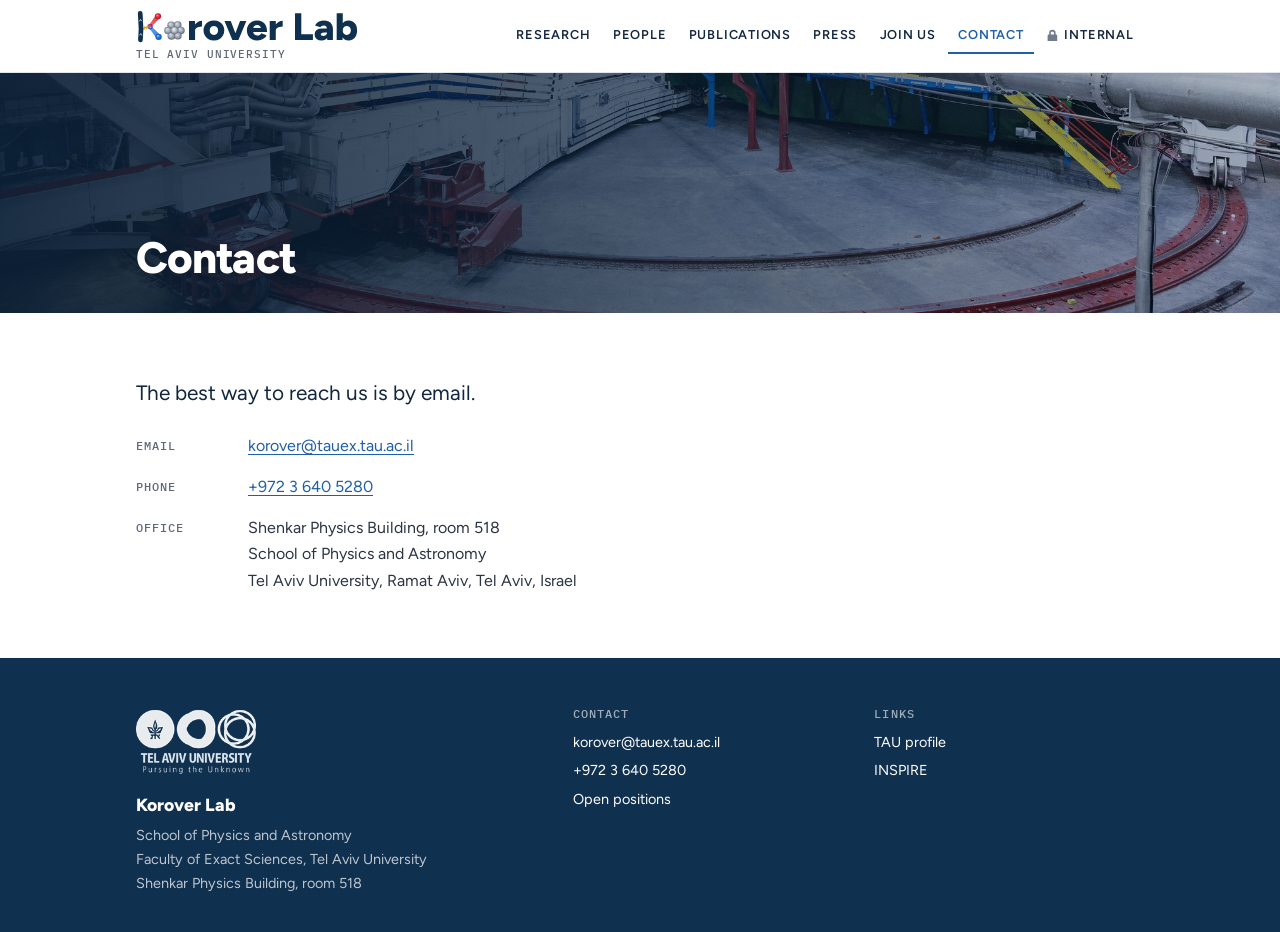
<file: contact.html>
<!doctype html>
<html lang="en">
<head>
  <meta charset="utf-8">
  <meta name="viewport" content="width=device-width, initial-scale=1">
  <title>Contact · Korover Lab</title>
  <meta name="description" content="How to reach the Korover Lab at Tel Aviv University.">
  <link rel="canonical" href="https://tom-bleher.github.io/koroverlab/contact.html">
  <meta property="og:type" content="website">
  <meta property="og:site_name" content="Korover Lab">
  <meta property="og:title" content="Contact · Korover Lab">
  <meta property="og:description" content="How to reach the Korover Lab at Tel Aviv University.">
  <meta property="og:url" content="https://tom-bleher.github.io/koroverlab/contact.html">
  <meta property="og:image" content="https://tom-bleher.github.io/koroverlab/assets/images/og.jpg">
  <meta name="twitter:card" content="summary_large_image">
  <link rel="icon" href="assets/images/logo-mark.svg" type="image/svg+xml">
  <link rel="icon" type="image/png" href="assets/images/favicon.png">
  <link rel="apple-touch-icon" href="assets/images/apple-touch-icon.png">
  <link rel="stylesheet" href="style.css">
  <link rel="preconnect" href="https://fonts.googleapis.com">
  <link rel="preconnect" href="https://fonts.gstatic.com" crossorigin>
  <link rel="stylesheet" href="https://fonts.googleapis.com/css2?family=Figtree:ital,wght@0,400;0,500;0,600;0,700;0,800;1,400;1,600&amp;family=IBM+Plex+Mono:wght@400;500&amp;display=swap">
  <script src="site.js" defer></script>
</head>
<body>
<a class="skip" href="#main">Skip to content</a>

<header class="site-header">
  <div class="wrap">
    <a class="brand" href="index.html"><img src="assets/images/logo-wordmark-line.svg" alt="Korover Lab" width="2870" height="420"><small>Tel Aviv University</small></a>
    <button class="menu-toggle" type="button" aria-expanded="false" aria-controls="nav">Menu</button>
    <nav class="site-nav" id="nav" aria-label="Main">
      <a href="research.html">Research</a>
      <a href="people.html">People</a>
      <a href="publications.html">Publications</a>
      <a href="press.html">Press</a>
      <a href="join.html">Join Us</a>
      <a href="contact.html" aria-current="page">Contact</a>
      <a href="internal.html"><svg viewBox="0 0 16 16" aria-hidden="true"><path fill="currentColor" d="M4 7V5a4 4 0 1 1 8 0v2h.5A1.5 1.5 0 0 1 14 8.5v6a1.5 1.5 0 0 1-1.5 1.5h-9A1.5 1.5 0 0 1 2 14.5v-6A1.5 1.5 0 0 1 3.5 7H4Zm2 0h4V5a2 2 0 1 0-4 0v2Z"/></svg>Internal</a>
    </nav>
  </div>
</header>

<main id="main">
<div class="banner">
  <img src="assets/images/photo-hall-c-2026.jpg" alt="" width="2048" height="1335" style="object-position: 50% 78%">
  <div class="wrap"><h1>Contact</h1></div>
</div>
  <section class="wrap section" aria-label="Contact">
    <div class="content">
      <div class="prose">
          <p class="intro">The best way to reach us is by email.</p>
          <dl class="contact">
            <dt>Email</dt><dd><a href="mailto:korover@tauex.tau.ac.il">korover@tauex.tau.ac.il</a></dd>
            <dt>Phone</dt><dd><a href="tel:+97236405280">+972 3 640 5280</a></dd>
            <dt>Office</dt><dd>Shenkar Physics Building, room 518<br>School of Physics and Astronomy<br>Tel Aviv University, Ramat Aviv, Tel Aviv, Israel</dd>
          </dl>
      </div>
    </div>
  </section>
</main>

<footer class="site-footer">
  <div class="wrap">
    <div>
      <a href="https://en-exact-sciences.tau.ac.il/physics"><img class="tau" src="assets/images/tau-logo.png" alt="Tel Aviv University" width="190" height="108" loading="lazy"></a>
      <p><span class="name">Korover Lab</span>School of Physics and Astronomy<br>Faculty of Exact Sciences, Tel Aviv University<br>Shenkar Physics Building, room 518</p>
    </div>
    <div>
      <h2>Contact</h2>
      <ul>
        <li><a href="mailto:korover@tauex.tau.ac.il">korover@tauex.tau.ac.il</a></li>
        <li><a href="tel:+97236405280">+972 3 640 5280</a></li>
        <li><a href="join.html">Open positions</a></li>
      </ul>
    </div>
    <div>
      <h2>Links</h2>
      <ul>
        <li><a href="https://english.tau.ac.il/profile/igorkoro">TAU profile</a></li>
        <li><a href="https://inspirehep.net/literature?q=a%20Korover%2C%20I&amp;sort=mostrecent">INSPIRE</a></li>
      </ul>
    </div>
  </div>
</footer>

</body>
</html>
</file>
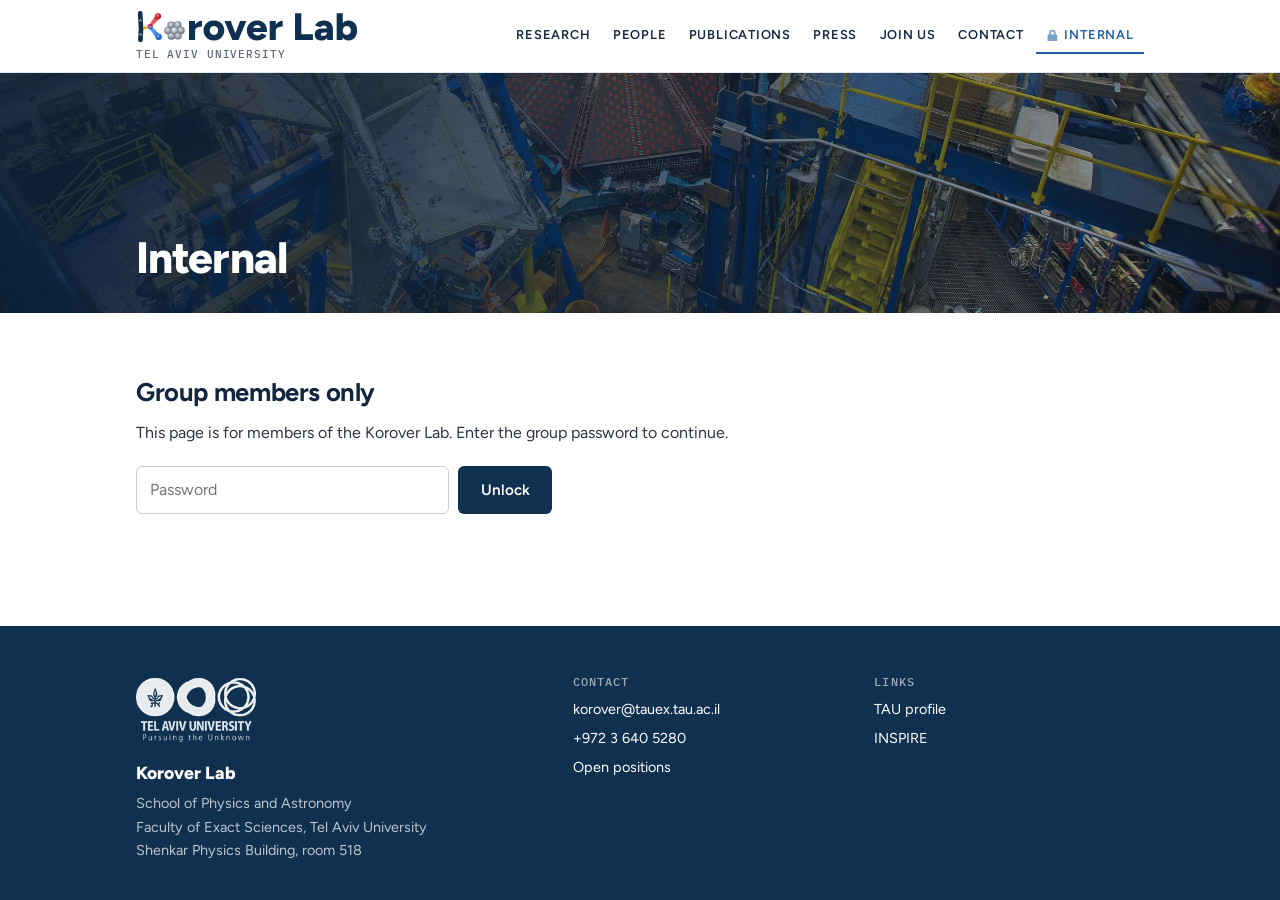
<file: internal.html>
<!doctype html>
<html lang="en">
<head>
  <meta charset="utf-8">
  <meta name="viewport" content="width=device-width, initial-scale=1">
  <title>Internal · Korover Lab</title>
  <meta name="description" content="Korover Lab internal page.">
  <meta name="robots" content="noindex">
  <link rel="canonical" href="https://tom-bleher.github.io/koroverlab/internal.html">
  <meta property="og:type" content="website">
  <meta property="og:site_name" content="Korover Lab">
  <meta property="og:title" content="Internal · Korover Lab">
  <meta property="og:description" content="Korover Lab internal page.">
  <meta property="og:url" content="https://tom-bleher.github.io/koroverlab/internal.html">
  <meta property="og:image" content="https://tom-bleher.github.io/koroverlab/assets/images/og.jpg">
  <meta name="twitter:card" content="summary_large_image">
  <link rel="icon" href="assets/images/logo-mark.svg" type="image/svg+xml">
  <link rel="icon" type="image/png" href="assets/images/favicon.png">
  <link rel="apple-touch-icon" href="assets/images/apple-touch-icon.png">
  <link rel="stylesheet" href="style.css">
  <link rel="preconnect" href="https://fonts.googleapis.com">
  <link rel="preconnect" href="https://fonts.gstatic.com" crossorigin>
  <link rel="stylesheet" href="https://fonts.googleapis.com/css2?family=Figtree:ital,wght@0,400;0,500;0,600;0,700;0,800;1,400;1,600&amp;family=IBM+Plex+Mono:wght@400;500&amp;display=swap">
  <script src="site.js" defer></script>
  <script src="internal.js" defer></script>
</head>
<body>
<a class="skip" href="#main">Skip to content</a>

<header class="site-header">
  <div class="wrap">
    <a class="brand" href="index.html"><img src="assets/images/logo-wordmark-line.svg" alt="Korover Lab" width="2870" height="420"><small>Tel Aviv University</small></a>
    <button class="menu-toggle" type="button" aria-expanded="false" aria-controls="nav">Menu</button>
    <nav class="site-nav" id="nav" aria-label="Main">
      <a href="research.html">Research</a>
      <a href="people.html">People</a>
      <a href="publications.html">Publications</a>
      <a href="press.html">Press</a>
      <a href="join.html">Join Us</a>
      <a href="contact.html">Contact</a>
      <a href="internal.html" aria-current="page"><svg viewBox="0 0 16 16" aria-hidden="true"><path fill="currentColor" d="M4 7V5a4 4 0 1 1 8 0v2h.5A1.5 1.5 0 0 1 14 8.5v6a1.5 1.5 0 0 1-1.5 1.5h-9A1.5 1.5 0 0 1 2 14.5v-6A1.5 1.5 0 0 1 3.5 7H4Zm2 0h4V5a2 2 0 1 0-4 0v2Z"/></svg>Internal</a>
    </nav>
  </div>
</header>

<main id="main">
<div class="banner">
  <img src="assets/images/photo-hall-b-clas12.jpg" alt="" width="2400" height="1600" style="object-position: 80% 75%">
  <div class="wrap"><h1>Internal</h1></div>
</div>
  <section class="wrap section" aria-label="Internal">
    <div class="content">
      <div id="locked">
        <h2>Group members only</h2>
        <p>This page is for members of the Korover Lab. Enter the group password to continue.</p>
        <form class="unlock" id="unlock">
          <label class="sr-only" for="pw">Password</label>
          <input id="pw" type="password" autocomplete="current-password" placeholder="Password" required>
          <button class="btn" type="submit">Unlock</button>
          <p class="error" id="pw-error" hidden>Wrong password.</p>
        </form>
      </div>
      <div id="unlocked" hidden></div>
      <script type="application/json" id="sealed">{"iterations":600000,"salt":"fdxGi+CqD7dbbILU6/ZfWw==","iv":"fQghSK/ppEXVHgg8","data":"7srd9k8x0QwITbNBLvjJ6AfRfIawYGDsCSknMXw3nhpvIy8/CdEEatpAiHnbNGKowrAjcVc5DdXkiBCkUzHkHsA94gA4T8qp7u1uB/EK2brSUepfyLM5GpDszkQFjIadHAwJxjzAu5TugR4ip84nyko1K/o3kvHWn/z+Dmnh1l7yNwmuKBAhVQ14nzEMfnIV8FywnAof7roqzdtxEiN6L7tQBZfGHR9cvYi9WMoF2nmnPXzVA90s3GgKENvuXA+yQX+g4OQgmD7QawGX2vTHBT7UAbJm+/RUV28q1p2X3PSJXALmY+Hrybl7kvb51CMuruKjyunLheeWlujINdFSX8IRIJ9Tt3hlrLLHlgkRhb3KBamLzvBEZ4QKjOY2Iylduh7pkBJhAoazlBHCZwYnN2VvTwVTNQ+3PRjeekMtA2yw/AQNv7XXprahl+oTxZN9av+o4PWp4wsApL1U1ViPRYVdOjaGUBajsYs0EWZqBxKPtNNZQJfOC1Fo0s82niyYWbE3AiTCHbeC+cCvJxIg3NOZ8GnJC5Rh6g+7yVMgNO0bTETQf5eVpQ03fFXEW4UGh6ouuZoOzMovVd8/wxITskqhtpNmqrFMawH/vCbm62YecaSUa7aoA9xojruJ89DeEpkxa4dlA5k6e+70AbO4FB2FLBGyo1QTQJ0SBFNIl+ddXnQog7goCbi9j8IMwr96z2HwDL0lhEw82ft0VJmu1oZiXiMbf95+250jB8VGP6wV08VYU7mfPfk4S9EYJxe9Sl92NDyMjR0m4PYgbxEE/[base64]/1lzjqiTdzwByN1nlUx2q3FUXdTa+ylx8/x68lTzOpPQ+YrB1cOGH/LHZHEFscoNYwaywfl7etqdiiBWTCnOHPC2SwnB87SYRhsFspeSxGz9oLZyDol9RSGKbnaSHJdq+TmJ14LcXfGelSNapMHrhKc9cBcosNLt6FH4TIHbgUrGS84+OTkRgPHYhBMa6f0P83xhQ=="}</script>
    </div>
  </section>
</main>

<footer class="site-footer">
  <div class="wrap">
    <div>
      <a href="https://en-exact-sciences.tau.ac.il/physics"><img class="tau" src="assets/images/tau-logo.png" alt="Tel Aviv University" width="190" height="108" loading="lazy"></a>
      <p><span class="name">Korover Lab</span>School of Physics and Astronomy<br>Faculty of Exact Sciences, Tel Aviv University<br>Shenkar Physics Building, room 518</p>
    </div>
    <div>
      <h2>Contact</h2>
      <ul>
        <li><a href="mailto:korover@tauex.tau.ac.il">korover@tauex.tau.ac.il</a></li>
        <li><a href="tel:+97236405280">+972 3 640 5280</a></li>
        <li><a href="join.html">Open positions</a></li>
      </ul>
    </div>
    <div>
      <h2>Links</h2>
      <ul>
        <li><a href="https://english.tau.ac.il/profile/igorkoro">TAU profile</a></li>
        <li><a href="https://inspirehep.net/literature?q=a%20Korover%2C%20I&amp;sort=mostrecent">INSPIRE</a></li>
      </ul>
    </div>
  </div>
</footer>

</body>
</html>
</file>
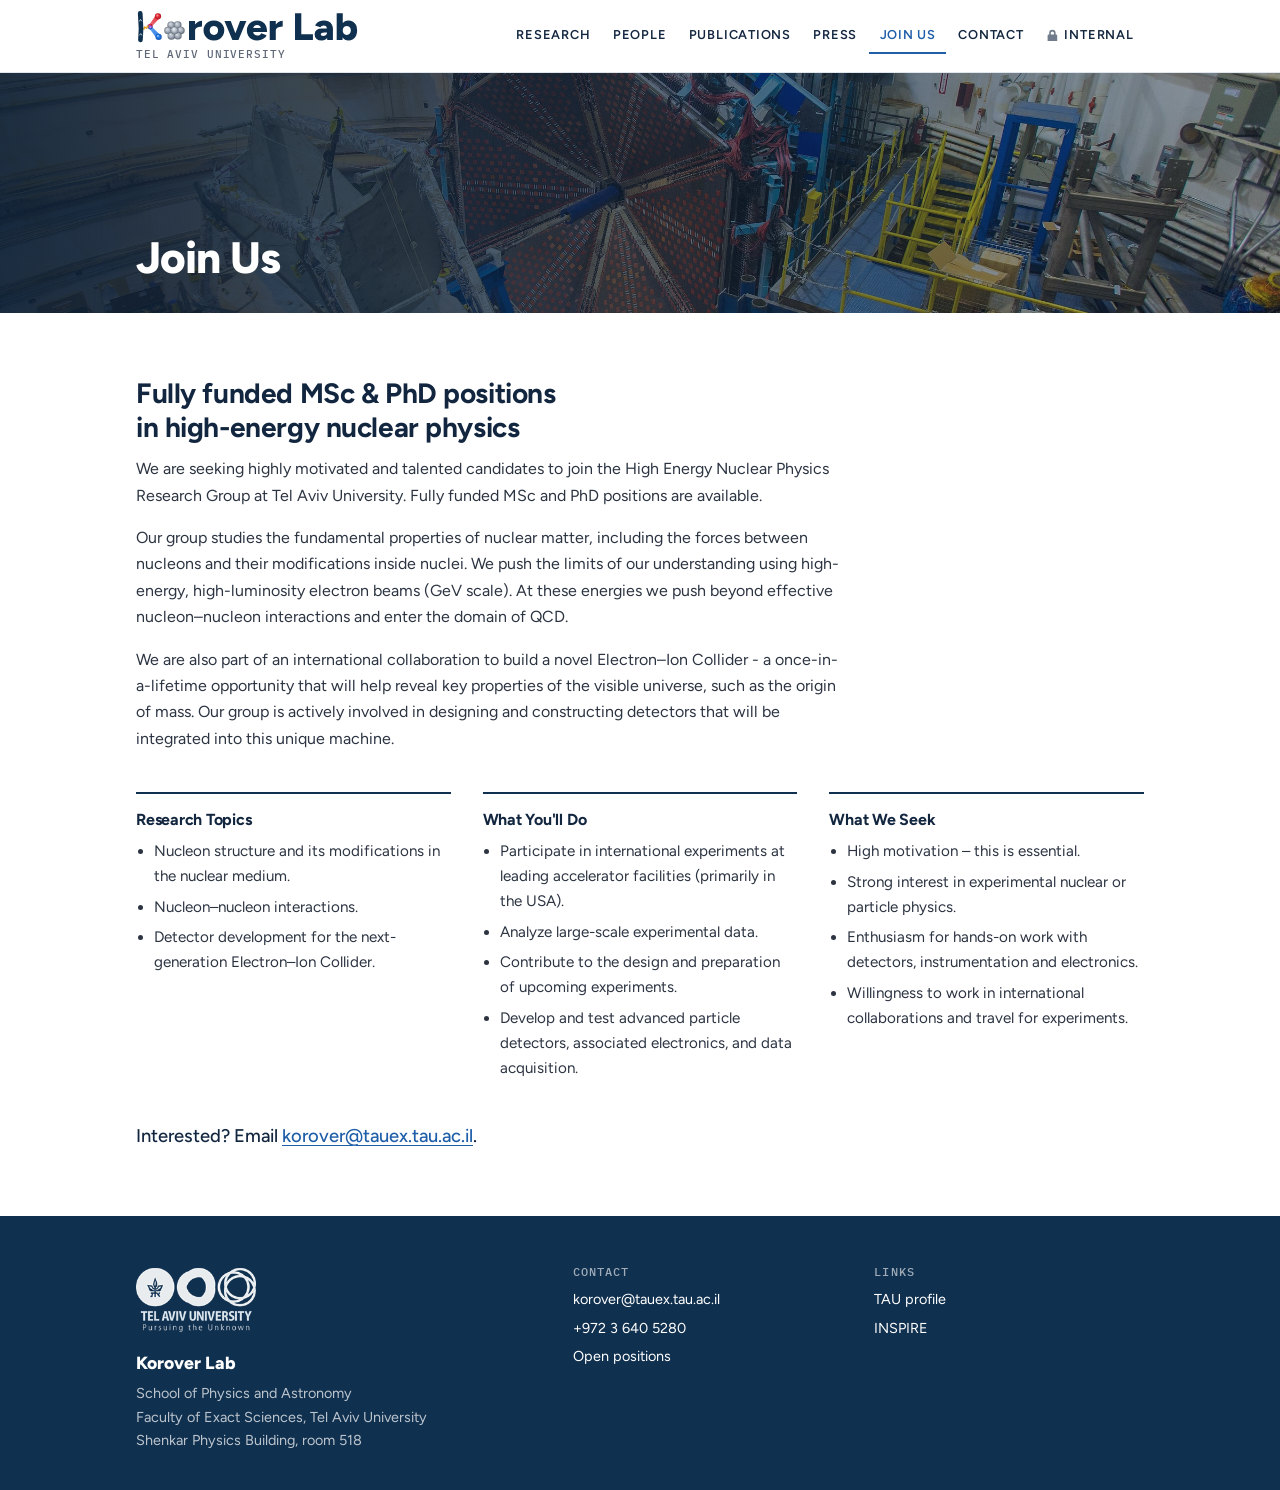
<file: join.html>
<!doctype html>
<html lang="en">
<head>
  <meta charset="utf-8">
  <meta name="viewport" content="width=device-width, initial-scale=1">
  <title>Join Us · Korover Lab</title>
  <meta name="description" content="Fully funded MSc and PhD positions in experimental nuclear physics at Tel Aviv University.">
  <link rel="canonical" href="https://tom-bleher.github.io/koroverlab/join.html">
  <meta property="og:type" content="website">
  <meta property="og:site_name" content="Korover Lab">
  <meta property="og:title" content="Join Us · Korover Lab">
  <meta property="og:description" content="Fully funded MSc and PhD positions in experimental nuclear physics at Tel Aviv University.">
  <meta property="og:url" content="https://tom-bleher.github.io/koroverlab/join.html">
  <meta property="og:image" content="https://tom-bleher.github.io/koroverlab/assets/images/og.jpg">
  <meta name="twitter:card" content="summary_large_image">
  <link rel="icon" href="assets/images/logo-mark.svg" type="image/svg+xml">
  <link rel="icon" type="image/png" href="assets/images/favicon.png">
  <link rel="apple-touch-icon" href="assets/images/apple-touch-icon.png">
  <link rel="stylesheet" href="style.css">
  <link rel="preconnect" href="https://fonts.googleapis.com">
  <link rel="preconnect" href="https://fonts.gstatic.com" crossorigin>
  <link rel="stylesheet" href="https://fonts.googleapis.com/css2?family=Figtree:ital,wght@0,400;0,500;0,600;0,700;0,800;1,400;1,600&amp;family=IBM+Plex+Mono:wght@400;500&amp;display=swap">
  <script src="site.js" defer></script>
</head>
<body>
<a class="skip" href="#main">Skip to content</a>

<header class="site-header">
  <div class="wrap">
    <a class="brand" href="index.html"><img src="assets/images/logo-wordmark-line.svg" alt="Korover Lab" width="2870" height="420"><small>Tel Aviv University</small></a>
    <button class="menu-toggle" type="button" aria-expanded="false" aria-controls="nav">Menu</button>
    <nav class="site-nav" id="nav" aria-label="Main">
      <a href="research.html">Research</a>
      <a href="people.html">People</a>
      <a href="publications.html">Publications</a>
      <a href="press.html">Press</a>
      <a href="join.html" aria-current="page">Join Us</a>
      <a href="contact.html">Contact</a>
      <a href="internal.html"><svg viewBox="0 0 16 16" aria-hidden="true"><path fill="currentColor" d="M4 7V5a4 4 0 1 1 8 0v2h.5A1.5 1.5 0 0 1 14 8.5v6a1.5 1.5 0 0 1-1.5 1.5h-9A1.5 1.5 0 0 1 2 14.5v-6A1.5 1.5 0 0 1 3.5 7H4Zm2 0h4V5a2 2 0 1 0-4 0v2Z"/></svg>Internal</a>
    </nav>
  </div>
</header>

<main id="main">
<div class="banner">
  <img src="assets/images/photo-hall-b-clas12.jpg" alt="" width="2400" height="1600" style="object-position: 50% 42%">
  <div class="wrap"><h1>Join Us</h1></div>
</div>
  <section class="wrap section" aria-label="Open positions">
    <div class="content">
      <div class="prose">
        <h2>Fully funded MSc &amp; PhD positions in high-energy nuclear physics</h2>
        <p>We are seeking highly motivated and talented candidates to join the High Energy Nuclear Physics Research Group at Tel Aviv University. Fully funded MSc and PhD positions are available.</p>
        <p>Our group studies the fundamental properties of nuclear matter, including the forces between nucleons and their modifications inside nuclei. We push the limits of our understanding using high-energy, high-luminosity electron beams (GeV scale). At these energies we push beyond effective nucleon–nucleon interactions and enter the domain of QCD.</p>
        <p>We are also part of an international collaboration to build a novel Electron–Ion Collider - a once-in-a-lifetime opportunity that will help reveal key properties of the visible universe, such as the origin of mass. Our group is actively involved in designing and constructing detectors that will be integrated into this unique machine.</p>
      </div>
      <div class="trio">
        <div>
          <h3>Research Topics</h3>
          <ul>
        <li>Nucleon structure and its modifications in the nuclear medium.</li>
        <li>Nucleon–nucleon interactions.</li>
        <li>Detector development for the next-generation Electron–Ion Collider.</li>
          </ul>
        </div>
        <div>
          <h3>What You'll Do</h3>
          <ul>
        <li>Participate in international experiments at leading accelerator facilities (primarily in the USA).</li>
        <li>Analyze large-scale experimental data.</li>
        <li>Contribute to the design and preparation of upcoming experiments.</li>
        <li>Develop and test advanced particle detectors, associated electronics, and data acquisition.</li>
          </ul>
        </div>
        <div>
          <h3>What We Seek</h3>
          <ul>
        <li>High motivation – this is essential.</li>
        <li>Strong interest in experimental nuclear or particle physics.</li>
        <li>Enthusiasm for hands-on work with detectors, instrumentation and electronics.</li>
        <li>Willingness to work in international collaborations and travel for experiments.</li>
          </ul>
        </div>
      </div>
      <p class="apply">Interested? Email <a href="mailto:korover@tauex.tau.ac.il?subject=MSc%2FPhD%20position">korover@tauex.tau.ac.il</a>.</p>
    </div>
  </section>
</main>

<footer class="site-footer">
  <div class="wrap">
    <div>
      <a href="https://en-exact-sciences.tau.ac.il/physics"><img class="tau" src="assets/images/tau-logo.png" alt="Tel Aviv University" width="190" height="108" loading="lazy"></a>
      <p><span class="name">Korover Lab</span>School of Physics and Astronomy<br>Faculty of Exact Sciences, Tel Aviv University<br>Shenkar Physics Building, room 518</p>
    </div>
    <div>
      <h2>Contact</h2>
      <ul>
        <li><a href="mailto:korover@tauex.tau.ac.il">korover@tauex.tau.ac.il</a></li>
        <li><a href="tel:+97236405280">+972 3 640 5280</a></li>
        <li><a href="join.html">Open positions</a></li>
      </ul>
    </div>
    <div>
      <h2>Links</h2>
      <ul>
        <li><a href="https://english.tau.ac.il/profile/igorkoro">TAU profile</a></li>
        <li><a href="https://inspirehep.net/literature?q=a%20Korover%2C%20I&amp;sort=mostrecent">INSPIRE</a></li>
      </ul>
    </div>
  </div>
</footer>

</body>
</html>
</file>
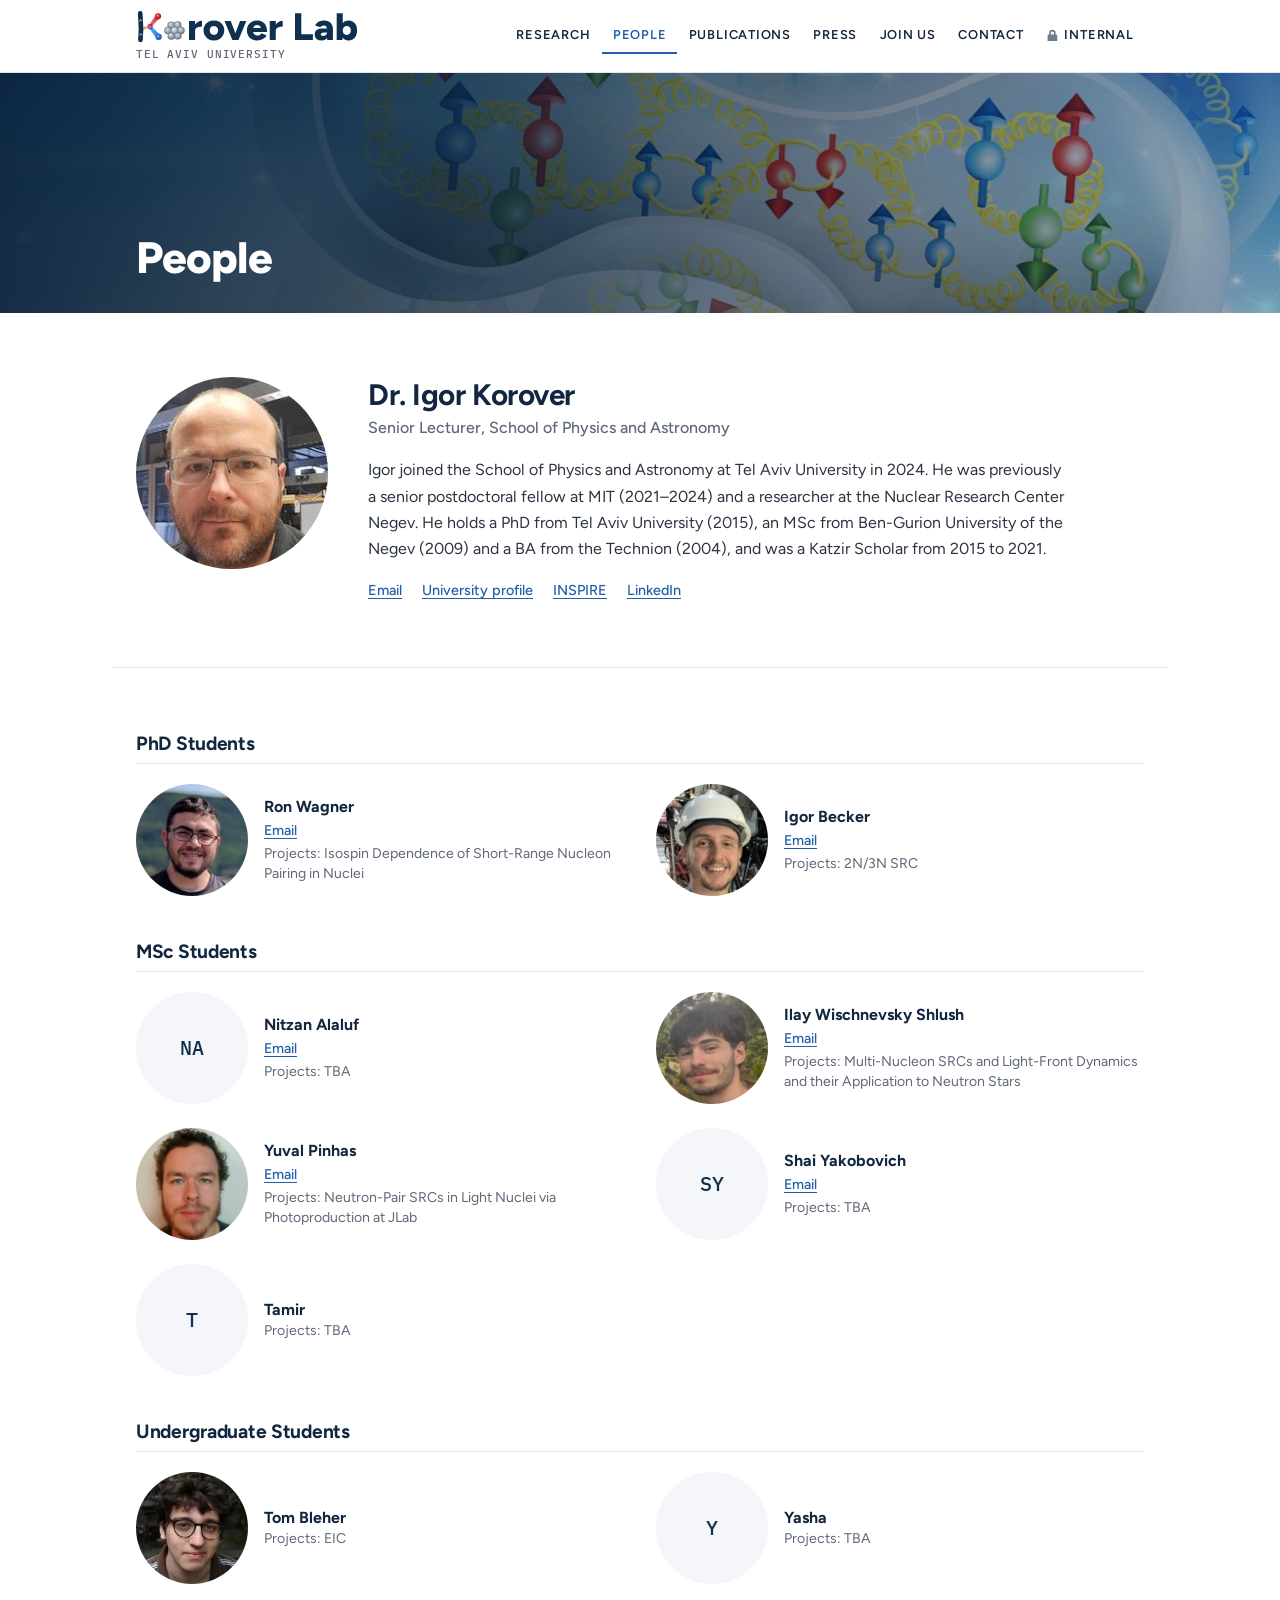
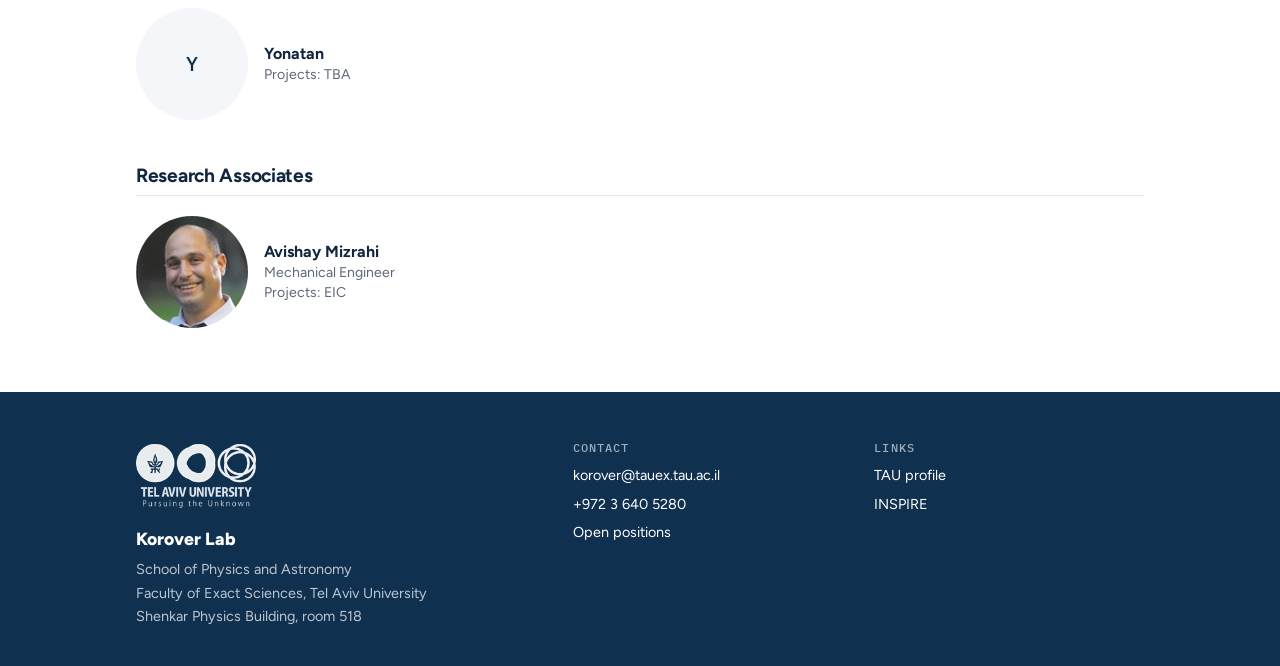
<file: people.html>
<!doctype html>
<html lang="en">
<head>
  <meta charset="utf-8">
  <meta name="viewport" content="width=device-width, initial-scale=1">
  <title>People · Korover Lab</title>
  <meta name="description" content="Members of the Korover Lab at Tel Aviv University.">
  <link rel="canonical" href="https://tom-bleher.github.io/koroverlab/people.html">
  <meta property="og:type" content="website">
  <meta property="og:site_name" content="Korover Lab">
  <meta property="og:title" content="People · Korover Lab">
  <meta property="og:description" content="Members of the Korover Lab at Tel Aviv University.">
  <meta property="og:url" content="https://tom-bleher.github.io/koroverlab/people.html">
  <meta property="og:image" content="https://tom-bleher.github.io/koroverlab/assets/images/og.jpg">
  <meta name="twitter:card" content="summary_large_image">
  <link rel="icon" href="assets/images/logo-mark.svg" type="image/svg+xml">
  <link rel="icon" type="image/png" href="assets/images/favicon.png">
  <link rel="apple-touch-icon" href="assets/images/apple-touch-icon.png">
  <link rel="stylesheet" href="style.css">
  <link rel="preconnect" href="https://fonts.googleapis.com">
  <link rel="preconnect" href="https://fonts.gstatic.com" crossorigin>
  <link rel="stylesheet" href="https://fonts.googleapis.com/css2?family=Figtree:ital,wght@0,400;0,500;0,600;0,700;0,800;1,400;1,600&amp;family=IBM+Plex+Mono:wght@400;500&amp;display=swap">
  <script src="site.js" defer></script>
</head>
<body>
<a class="skip" href="#main">Skip to content</a>

<header class="site-header">
  <div class="wrap">
    <a class="brand" href="index.html"><img src="assets/images/logo-wordmark-line.svg" alt="Korover Lab" width="2870" height="420"><small>Tel Aviv University</small></a>
    <button class="menu-toggle" type="button" aria-expanded="false" aria-controls="nav">Menu</button>
    <nav class="site-nav" id="nav" aria-label="Main">
      <a href="research.html">Research</a>
      <a href="people.html" aria-current="page">People</a>
      <a href="publications.html">Publications</a>
      <a href="press.html">Press</a>
      <a href="join.html">Join Us</a>
      <a href="contact.html">Contact</a>
      <a href="internal.html"><svg viewBox="0 0 16 16" aria-hidden="true"><path fill="currentColor" d="M4 7V5a4 4 0 1 1 8 0v2h.5A1.5 1.5 0 0 1 14 8.5v6a1.5 1.5 0 0 1-1.5 1.5h-9A1.5 1.5 0 0 1 2 14.5v-6A1.5 1.5 0 0 1 3.5 7H4Zm2 0h4V5a2 2 0 1 0-4 0v2Z"/></svg>Internal</a>
    </nav>
  </div>
</header>

<main id="main">
<div class="banner">
  <img src="assets/images/art-emc-nucleons.jpg" alt="" width="1280" height="770">
  <div class="wrap"><h1>People</h1></div>
</div>
  <section class="wrap section" aria-label="Principal Investigator">
    <div class="content">
      <div class="person">
        <img src="assets/images/igor-korover.jpg" alt="Dr. Igor Korover" width="200" height="200">
        <div>
          <h2>Dr. Igor Korover</h2>
          <p class="role">Senior Lecturer, School of Physics and Astronomy</p>
          <p>Igor joined the School of Physics and Astronomy at Tel Aviv University in 2024. He was previously a senior postdoctoral fellow at MIT (2021–2024) and a researcher at the Nuclear Research Center Negev. He holds a PhD from Tel Aviv University (2015), an MSc from Ben-Gurion University of the Negev (2009) and a BA from the Technion (2004), and was a Katzir Scholar from 2015 to 2021.</p>
          <ul class="links">
            <li><a href="mailto:korover@tauex.tau.ac.il">Email</a></li>
            <li><a href="https://english.tau.ac.il/profile/igorkoro">University profile</a></li>
            <li><a href="https://inspirehep.net/literature?q=a%20Korover%2C%20I&amp;sort=mostrecent">INSPIRE</a></li>
            <li><a href="https://www.linkedin.com/in/igor-korover-88603567/">LinkedIn</a></li>
          </ul>
        </div>
      </div>
    </div>
  </section>
  <section class="wrap section" aria-label="Team">
    <div class="content">
      <div class="group">
        <h2>PhD Students</h2>
        <ul class="members">
          <li><img src="assets/images/ron-wagner.jpg" alt="" width="228" height="228" loading="lazy"><div><b>Ron Wagner</b><a class="mail" href="mailto:rw.tavor111@gmail.com" title="rw.tavor111@gmail.com">Email</a><span>Projects: Isospin Dependence of Short-Range Nucleon Pairing in Nuclei</span></div></li>
          <li><img src="assets/images/igor-becker.jpg" alt="" width="228" height="228" loading="lazy"><div><b>Igor Becker</b><a class="mail" href="mailto:igorparshkin@tauex.tau.ac.il" title="igorparshkin@tauex.tau.ac.il">Email</a><span>Projects: 2N/3N SRC</span></div></li>
        </ul>
      </div>
      <div class="group">
        <h2>MSc Students</h2>
        <ul class="members">
          <li><span class="photo" aria-hidden="true">NA</span><div><b>Nitzan Alaluf</b><a class="mail" href="mailto:nitzanalaluf@mail.tau.ac.il" title="nitzanalaluf@mail.tau.ac.il">Email</a><span>Projects: TBA</span></div></li>
          <li><img src="assets/images/ilay-wischnevsky-shlush.jpg" alt="" width="228" height="228" loading="lazy"><div><b>Ilay Wischnevsky Shlush</b><a class="mail" href="mailto:ilayw1@mail.tau.ac.il" title="ilayw1@mail.tau.ac.il">Email</a><span>Projects: Multi-Nucleon SRCs and Light-Front Dynamics and their Application to Neutron Stars</span></div></li>
          <li><img src="assets/images/yuval-pinhas.jpg" alt="" width="228" height="228" loading="lazy"><div><b>Yuval Pinhas</b><a class="mail" href="mailto:yuvalpinhas@mail.tau.ac.il" title="yuvalpinhas@mail.tau.ac.il">Email</a><span>Projects: Neutron-Pair SRCs in Light Nuclei via Photoproduction at JLab</span></div></li>
          <li><span class="photo" aria-hidden="true">SY</span><div><b>Shai Yakobovich</b><a class="mail" href="mailto:shaiy@mail.tau.ac.il" title="shaiy@mail.tau.ac.il">Email</a><span>Projects: TBA</span></div></li>
          <li><span class="photo" aria-hidden="true">T</span><div><b>Tamir</b><span>Projects: TBA</span></div></li>
        </ul>
      </div>
      <div class="group">
        <h2>Undergraduate Students</h2>
        <ul class="members">
          <li><img src="assets/images/tom-bleher.jpg" alt="" width="180" height="180" loading="lazy"><div><b>Tom Bleher</b><span>Projects: EIC</span></div></li>
          <li><span class="photo" aria-hidden="true">Y</span><div><b>Yasha</b><span>Projects: TBA</span></div></li>
          <li><span class="photo" aria-hidden="true">Y</span><div><b>Yonatan</b><span>Projects: TBA</span></div></li>
        </ul>
      </div>
      <div class="group">
        <h2>Research Associates</h2>
        <ul class="members">
          <li><img src="assets/images/avishay-mizrahi.jpg" alt="" width="112" height="112" loading="lazy"><div><b>Avishay Mizrahi</b><span>Mechanical Engineer</span><span>Projects: EIC</span></div></li>
        </ul>
      </div>
    </div>
  </section>
</main>

<footer class="site-footer">
  <div class="wrap">
    <div>
      <a href="https://en-exact-sciences.tau.ac.il/physics"><img class="tau" src="assets/images/tau-logo.png" alt="Tel Aviv University" width="190" height="108" loading="lazy"></a>
      <p><span class="name">Korover Lab</span>School of Physics and Astronomy<br>Faculty of Exact Sciences, Tel Aviv University<br>Shenkar Physics Building, room 518</p>
    </div>
    <div>
      <h2>Contact</h2>
      <ul>
        <li><a href="mailto:korover@tauex.tau.ac.il">korover@tauex.tau.ac.il</a></li>
        <li><a href="tel:+97236405280">+972 3 640 5280</a></li>
        <li><a href="join.html">Open positions</a></li>
      </ul>
    </div>
    <div>
      <h2>Links</h2>
      <ul>
        <li><a href="https://english.tau.ac.il/profile/igorkoro">TAU profile</a></li>
        <li><a href="https://inspirehep.net/literature?q=a%20Korover%2C%20I&amp;sort=mostrecent">INSPIRE</a></li>
      </ul>
    </div>
  </div>
</footer>

</body>
</html>
</file>
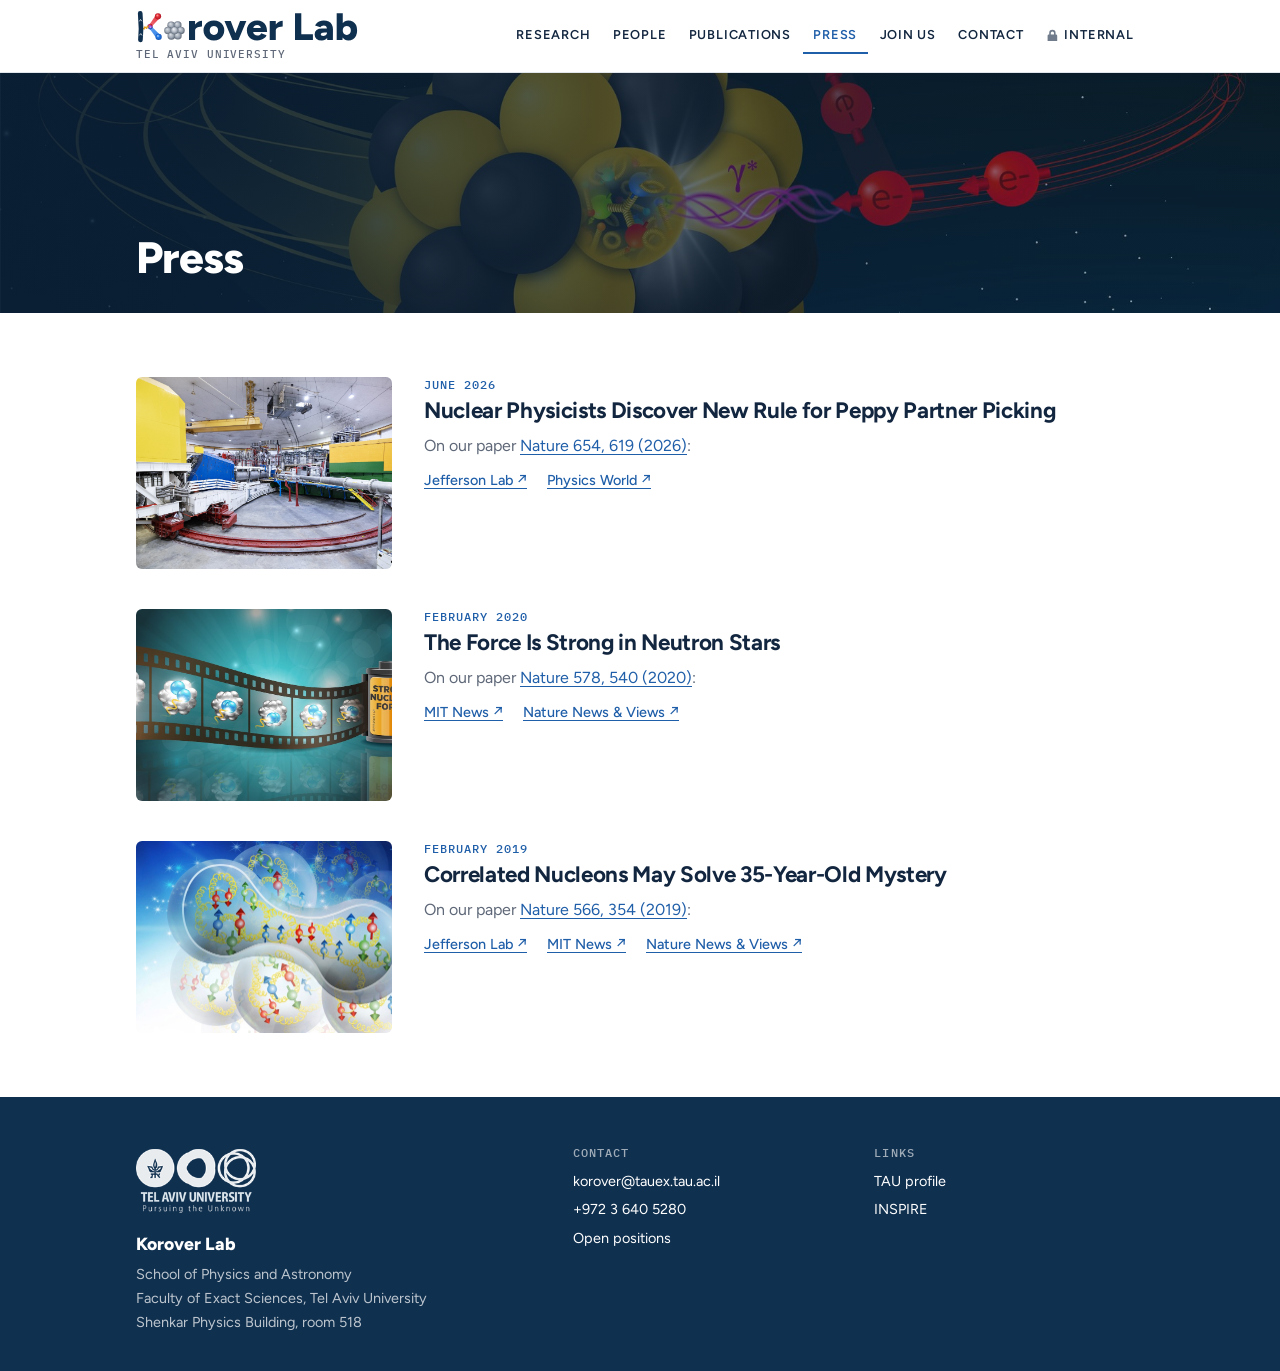
<file: press.html>
<!doctype html>
<html lang="en">
<head>
  <meta charset="utf-8">
  <meta name="viewport" content="width=device-width, initial-scale=1">
  <title>Press · Korover Lab</title>
  <meta name="description" content="Press coverage of the Korover Lab's research.">
  <link rel="canonical" href="https://tom-bleher.github.io/koroverlab/press.html">
  <meta property="og:type" content="website">
  <meta property="og:site_name" content="Korover Lab">
  <meta property="og:title" content="Press · Korover Lab">
  <meta property="og:description" content="Press coverage of the Korover Lab's research.">
  <meta property="og:url" content="https://tom-bleher.github.io/koroverlab/press.html">
  <meta property="og:image" content="https://tom-bleher.github.io/koroverlab/assets/images/og.jpg">
  <meta name="twitter:card" content="summary_large_image">
  <link rel="icon" href="assets/images/logo-mark.svg" type="image/svg+xml">
  <link rel="icon" type="image/png" href="assets/images/favicon.png">
  <link rel="apple-touch-icon" href="assets/images/apple-touch-icon.png">
  <link rel="stylesheet" href="style.css">
  <link rel="preconnect" href="https://fonts.googleapis.com">
  <link rel="preconnect" href="https://fonts.gstatic.com" crossorigin>
  <link rel="stylesheet" href="https://fonts.googleapis.com/css2?family=Figtree:ital,wght@0,400;0,500;0,600;0,700;0,800;1,400;1,600&amp;family=IBM+Plex+Mono:wght@400;500&amp;display=swap">
  <script src="site.js" defer></script>
</head>
<body>
<a class="skip" href="#main">Skip to content</a>

<header class="site-header">
  <div class="wrap">
    <a class="brand" href="index.html"><img src="assets/images/logo-wordmark-line.svg" alt="Korover Lab" width="2870" height="420"><small>Tel Aviv University</small></a>
    <button class="menu-toggle" type="button" aria-expanded="false" aria-controls="nav">Menu</button>
    <nav class="site-nav" id="nav" aria-label="Main">
      <a href="research.html">Research</a>
      <a href="people.html">People</a>
      <a href="publications.html">Publications</a>
      <a href="press.html" aria-current="page">Press</a>
      <a href="join.html">Join Us</a>
      <a href="contact.html">Contact</a>
      <a href="internal.html"><svg viewBox="0 0 16 16" aria-hidden="true"><path fill="currentColor" d="M4 7V5a4 4 0 1 1 8 0v2h.5A1.5 1.5 0 0 1 14 8.5v6a1.5 1.5 0 0 1-1.5 1.5h-9A1.5 1.5 0 0 1 2 14.5v-6A1.5 1.5 0 0 1 3.5 7H4Zm2 0h4V5a2 2 0 1 0-4 0v2Z"/></svg>Internal</a>
    </nav>
  </div>
</header>

<main id="main">
<div class="banner">
  <img src="assets/images/art-eic-collision.jpg" alt="" width="1800" height="950">
  <div class="wrap"><h1>Press</h1></div>
</div>
  <section class="wrap section" aria-label="In the news">
    <div class="content">
      <ul class="press">
      <li>
        <img src="assets/images/photo-hall-c-2026.jpg" alt="The spectrometers of Hall C at Jefferson Lab" width="800" height="600" loading="lazy">
        <div>
          <time>June 2026</time>
          <h2>Nuclear Physicists Discover New Rule for Peppy Partner Picking</h2>
          <p>On our paper <a href="https://doi.org/10.1038/s41586-026-10616-2">Nature 654, 619 (2026)</a>:</p>
          <ul class="outlets">
            <li><a href="https://www.jlab.org/news/releases/nuclear-physicists-discover-new-rule-peppy-partner-picking">Jefferson Lab</a></li>
            <li><a href="https://physicsworld.com/a/nuclear-shells-govern-close-proton-neutron-partnerships/">Physics World</a></li>
          </ul>
        </div>
      </li>
      <li>
        <img src="assets/images/press-2020-nuclear-force.jpg" alt="The CLAS12 detector in Hall B at Jefferson Lab" width="800" height="600" loading="lazy">
        <div>
          <time>February 2020</time>
          <h2>The Force Is Strong in Neutron Stars</h2>
          <p>On our paper <a href="https://arxiv.org/abs/2004.11221">Nature 578, 540 (2020)</a>:</p>
          <ul class="outlets">
            <li><a href="https://news.mit.edu/2020/force-strong-neutron-stars-0226">MIT News</a></li>
            <li><a href="https://www.nature.com/articles/d41586-020-00469-8">Nature News &amp; Views</a></li>
          </ul>
        </div>
      </li>
      <li>
        <img src="assets/images/art-emc-nucleons.jpg" alt="Artist's view of two overlapping nucleons and their quarks and gluons" width="800" height="600" loading="lazy">
        <div>
          <time>February 2019</time>
          <h2>Correlated Nucleons May Solve 35-Year-Old Mystery</h2>
          <p>On our paper <a href="https://arxiv.org/abs/2004.12065">Nature 566, 354 (2019)</a>:</p>
          <ul class="outlets">
            <li><a href="https://www.jlab.org/news/releases/correlated-nucleons-may-solve-35-year-old-mystery">Jefferson Lab</a></li>
            <li><a href="https://news.mit.edu/2019/quark-speed-proton-neutron-pairs-0220">MIT News</a></li>
            <li><a href="https://www.nature.com/articles/d41586-019-00577-0">Nature News &amp; Views</a></li>
          </ul>
        </div>
      </li>
      </ul>
    </div>
  </section>
</main>

<footer class="site-footer">
  <div class="wrap">
    <div>
      <a href="https://en-exact-sciences.tau.ac.il/physics"><img class="tau" src="assets/images/tau-logo.png" alt="Tel Aviv University" width="190" height="108" loading="lazy"></a>
      <p><span class="name">Korover Lab</span>School of Physics and Astronomy<br>Faculty of Exact Sciences, Tel Aviv University<br>Shenkar Physics Building, room 518</p>
    </div>
    <div>
      <h2>Contact</h2>
      <ul>
        <li><a href="mailto:korover@tauex.tau.ac.il">korover@tauex.tau.ac.il</a></li>
        <li><a href="tel:+97236405280">+972 3 640 5280</a></li>
        <li><a href="join.html">Open positions</a></li>
      </ul>
    </div>
    <div>
      <h2>Links</h2>
      <ul>
        <li><a href="https://english.tau.ac.il/profile/igorkoro">TAU profile</a></li>
        <li><a href="https://inspirehep.net/literature?q=a%20Korover%2C%20I&amp;sort=mostrecent">INSPIRE</a></li>
      </ul>
    </div>
  </div>
</footer>

</body>
</html>
</file>
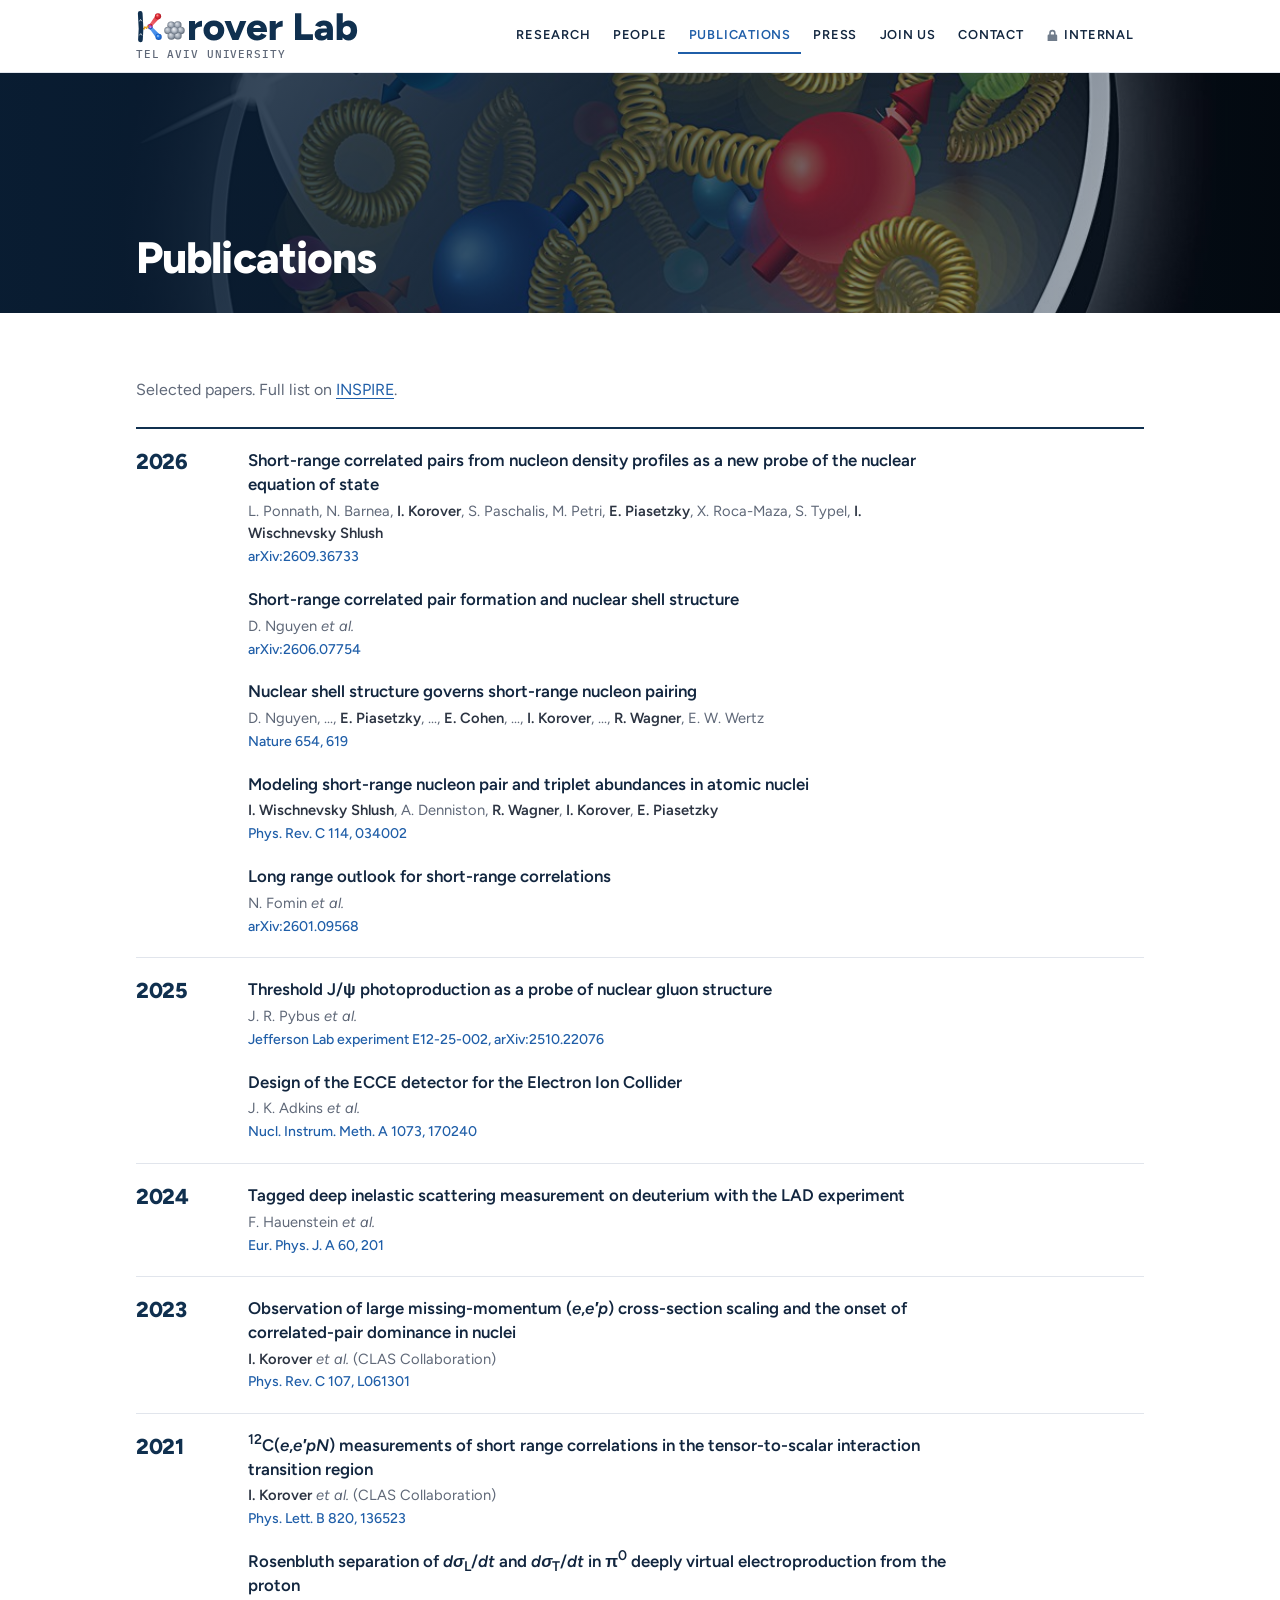
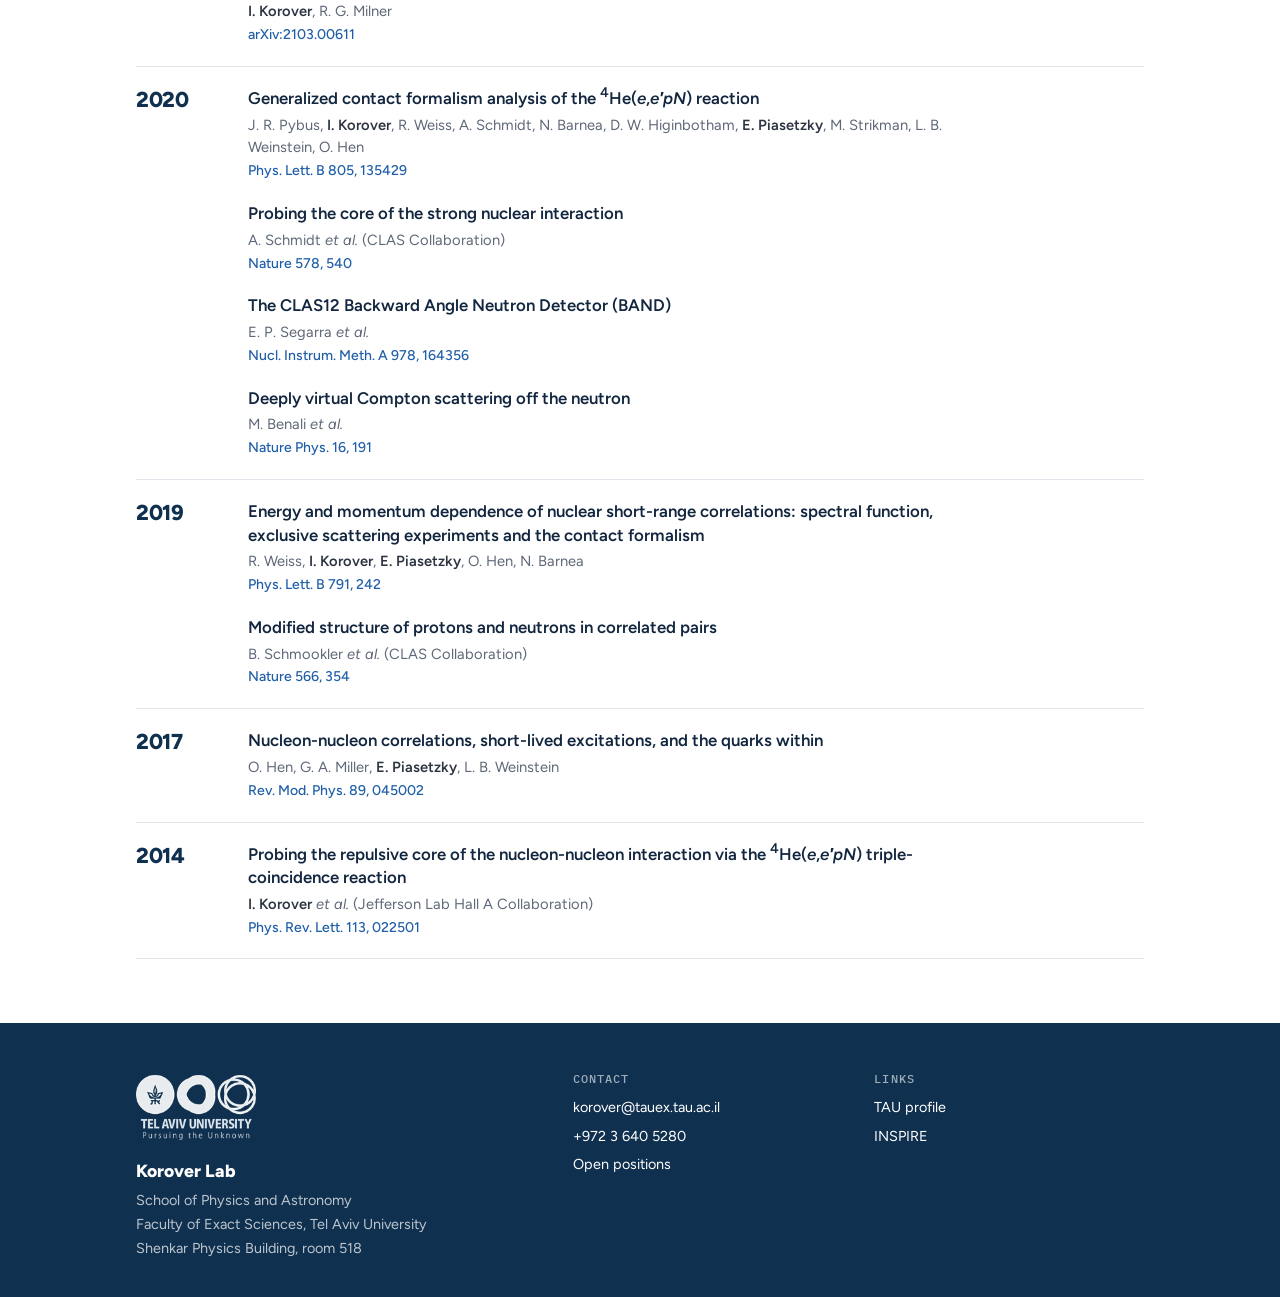
<file: publications.html>
<!doctype html>
<html lang="en">
<head>
  <meta charset="utf-8">
  <meta name="viewport" content="width=device-width, initial-scale=1">
  <title>Publications · Korover Lab</title>
  <meta name="description" content="Publications of the Korover Lab.">
  <link rel="canonical" href="https://tom-bleher.github.io/koroverlab/publications.html">
  <meta property="og:type" content="website">
  <meta property="og:site_name" content="Korover Lab">
  <meta property="og:title" content="Publications · Korover Lab">
  <meta property="og:description" content="Publications of the Korover Lab.">
  <meta property="og:url" content="https://tom-bleher.github.io/koroverlab/publications.html">
  <meta property="og:image" content="https://tom-bleher.github.io/koroverlab/assets/images/og.jpg">
  <meta name="twitter:card" content="summary_large_image">
  <link rel="icon" href="assets/images/logo-mark.svg" type="image/svg+xml">
  <link rel="icon" type="image/png" href="assets/images/favicon.png">
  <link rel="apple-touch-icon" href="assets/images/apple-touch-icon.png">
  <link rel="stylesheet" href="style.css">
  <link rel="preconnect" href="https://fonts.googleapis.com">
  <link rel="preconnect" href="https://fonts.gstatic.com" crossorigin>
  <link rel="stylesheet" href="https://fonts.googleapis.com/css2?family=Figtree:ital,wght@0,400;0,500;0,600;0,700;0,800;1,400;1,600&amp;family=IBM+Plex+Mono:wght@400;500&amp;display=swap">
  <script src="site.js" defer></script>
</head>
<body>
<a class="skip" href="#main">Skip to content</a>

<header class="site-header">
  <div class="wrap">
    <a class="brand" href="index.html"><img src="assets/images/logo-wordmark-line.svg" alt="Korover Lab" width="2870" height="420"><small>Tel Aviv University</small></a>
    <button class="menu-toggle" type="button" aria-expanded="false" aria-controls="nav">Menu</button>
    <nav class="site-nav" id="nav" aria-label="Main">
      <a href="research.html">Research</a>
      <a href="people.html">People</a>
      <a href="publications.html" aria-current="page">Publications</a>
      <a href="press.html">Press</a>
      <a href="join.html">Join Us</a>
      <a href="contact.html">Contact</a>
      <a href="internal.html"><svg viewBox="0 0 16 16" aria-hidden="true"><path fill="currentColor" d="M4 7V5a4 4 0 1 1 8 0v2h.5A1.5 1.5 0 0 1 14 8.5v6a1.5 1.5 0 0 1-1.5 1.5h-9A1.5 1.5 0 0 1 2 14.5v-6A1.5 1.5 0 0 1 3.5 7H4Zm2 0h4V5a2 2 0 1 0-4 0v2Z"/></svg>Internal</a>
    </nav>
  </div>
</header>

<main id="main">
<div class="banner">
  <img src="assets/images/art-gluon-springs.jpg" alt="" width="1200" height="1200">
  <div class="wrap"><h1>Publications</h1></div>
</div>
  <section class="wrap section" aria-label="Selected">
    <div class="content">
      <p class="pub-note">Selected papers. Full list on <a href="https://inspirehep.net/literature?q=a%20Korover%2C%20I&amp;sort=mostrecent">INSPIRE</a>.</p>
      <div class="pub-list">
    <!-- publications:start (rewritten by scripts/update_publications.py) -->
    <h2 class="pub-year">2026</h2>
    <ol class="pubs">
      <li>
        <b>Short-range correlated pairs from nucleon density profiles as a new probe of the nuclear equation of state</b><br>
        L. Ponnath, N. Barnea, <b>I. Korover</b>, S. Paschalis, M. Petri, <b>E. Piasetzky</b>, X. Roca-Maza, S. Typel, <b>I. Wischnevsky Shlush</b><br>
        <a href="https://arxiv.org/abs/2609.36733">arXiv:2609.36733</a>
      </li>
      <li>
        <b>Short-range correlated pair formation and nuclear shell structure</b><br>
        D. Nguyen <i>et al.</i><br>
        <a href="https://arxiv.org/abs/2606.07754">arXiv:2606.07754</a>
      </li>
      <li>
        <b>Nuclear shell structure governs short-range nucleon pairing</b><br>
        D. Nguyen, …, <b>E. Piasetzky</b>, …, <b>E. Cohen</b>, …, <b>I. Korover</b>, …, <b>R. Wagner</b>, E. W. Wertz<br>
        <a href="https://doi.org/10.1038/s41586-026-10616-2">Nature 654, 619</a>
      </li>
      <li>
        <b>Modeling short-range nucleon pair and triplet abundances in atomic nuclei</b><br>
        <b>I. Wischnevsky Shlush</b>, A. Denniston, <b>R. Wagner</b>, <b>I. Korover</b>, <b>E. Piasetzky</b><br>
        <a href="https://arxiv.org/abs/2512.14447">Phys. Rev. C 114, 034002</a>
      </li>
      <li>
        <b>Long range outlook for short-range correlations</b><br>
        N. Fomin <i>et al.</i><br>
        <a href="https://arxiv.org/abs/2601.09568">arXiv:2601.09568</a>
      </li>
    </ol>
    <h2 class="pub-year">2025</h2>
    <ol class="pubs">
      <li>
        <b>Threshold J/ψ photoproduction as a probe of nuclear gluon structure</b><br>
        J. R. Pybus <i>et al.</i><br>
        <a href="https://arxiv.org/abs/2510.22076">Jefferson Lab experiment E12-25-002, arXiv:2510.22076</a>
      </li>
      <li>
        <b>Design of the ECCE detector for the Electron Ion Collider</b><br>
        J. K. Adkins <i>et al.</i><br>
        <a href="https://arxiv.org/abs/2209.02580">Nucl. Instrum. Meth. A 1073, 170240</a>
      </li>
    </ol>
    <h2 class="pub-year">2024</h2>
    <ol class="pubs">
      <li>
        <b>Tagged deep inelastic scattering measurement on deuterium with the LAD experiment</b><br>
        F. Hauenstein <i>et al.</i><br>
        <a href="https://doi.org/10.1140/epja/s10050-024-01356-w">Eur. Phys. J. A 60, 201</a>
      </li>
    </ol>
    <h2 class="pub-year">2023</h2>
    <ol class="pubs">
      <li>
        <b>Observation of large missing-momentum (<i>e</i>,<i>e′p</i>) cross-section scaling and the onset of correlated-pair dominance in nuclei</b><br>
        <b>I. Korover</b> <i>et al.</i> (CLAS Collaboration)<br>
        <a href="https://arxiv.org/abs/2209.01492">Phys. Rev. C 107, L061301</a>
      </li>
    </ol>
    <h2 class="pub-year">2021</h2>
    <ol class="pubs">
      <li>
        <b><sup>12</sup>C(<i>e</i>,<i>e′pN</i>) measurements of short range correlations in the tensor-to-scalar interaction transition region</b><br>
        <b>I. Korover</b> <i>et al.</i> (CLAS Collaboration)<br>
        <a href="https://arxiv.org/abs/2004.07304">Phys. Lett. B 820, 136523</a>
      </li>
      <li>
        <b>Rosenbluth separation of <i>dσ</i><sub>L</sub>/<i>dt</i> and <i>dσ</i><sub>T</sub>/<i>dt</i> in π<sup>0</sup> deeply virtual electroproduction from the proton</b><br>
        <b>I. Korover</b>, R. G. Milner<br>
        <a href="https://arxiv.org/abs/2103.00611">arXiv:2103.00611</a>
      </li>
    </ol>
    <h2 class="pub-year">2020</h2>
    <ol class="pubs">
      <li>
        <b>Generalized contact formalism analysis of the <sup>4</sup>He(<i>e</i>,<i>e′pN</i>) reaction</b><br>
        J. R. Pybus, <b>I. Korover</b>, R. Weiss, A. Schmidt, N. Barnea, D. W. Higinbotham, <b>E. Piasetzky</b>, M. Strikman, L. B. Weinstein, O. Hen<br>
        <a href="https://arxiv.org/abs/2003.02318">Phys. Lett. B 805, 135429</a>
      </li>
      <li>
        <b>Probing the core of the strong nuclear interaction</b><br>
        A. Schmidt <i>et al.</i> (CLAS Collaboration)<br>
        <a href="https://arxiv.org/abs/2004.11221">Nature 578, 540</a>
      </li>
      <li>
        <b>The CLAS12 Backward Angle Neutron Detector (BAND)</b><br>
        E. P. Segarra <i>et al.</i><br>
        <a href="https://arxiv.org/abs/2004.10339">Nucl. Instrum. Meth. A 978, 164356</a>
      </li>
      <li>
        <b>Deeply virtual Compton scattering off the neutron</b><br>
        M. Benali <i>et al.</i><br>
        <a href="https://arxiv.org/abs/2109.02076">Nature Phys. 16, 191</a>
      </li>
    </ol>
    <h2 class="pub-year">2019</h2>
    <ol class="pubs">
      <li>
        <b>Energy and momentum dependence of nuclear short-range correlations: spectral function, exclusive scattering experiments and the contact formalism</b><br>
        R. Weiss, <b>I. Korover</b>, <b>E. Piasetzky</b>, O. Hen, N. Barnea<br>
        <a href="https://arxiv.org/abs/1806.10217">Phys. Lett. B 791, 242</a>
      </li>
      <li>
        <b>Modified structure of protons and neutrons in correlated pairs</b><br>
        B. Schmookler <i>et al.</i> (CLAS Collaboration)<br>
        <a href="https://arxiv.org/abs/2004.12065">Nature 566, 354</a>
      </li>
    </ol>
    <h2 class="pub-year">2017</h2>
    <ol class="pubs">
      <li>
        <b>Nucleon-nucleon correlations, short-lived excitations, and the quarks within</b><br>
        O. Hen, G. A. Miller, <b>E. Piasetzky</b>, L. B. Weinstein<br>
        <a href="https://arxiv.org/abs/1611.09748">Rev. Mod. Phys. 89, 045002</a>
      </li>
    </ol>
    <h2 class="pub-year">2014</h2>
    <ol class="pubs">
      <li>
        <b>Probing the repulsive core of the nucleon-nucleon interaction via the <sup>4</sup>He(<i>e</i>,<i>e′pN</i>) triple-coincidence reaction</b><br>
        <b>I. Korover</b> <i>et al.</i> (Jefferson Lab Hall A Collaboration)<br>
        <a href="https://arxiv.org/abs/1401.6138">Phys. Rev. Lett. 113, 022501</a>
      </li>
    </ol>
    <!-- publications:end -->
      </div>
    </div>
  </section>
</main>

<footer class="site-footer">
  <div class="wrap">
    <div>
      <a href="https://en-exact-sciences.tau.ac.il/physics"><img class="tau" src="assets/images/tau-logo.png" alt="Tel Aviv University" width="190" height="108" loading="lazy"></a>
      <p><span class="name">Korover Lab</span>School of Physics and Astronomy<br>Faculty of Exact Sciences, Tel Aviv University<br>Shenkar Physics Building, room 518</p>
    </div>
    <div>
      <h2>Contact</h2>
      <ul>
        <li><a href="mailto:korover@tauex.tau.ac.il">korover@tauex.tau.ac.il</a></li>
        <li><a href="tel:+97236405280">+972 3 640 5280</a></li>
        <li><a href="join.html">Open positions</a></li>
      </ul>
    </div>
    <div>
      <h2>Links</h2>
      <ul>
        <li><a href="https://english.tau.ac.il/profile/igorkoro">TAU profile</a></li>
        <li><a href="https://inspirehep.net/literature?q=a%20Korover%2C%20I&amp;sort=mostrecent">INSPIRE</a></li>
      </ul>
    </div>
  </div>
</footer>

</body>
</html>
</file>
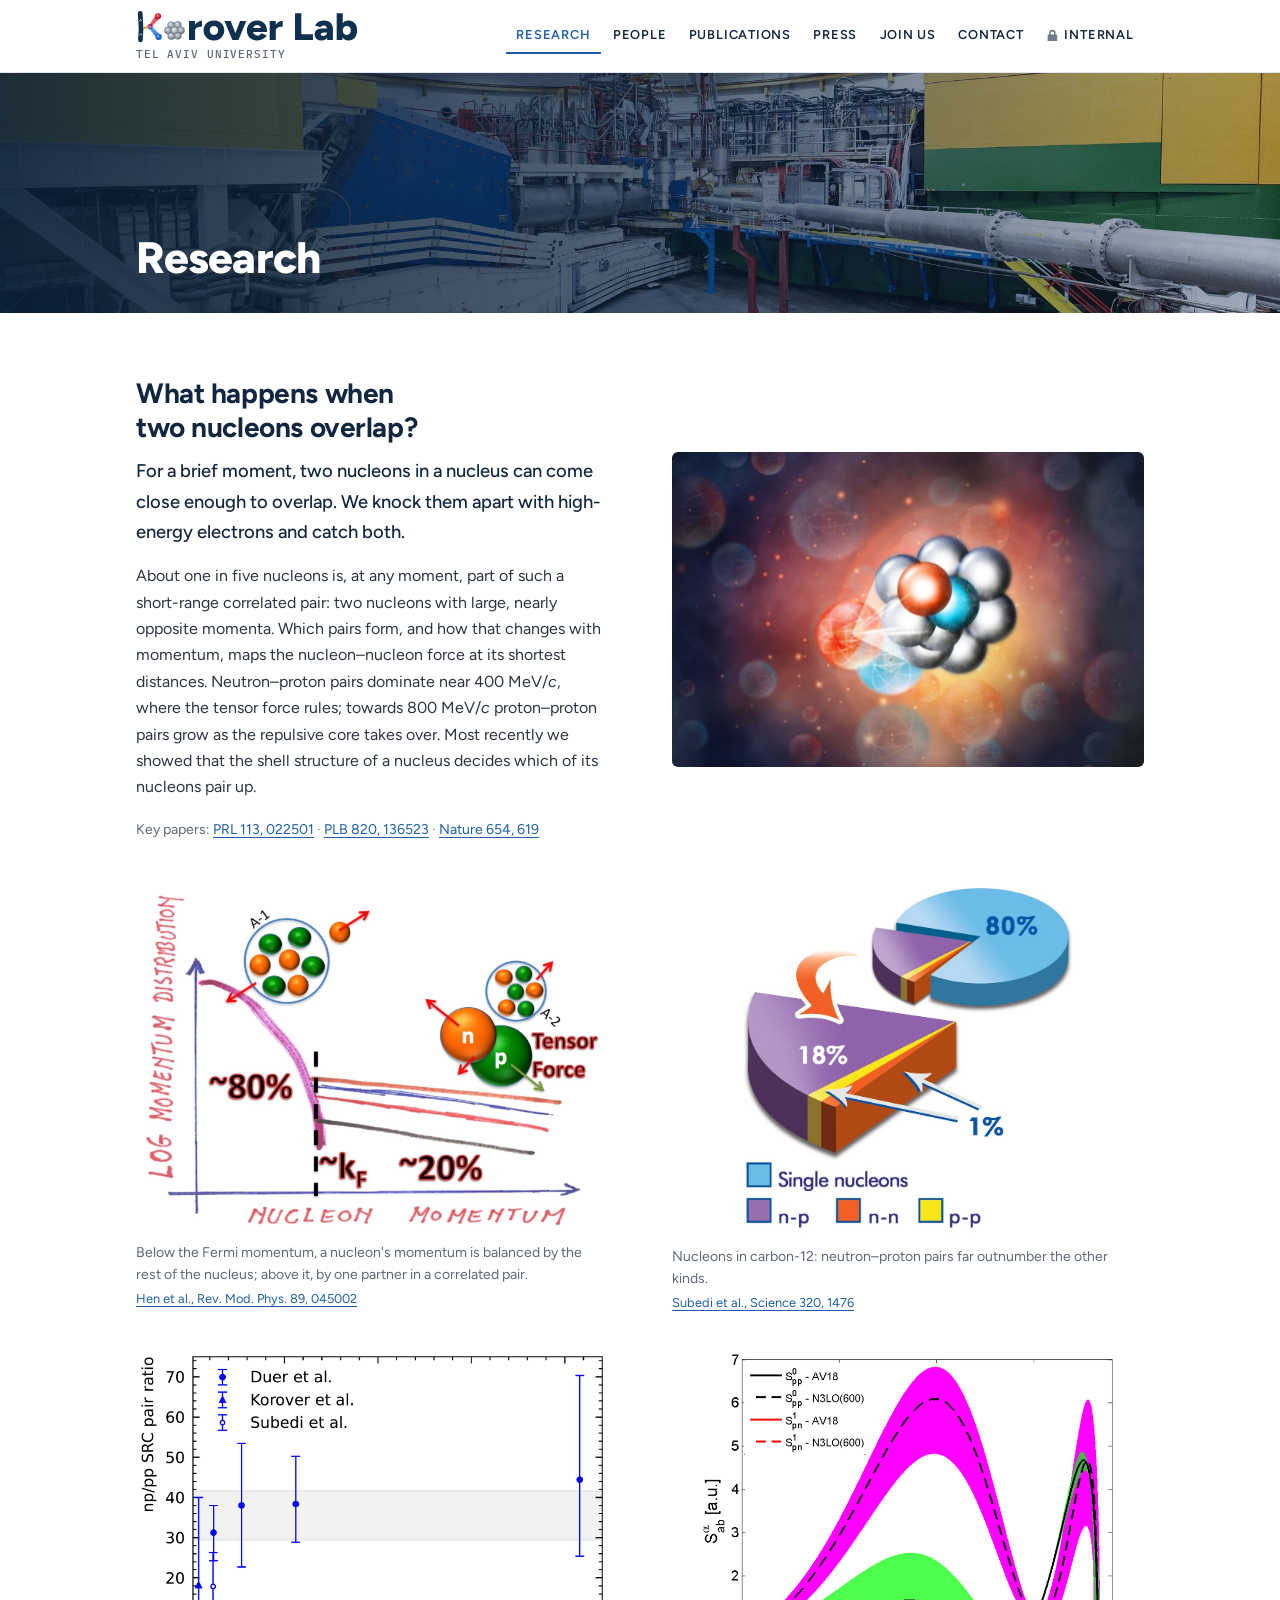
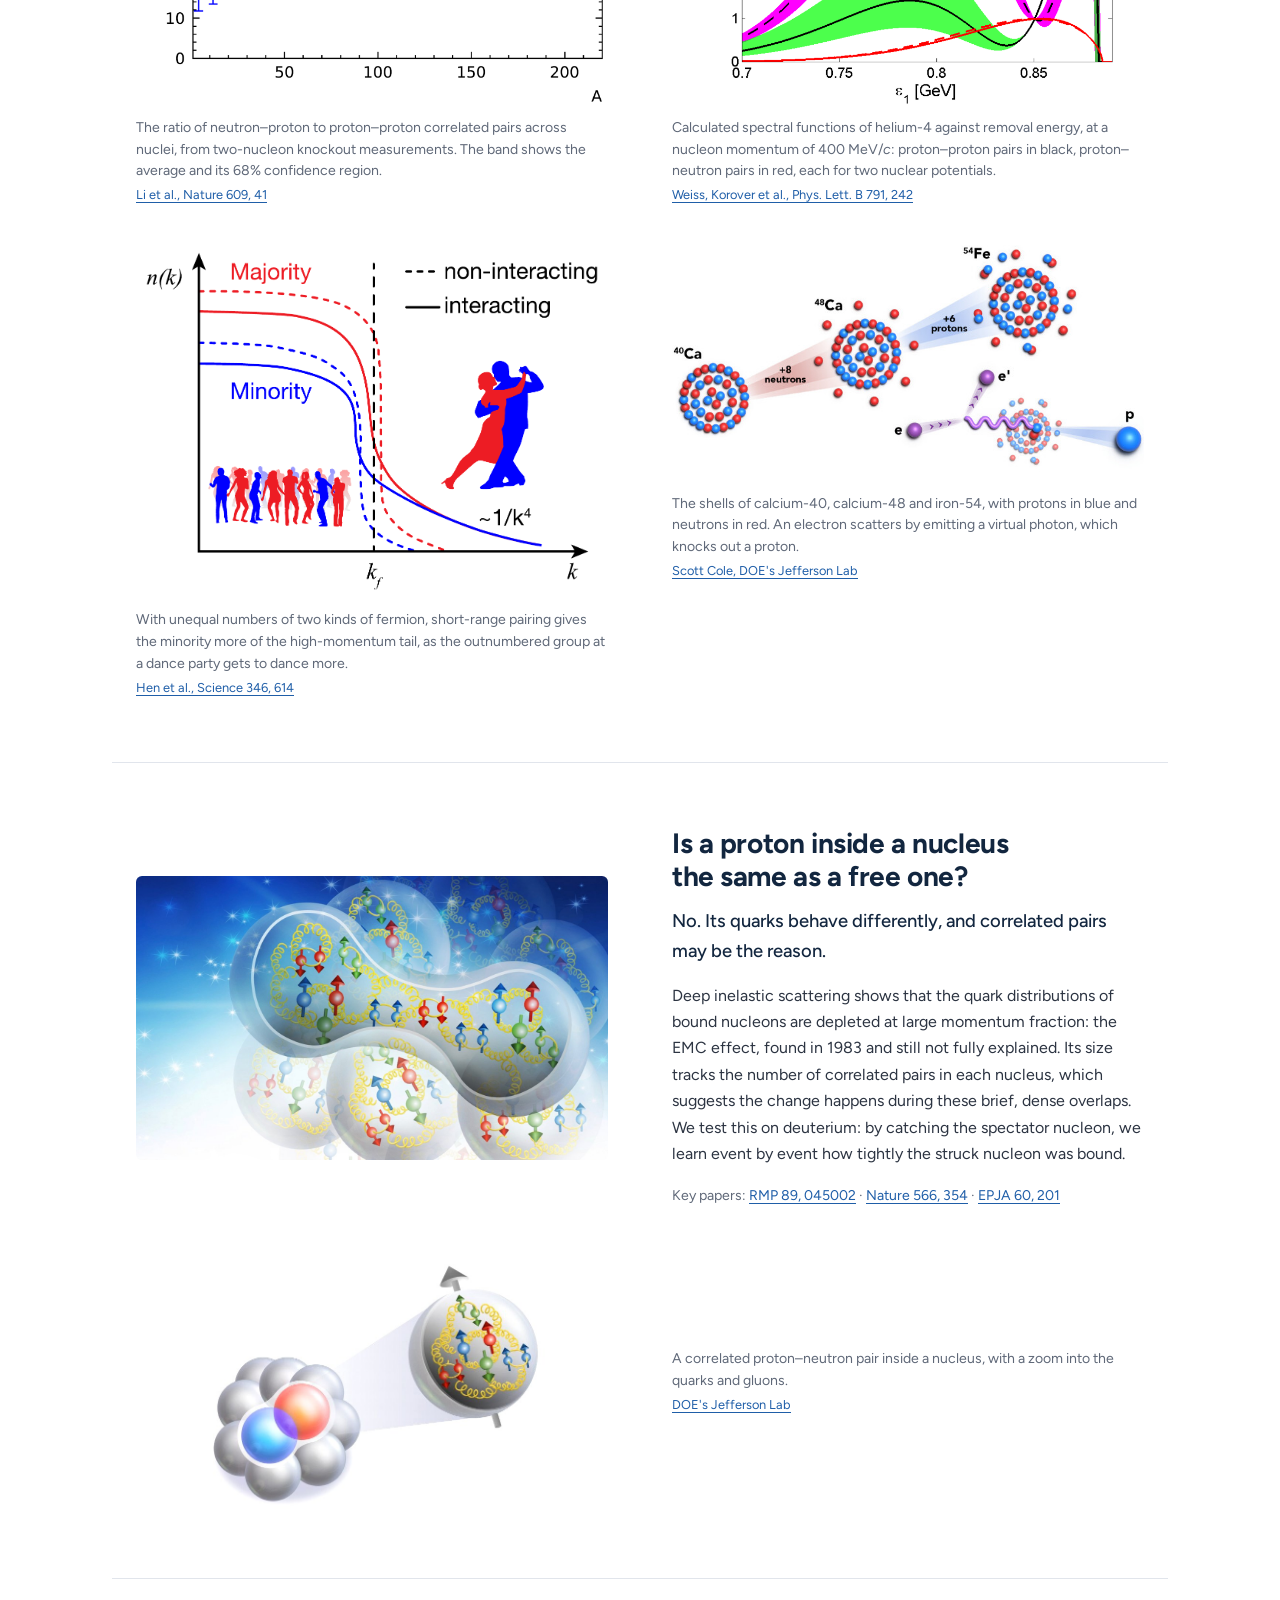
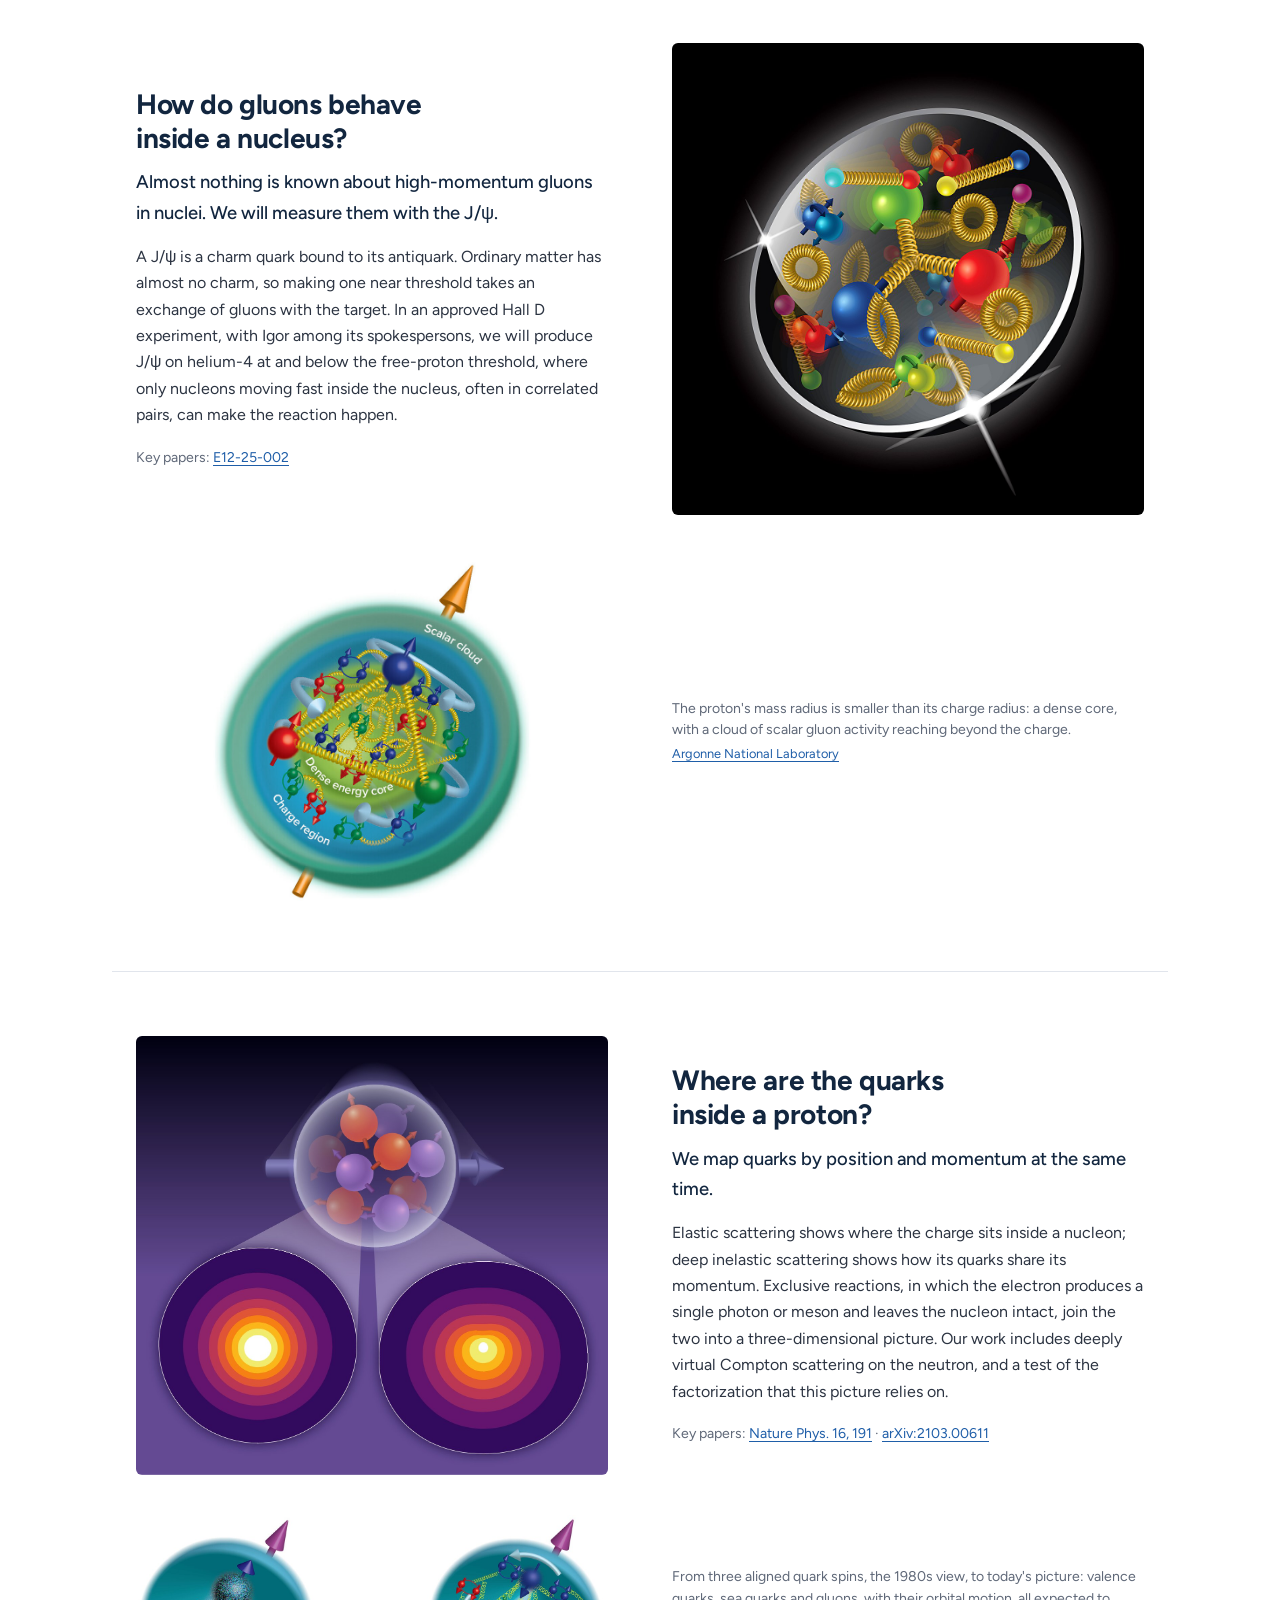
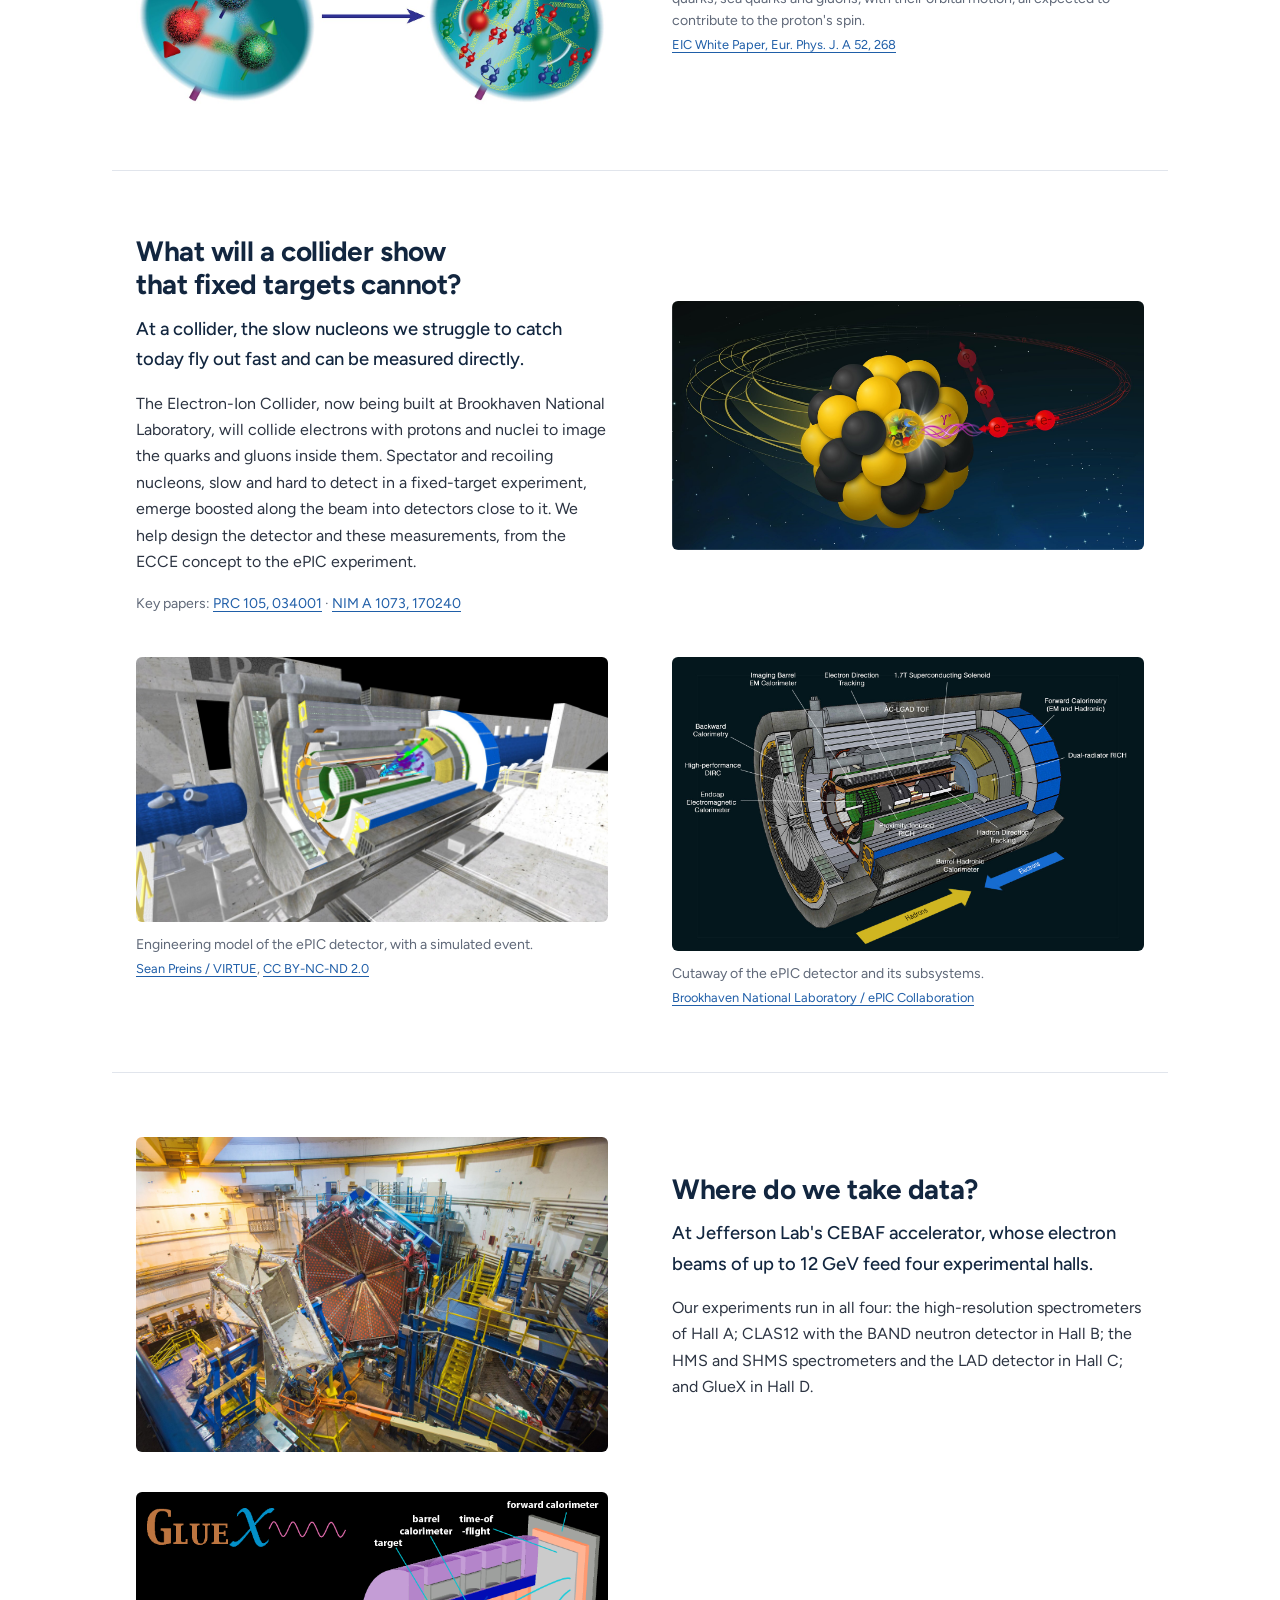
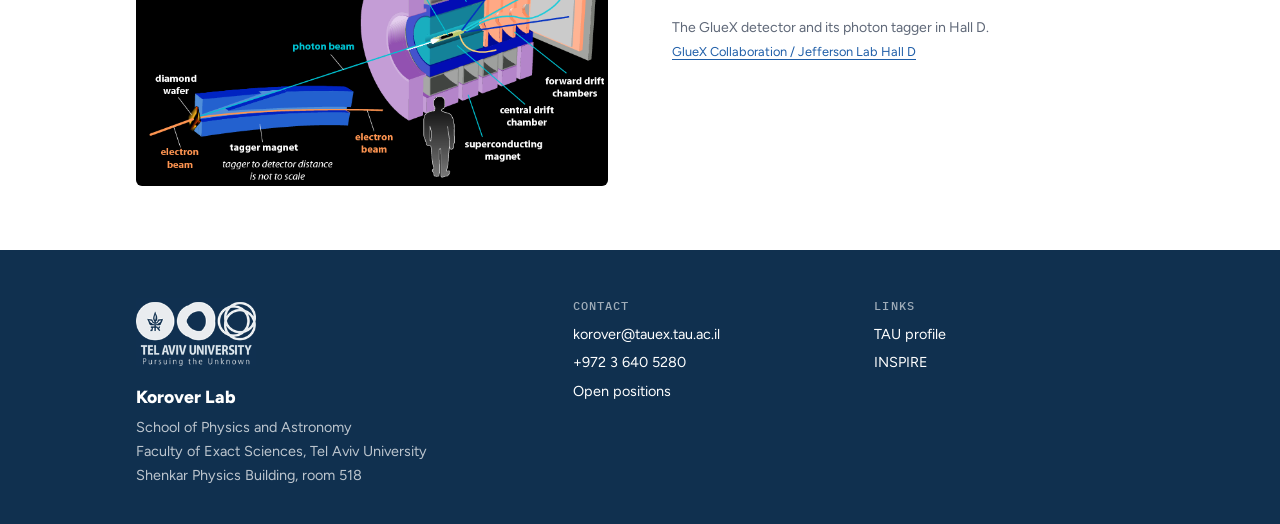
<file: research.html>
<!doctype html>
<html lang="en">
<head>
  <meta charset="utf-8">
  <meta name="viewport" content="width=device-width, initial-scale=1">
  <title>Research · Korover Lab</title>
  <meta name="description" content="Research at the Korover Lab: short-range correlations, nucleons in the nuclear medium, the 3D nucleon, and the Electron-Ion Collider.">
  <link rel="canonical" href="https://tom-bleher.github.io/koroverlab/research.html">
  <meta property="og:type" content="website">
  <meta property="og:site_name" content="Korover Lab">
  <meta property="og:title" content="Research · Korover Lab">
  <meta property="og:description" content="Research at the Korover Lab: short-range correlations, nucleons in the nuclear medium, the 3D nucleon, and the Electron-Ion Collider.">
  <meta property="og:url" content="https://tom-bleher.github.io/koroverlab/research.html">
  <meta property="og:image" content="https://tom-bleher.github.io/koroverlab/assets/images/og.jpg">
  <meta name="twitter:card" content="summary_large_image">
  <link rel="icon" href="assets/images/logo-mark.svg" type="image/svg+xml">
  <link rel="icon" type="image/png" href="assets/images/favicon.png">
  <link rel="apple-touch-icon" href="assets/images/apple-touch-icon.png">
  <link rel="stylesheet" href="style.css">
  <link rel="preconnect" href="https://fonts.googleapis.com">
  <link rel="preconnect" href="https://fonts.gstatic.com" crossorigin>
  <link rel="stylesheet" href="https://fonts.googleapis.com/css2?family=Figtree:ital,wght@0,400;0,500;0,600;0,700;0,800;1,400;1,600&amp;family=IBM+Plex+Mono:wght@400;500&amp;display=swap">
  <script src="site.js" defer></script>
</head>
<body>
<a class="skip" href="#main">Skip to content</a>

<header class="site-header">
  <div class="wrap">
    <a class="brand" href="index.html"><img src="assets/images/logo-wordmark-line.svg" alt="Korover Lab" width="2870" height="420"><small>Tel Aviv University</small></a>
    <button class="menu-toggle" type="button" aria-expanded="false" aria-controls="nav">Menu</button>
    <nav class="site-nav" id="nav" aria-label="Main">
      <a href="research.html" aria-current="page">Research</a>
      <a href="people.html">People</a>
      <a href="publications.html">Publications</a>
      <a href="press.html">Press</a>
      <a href="join.html">Join Us</a>
      <a href="contact.html">Contact</a>
      <a href="internal.html"><svg viewBox="0 0 16 16" aria-hidden="true"><path fill="currentColor" d="M4 7V5a4 4 0 1 1 8 0v2h.5A1.5 1.5 0 0 1 14 8.5v6a1.5 1.5 0 0 1-1.5 1.5h-9A1.5 1.5 0 0 1 2 14.5v-6A1.5 1.5 0 0 1 3.5 7H4Zm2 0h4V5a2 2 0 1 0-4 0v2Z"/></svg>Internal</a>
    </nav>
  </div>
</header>

<main id="main">
<div class="banner">
  <img src="assets/images/photo-hall-c-2026.jpg" alt="" width="2048" height="1335">
  <div class="wrap"><h1>Research</h1></div>
</div>
  <section class="wrap section" id="src" aria-label="Short-range correlations">
    <div class="content">
      <div class="topic">
        <div class="text">
        <h2>What happens when two nucleons overlap?</h2>
        <p class="summary">For a brief moment, two nucleons in a nucleus can come close enough to overlap. We knock them apart with high-energy electrons and catch both.</p>
        <div class="body">
          <p>About one in five nucleons is, at any moment, part of such a short-range correlated pair: two nucleons with large, nearly opposite momenta. Which pairs form, and how that changes with momentum, maps the nucleon–nucleon force at its shortest distances. Neutron–proton pairs dominate near 400 MeV/<i>c</i>, where the tensor force rules; towards 800 MeV/<i>c</i> proton–proton pairs grow as the repulsive core takes over. Most recently we showed that the shell structure of a nucleus decides which of its nucleons pair up.</p>
          <p class="refs">Key papers: <a href="https://arxiv.org/abs/1401.6138">PRL 113, 022501</a> · <a href="https://arxiv.org/abs/2004.07304">PLB 820, 136523</a> · <a href="https://doi.org/10.1038/s41586-026-10616-2">Nature 654, 619</a></p>
        </div>
        </div>
        <div class="media">
        <figure><img src="assets/images/art-src-pair.jpg" alt="A proton and a neutron overlapping inside a nucleus" width="948" height="632" loading="lazy"></figure>
        </div>
      </div>
      <div class="figures">
        <figure>
          <a href="assets/images/art-src-momentum-sketch.jpg"><img src="assets/images/art-src-momentum-sketch.jpg" alt="Hand-drawn sketch of the nucleon momentum distribution: about 80% of nucleons below the Fermi momentum and about 20% in a high-momentum tail, formed by neutron-proton pairs" width="1600" height="1179" loading="lazy"></a>
          <figcaption>Below the Fermi momentum, a nucleon's momentum is balanced by the rest of the nucleus; above it, by one partner in a correlated pair.<span class="credit"><a href="https://arxiv.org/abs/1611.09748">Hen et al., Rev. Mod. Phys. 89, 045002</a></span></figcaption>
        </figure>
        <figure>
          <a href="assets/images/art-src-c12-pairs.jpg"><img src="assets/images/art-src-c12-pairs.jpg" alt="Pie chart of nucleons in carbon-12: 80% single nucleons, 18% neutron-proton pairs, 1% neutron-neutron pairs and 1% proton-proton pairs" width="900" height="933" loading="lazy"></a>
          <figcaption>Nucleons in carbon-12: neutron–proton pairs far outnumber the other kinds.<span class="credit"><a href="https://arxiv.org/abs/0908.1514">Subedi et al., Science 320, 1476</a></span></figcaption>
        </figure>
        <figure>
          <a href="assets/images/plot-src-np-pp-ratio.png"><img src="assets/images/plot-src-np-pp-ratio.png" alt="Plot of the ratio of neutron-proton to proton-proton correlated pairs against mass number, from three sets of measurements, with a shaded band between about 30 and 40" width="1600" height="1205" loading="lazy"></a>
          <figcaption>The ratio of neutron–proton to proton–proton correlated pairs across nuclei, from two-nucleon knockout measurements. The band shows the average and its 68% confidence region.<span class="credit"><a href="https://arxiv.org/abs/2210.04189">Li et al., Nature 609, 41</a></span></figcaption>
        </figure>
        <figure>
          <a href="assets/images/plot-src-spectral-function.png"><img src="assets/images/plot-src-spectral-function.png" alt="Plot of two-nucleon spectral functions of helium-4 against removal energy for proton-proton and proton-neutron pairs, calculated with the AV18 and N3LO potentials, with bands for varying momentum" width="1600" height="1368" loading="lazy"></a>
          <figcaption>Calculated spectral functions of helium-4 against removal energy, at a nucleon momentum of 400 MeV/<i>c</i>: proton–proton pairs in black, proton–neutron pairs in red, each for two nuclear potentials.<span class="credit"><a href="https://arxiv.org/abs/1806.10217">Weiss, Korover et al., Phys. Lett. B 791, 242</a></span></figcaption>
        </figure>
        <figure>
          <a href="assets/images/art-src-dance.png"><img src="assets/images/art-src-dance.png" alt="Momentum distributions of a majority and a minority fermion species, with and without interaction, beside silhouettes of a crowd below the Fermi momentum and a dancing couple in the high-momentum tail" width="1215" height="917" loading="lazy"></a>
          <figcaption>With unequal numbers of two kinds of fermion, short-range pairing gives the minority more of the high-momentum tail, as the outnumbered group at a dance party gets to dance more.<span class="credit"><a href="https://arxiv.org/abs/1412.0138">Hen et al., Science 346, 614</a></span></figcaption>
        </figure>
        <figure>
          <a href="assets/images/art-src-cafe-shells.jpg"><img src="assets/images/art-src-cafe-shells.jpg" alt="Nuclear shells of calcium-40, calcium-48 with eight more neutrons, and iron-54 with six more protons, beside an electron knocking a proton out of a nucleus" width="718" height="358" loading="lazy"></a>
          <figcaption>The shells of calcium-40, calcium-48 and iron-54, with protons in blue and neutrons in red. An electron scatters by emitting a virtual photon, which knocks out a proton.<span class="credit"><a href="https://www.jlab.org/news/releases/nuclear-physicists-discover-new-rule-peppy-partner-picking">Scott Cole, DOE's Jefferson Lab</a></span></figcaption>
        </figure>
      </div>
    </div>
  </section>
  <section class="wrap section" id="medium" aria-label="Nucleons in nuclei">
    <div class="content">
      <div class="topic">
        <div class="text">
        <h2>Is a proton inside a nucleus the same as a free one?</h2>
        <p class="summary">No. Its quarks behave differently, and correlated pairs may be the reason.</p>
        <div class="body">
          <p>Deep inelastic scattering shows that the quark distributions of bound nucleons are depleted at large momentum fraction: the EMC effect, found in 1983 and still not fully explained. Its size tracks the number of correlated pairs in each nucleus, which suggests the change happens during these brief, dense overlaps. We test this on deuterium: by catching the spectator nucleon, we learn event by event how tightly the struck nucleon was bound.</p>
          <p class="refs">Key papers: <a href="https://arxiv.org/abs/1611.09748">RMP 89, 045002</a> · <a href="https://arxiv.org/abs/2004.12065">Nature 566, 354</a> · <a href="https://doi.org/10.1140/epja/s10050-024-01356-w">EPJA 60, 201</a></p>
        </div>
        </div>
        <div class="media">
        <figure><img src="assets/images/art-emc-nucleons.jpg" alt="Two overlapping nucleons and the quarks and gluons inside them" width="1280" height="770" loading="lazy"></figure>
        </div>
      </div>
      <div class="figures">
        <figure>
          <a href="assets/images/art-src-pair-quarks.jpg"><img src="assets/images/art-src-pair-quarks.jpg" alt="A proton and a neutron overlapping in a nucleus, with a zoomed view of the quarks and gluons in a nucleon" width="980" height="551" loading="lazy"></a>
          <figcaption>A correlated proton–neutron pair inside a nucleus, with a zoom into the quarks and gluons.<span class="credit"><a href="https://www.jlab.org/news/stories/correlated-nucleon-pairs-predict-quark-gluon-distributions">DOE's Jefferson Lab</a></span></figcaption>
        </figure>
      </div>
    </div>
  </section>
  <section class="wrap section" id="gluons" aria-label="Gluons in nuclei">
    <div class="content">
      <div class="topic">
        <div class="text">
        <h2>How do gluons behave inside a nucleus?</h2>
        <p class="summary">Almost nothing is known about high-momentum gluons in nuclei. We will measure them with the J/ψ.</p>
        <div class="body">
          <p>A J/ψ is a charm quark bound to its antiquark. Ordinary matter has almost no charm, so making one near threshold takes an exchange of gluons with the target. In an approved Hall D experiment, with Igor among its spokespersons, we will produce J/ψ on helium-4 at and below the free-proton threshold, where only nucleons moving fast inside the nucleus, often in correlated pairs, can make the reaction happen.</p>
          <p class="refs">Key papers: <a href="https://arxiv.org/abs/2510.22076">E12-25-002</a></p>
        </div>
        </div>
        <div class="media">
        <figure><img src="assets/images/art-gluon-springs.jpg" alt="Quarks inside a nucleon, held together by gluons drawn as springs" width="1200" height="1200" loading="lazy"></figure>
        </div>
      </div>
      <div class="figures">
        <figure>
          <a href="assets/images/art-proton-mass-radius.jpg"><img src="assets/images/art-proton-mass-radius.jpg" alt="A spinning proton drawn as nested regions: a dense energy core, a charge region and an outer scalar cloud, filled with quarks and gluons" width="760" height="807" loading="lazy"></a>
          <figcaption>The proton's mass radius is smaller than its charge radius: a dense core, with a cloud of scalar gluon activity reaching beyond the charge.<span class="credit"><a href="https://www.jlab.org/news/releases/charming-experiment-finds-gluon-mass-proton">Argonne National Laboratory</a></span></figcaption>
        </figure>
      </div>
    </div>
  </section>
  <section class="wrap section" id="nucleon-3d" aria-label="The 3D nucleon">
    <div class="content">
      <div class="topic">
        <div class="text">
        <h2>Where are the quarks inside a proton?</h2>
        <p class="summary">We map quarks by position and momentum at the same time.</p>
        <div class="body">
          <p>Elastic scattering shows where the charge sits inside a nucleon; deep inelastic scattering shows how its quarks share its momentum. Exclusive reactions, in which the electron produces a single photon or meson and leaves the nucleon intact, join the two into a three-dimensional picture. Our work includes deeply virtual Compton scattering on the neutron, and a test of the factorization that this picture relies on.</p>
          <p class="refs">Key papers: <a href="https://arxiv.org/abs/2109.02076">Nature Phys. 16, 191</a> · <a href="https://arxiv.org/abs/2103.00611">arXiv:2103.00611</a></p>
        </div>
        </div>
        <div class="media">
        <figure><img src="assets/images/art-proton-quarks.jpg" alt="A proton and maps of where its up and down quarks sit" width="1400" height="1301" loading="lazy"></figure>
        </div>
      </div>
      <div class="figures">
        <figure>
          <a href="assets/images/art-proton-spin.jpg"><img src="assets/images/art-proton-spin.jpg" alt="Two drawings of a spinning proton: on the left three quarks, on the right quarks, sea quark pairs and gluons with orbital motion" width="1400" height="567" loading="lazy"></a>
          <figcaption>From three aligned quark spins, the 1980s view, to today's picture: valence quarks, sea quarks and gluons, with their orbital motion, all expected to contribute to the proton's spin.<span class="credit"><a href="https://arxiv.org/abs/1212.1701">EIC White Paper, Eur. Phys. J. A 52, 268</a></span></figcaption>
        </figure>
      </div>
    </div>
  </section>
  <section class="wrap section" id="eic" aria-label="Electron-Ion Collider">
    <div class="content">
      <div class="topic">
        <div class="text">
        <h2>What will a collider show that fixed targets cannot?</h2>
        <p class="summary">At a collider, the slow nucleons we struggle to catch today fly out fast and can be measured directly.</p>
        <div class="body">
          <p>The Electron-Ion Collider, now being built at Brookhaven National Laboratory, will collide electrons with protons and nuclei to image the quarks and gluons inside them. Spectator and recoiling nucleons, slow and hard to detect in a fixed-target experiment, emerge boosted along the beam into detectors close to it. We help design the detector and these measurements, from the ECCE concept to the ePIC experiment.</p>
          <p class="refs">Key papers: <a href="https://arxiv.org/abs/2109.09509">PRC 105, 034001</a> · <a href="https://arxiv.org/abs/2209.02580">NIM A 1073, 170240</a></p>
        </div>
        </div>
        <div class="media">
        <figure><img src="assets/images/art-eic-collision.jpg" alt="An electron colliding with a nucleus at the Electron-Ion Collider" width="1800" height="950" loading="lazy"></figure>
        </div>
      </div>
      <div class="figures">
        <figure>
          <a href="assets/images/art-epic-engineering-model.jpg"><img src="assets/images/art-epic-engineering-model.jpg" alt="Three-dimensional engineering model of the ePIC detector in its hall, cut open to show a simulated collision" width="1920" height="1080" loading="lazy"></a>
          <figcaption>Engineering model of the ePIC detector, with a simulated event.<span class="credit"><a href="https://www.flickr.com/photos/brookhavenlab/54385448822/">Sean Preins / VIRTUE</a>, <a href="https://creativecommons.org/licenses/by-nc-nd/2.0/">CC BY-NC-ND 2.0</a></span></figcaption>
        </figure>
        <figure>
          <a href="assets/images/art-epic-cutaway.jpg"><img src="assets/images/art-epic-cutaway.jpg" alt="Labelled cutaway of the ePIC detector: tracking, calorimeters, Cherenkov and time-of-flight detectors and the solenoid, with the electron and hadron beam directions" width="1600" height="999" loading="lazy"></a>
          <figcaption>Cutaway of the ePIC detector and its subsystems.<span class="credit"><a href="https://www.bnl.gov/eic/epic.php">Brookhaven National Laboratory / ePIC Collaboration</a></span></figcaption>
        </figure>
      </div>
    </div>
  </section>
  <section class="wrap section" id="experiments" aria-label="Experiments">
    <div class="content">
      <div class="topic">
        <div class="text">
        <h2>Where do we take data?</h2>
        <p class="summary">At Jefferson Lab's CEBAF accelerator, whose electron beams of up to 12 GeV feed four experimental halls.</p>
        <div class="body">
          <p>Our experiments run in all four: the high-resolution spectrometers of Hall A; CLAS12 with the BAND neutron detector in Hall B; the HMS and SHMS spectrometers and the LAD detector in Hall C; and GlueX in Hall D.</p>
        </div>
        </div>
        <div class="media">
        <figure><img src="assets/images/photo-hall-b-clas12.jpg" alt="The CLAS12 detector in Hall B at Jefferson Lab" width="2400" height="1600" loading="lazy"></figure>
        </div>
      </div>
      <div class="figures">
        <figure>
          <a href="assets/images/art-gluex-diagram.png"><img src="assets/images/art-gluex-diagram.png" alt="Labelled diagram of the GlueX spectrometer and photon tagger, from the electron beam and diamond wafer through the tagger magnet to the target, drift chambers and calorimeters, with a human silhouette for scale" width="733" height="457" loading="lazy"></a>
          <figcaption>The GlueX detector and its photon tagger in Hall D.<span class="credit"><a href="https://www.jlab.org/Hall-D/pictures/GlueX_detector_labels_noplug_neg.png">GlueX Collaboration / Jefferson Lab Hall D</a></span></figcaption>
        </figure>
      </div>
    </div>
  </section>
</main>

<footer class="site-footer">
  <div class="wrap">
    <div>
      <a href="https://en-exact-sciences.tau.ac.il/physics"><img class="tau" src="assets/images/tau-logo.png" alt="Tel Aviv University" width="190" height="108" loading="lazy"></a>
      <p><span class="name">Korover Lab</span>School of Physics and Astronomy<br>Faculty of Exact Sciences, Tel Aviv University<br>Shenkar Physics Building, room 518</p>
    </div>
    <div>
      <h2>Contact</h2>
      <ul>
        <li><a href="mailto:korover@tauex.tau.ac.il">korover@tauex.tau.ac.il</a></li>
        <li><a href="tel:+97236405280">+972 3 640 5280</a></li>
        <li><a href="join.html">Open positions</a></li>
      </ul>
    </div>
    <div>
      <h2>Links</h2>
      <ul>
        <li><a href="https://english.tau.ac.il/profile/igorkoro">TAU profile</a></li>
        <li><a href="https://inspirehep.net/literature?q=a%20Korover%2C%20I&amp;sort=mostrecent">INSPIRE</a></li>
      </ul>
    </div>
  </div>
</footer>

</body>
</html>
</file>
<file: style.css>
/* Korover Lab: one stylesheet for every page.
   Photographic: dark-on-light pages, with full-width detector photos as the
   dark moments. Figtree for text, IBM Plex Mono for dates and labels. */

:root {
  --navy: #10304f;
  --navy-deep: #0a1f36;
  --ink: #12263f;
  --text: #2c3442;
  --muted: #5f6878;
  --line: #e1e5ec;
  --soft: #f4f6f9;
  --accent: #1f5ea8;
  --font: "Figtree", "Segoe UI", Roboto, "Helvetica Neue", Arial, sans-serif;
  --mono: "IBM Plex Mono", ui-monospace, SFMono-Regular, Menlo, Consolas, monospace;
  --radius: 6px;
}

* { box-sizing: border-box; }
html { scroll-behavior: smooth; scroll-padding-top: 5.5rem; }
@media (prefers-reduced-motion: reduce) { html { scroll-behavior: auto; } }

body { display: flex; flex-direction: column; min-height: 100vh; margin: 0; background: #fff; color: var(--text); font: 400 16px/1.65 var(--font); -webkit-font-smoothing: antialiased; }
h1, h2, h3 { margin: 0 0 0.75rem; color: var(--ink); font-weight: 700; line-height: 1.2; letter-spacing: -0.015em; text-wrap: balance; }
h2 { font-size: 1.6rem; }
h3 { font-size: 1.1rem; }
p { margin: 0 0 1rem; }
ul { margin: 0 0 1rem; padding-left: 1.25rem; }
li + li { margin-top: 0.35rem; }
sup, sub { line-height: 0; }
img { display: block; max-width: 100%; height: auto; }
figure { margin: 0; }
a { color: var(--accent); text-decoration-thickness: 1px; text-underline-offset: 3px; }
a:hover { color: var(--navy); }
:focus-visible { outline: 2px solid var(--accent); outline-offset: 3px; }
.skip { position: absolute; left: 1rem; top: -3rem; z-index: 20; padding: 0.5rem 1rem; background: var(--ink); color: #fff; }
.skip:focus { top: 0.75rem; }
.sr-only { position: absolute; width: 1px; height: 1px; margin: -1px; overflow: hidden; clip-path: inset(50%); white-space: nowrap; }
.muted { color: var(--muted); }

.wrap { max-width: 66rem; margin-inline: auto; padding-inline: 1.5rem; }

.btn { display: inline-block; padding: 0.7rem 1.4rem; border-radius: var(--radius); background: var(--navy); color: #fff; font-size: 0.95rem; font-weight: 600; text-decoration: none; transition: background 0.2s, color 0.2s; }
.btn:hover { background: var(--accent); color: #fff; }
.btn.ghost { padding-inline: 0.25rem; background: none; color: var(--accent); }
.btn.ghost::after { content: " →"; }
.btn.ghost:hover { background: none; color: var(--navy); }
.actions { display: flex; flex-wrap: wrap; align-items: center; gap: 0.75rem 1.5rem; margin-top: 1.75rem; }

.kicker { display: block; margin-bottom: 0.75rem; font: 500 0.72rem/1.4 var(--mono); letter-spacing: 0.1em; text-transform: uppercase; color: var(--accent); }

/* Header: brand and nav, stuck to the top */
main { flex: 1; }
.site-header { position: sticky; top: 0; z-index: 10; background: #fff; border-bottom: 1px solid var(--line); }
.site-header .wrap { display: flex; align-items: center; justify-content: space-between; gap: 1rem; height: 4.5rem; }
.brand { display: grid; gap: 0.25rem; color: var(--ink); text-decoration: none; }
.brand img { width: 14rem; height: auto; }
.brand small { font: 500 0.68rem var(--mono); letter-spacing: 0.08em; text-transform: uppercase; color: var(--muted); }
.site-nav { display: flex; gap: 0.1rem; }
.site-nav a { display: flex; align-items: center; gap: 0.35rem; padding: 0.4rem 0.65rem; border-bottom: 2px solid transparent; color: var(--ink); font-size: 0.8rem; font-weight: 600; letter-spacing: 0.06em; text-transform: uppercase; text-decoration: none; }
.site-nav a:hover { color: var(--accent); }
.site-nav a[aria-current] { color: var(--accent); border-bottom-color: var(--accent); }
.site-nav svg { width: 0.8rem; height: 0.8rem; opacity: 0.6; }
.menu-toggle { display: none; padding: 0.45rem 0.8rem; border: 1px solid var(--line); border-radius: var(--radius); background: #fff; font: 600 0.8rem var(--font); letter-spacing: 0.06em; text-transform: uppercase; color: var(--ink); cursor: pointer; }

/* Home hero: the photo, with a navy panel overlapping its lower edge */
.hero { color: #fff; }
.hero-media { position: relative; }
.slides { display: flex; overflow-x: auto; scroll-snap-type: x mandatory; scrollbar-width: none; }
.slides::-webkit-scrollbar { display: none; }
.slides img { flex: 0 0 100%; width: 100%; height: clamp(18rem, 44vw, 34rem); object-fit: cover; object-position: 50% 45%; scroll-snap-align: start; }
.hero-panel { position: relative; max-width: 46rem; margin: -9rem 0 0 -2.5rem; padding: 2.5rem 2.5rem 2.75rem; background: var(--navy); }
.hero h1 { margin-bottom: 1.1rem; }
.hero h1 img { width: min(100%, 29rem); height: auto; }
.hero .intro { max-width: 38rem; margin: 0; color: rgb(255 255 255 / 0.86); font-size: clamp(1.05rem, 1.5vw, 1.2rem); line-height: 1.6; }
.hero .btn { background: #fff; color: var(--navy); }
.hero .btn:hover { background: #dbe6f3; color: var(--navy); }
.hero .btn.ghost, .hero .btn.ghost:hover { background: none; color: #fff; }

/* Inner pages: a slim photo banner carrying the page title */
.banner { position: relative; isolation: isolate; display: grid; align-content: end; min-height: clamp(11rem, 22vw, 15rem); background: var(--navy); color: #fff; }
.banner img, .banner::after { position: absolute; inset: 0; z-index: -1; }
.banner .wrap { width: 100%; }
.banner img { width: 100%; height: 100%; object-fit: cover; }
.banner::after { content: ""; background: linear-gradient(90deg, rgb(10 31 54 / 0.92) 0%, rgb(10 31 54 / 0.7) 45%, rgb(10 31 54 / 0.3) 100%); }
.banner h1, .banner h2 { margin: 0; padding-block: 1.75rem; font-size: clamp(2rem, 4vw, 2.75rem); font-weight: 800; letter-spacing: -0.02em; color: #fff; }

/* Page body: content sections divided by hairlines */
.section { padding-block: clamp(2.5rem, 5vw, 4rem); }
.section + .section { border-top: 1px solid var(--line); }
.content > :last-child { margin-bottom: 0; }
.content p, .pubs li, .trio li { max-width: 44rem; }
.intro { max-width: 40rem; color: var(--ink); font-size: clamp(1.15rem, 2vw, 1.3rem); line-height: 1.55; }

/* News */
.news { list-style: none; max-width: 50rem; margin: 0; padding: 0; }
.news li { display: grid; grid-template-columns: 7rem minmax(0, 1fr); gap: 1.5rem; margin: 0; padding: 1rem 0; border-bottom: 1px solid var(--line); }
.news time { color: var(--muted); font: 500 0.8rem/1.9 var(--mono); white-space: nowrap; }
.news p { margin: 0; }

/* Research */
.topic { display: grid; grid-template-columns: minmax(0, 1fr) minmax(0, 1fr); gap: 1.5rem 4rem; align-items: center; }
.topic h2 { font-size: 1.75rem; }
.topic .summary { margin-bottom: 1rem; color: var(--ink); font-size: 1.15rem; font-weight: 500; }
.topic .text > :last-child { margin-bottom: 0; }
.topic .refs { margin: 0; color: var(--muted); font-size: 0.88rem; line-height: 1.8; }
.topic .media img, .split img { width: 100%; border-radius: var(--radius); }
main > .section:nth-of-type(even) .topic .media { order: -1; }
/* Figures under a topic: never cropped, since most carry labels. Click for full size. */
.figures, .figures figure:only-child { display: grid; grid-template-columns: repeat(2, minmax(0, 1fr)); gap: 2.5rem 4rem; }
.figures { align-items: start; margin-top: 2.5rem; }
.figures figure:only-child { grid-column: 1 / -1; align-items: center; }
.figures a:has(img) { display: block; cursor: zoom-in; }
.figures img { width: auto; max-height: 22rem; margin-inline: auto; border-radius: var(--radius); }
.figures figcaption { margin-top: 0.75rem; color: var(--muted); font-size: 0.88rem; line-height: 1.55; }
.figures figure:only-child figcaption { margin-top: 0; }
.figures .credit { display: block; margin-top: 0.2rem; font-size: 0.8rem; }

/* People */
.person { display: grid; grid-template-columns: 12rem minmax(0, 1fr); gap: 2.5rem; align-items: start; }
.person img { width: 100%; max-width: 12rem; aspect-ratio: 1; object-fit: cover; border-radius: 50%; }
.person h2 { margin-bottom: 0.15rem; font-size: 1.85rem; }
.person .role { margin-bottom: 1rem; color: var(--muted); font-weight: 500; }
.links { display: flex; flex-wrap: wrap; gap: 0.3rem 1.25rem; margin: 1rem 0 0; padding: 0; list-style: none; font-size: 0.9rem; font-weight: 500; }
.links li { margin: 0; }

.group + .group { margin-top: 2.75rem; }
.group h2 { margin-bottom: 1.25rem; padding-bottom: 0.5rem; border-bottom: 1px solid var(--line); font-size: 1.2rem; }
.members { display: grid; grid-template-columns: repeat(auto-fill, minmax(min(22rem, 100%), 1fr)); gap: 1.5rem 2rem; margin: 0; padding: 0; list-style: none; }
.members li { display: flex; align-items: center; gap: 1rem; margin: 0; }
.members img, .members .photo { flex: none; width: 7rem; height: 7rem; border-radius: 50%; object-fit: cover; }
.members .photo { display: grid; place-items: center; background: var(--soft); color: var(--navy); font: 500 1.25rem var(--mono); }
.members div { min-width: 0; line-height: 1.45; }
.members b { display: block; color: var(--ink); font-weight: 700; }
.members span { display: block; color: var(--muted); font-size: 0.88rem; }
.members .mail { display: inline-block; padding-block: 0.15rem; font-size: 0.88rem; font-weight: 500; }

/* Publications (the list is rewritten by scripts/update_publications.py) */
.pub-note { margin: 0 0 1.5rem; color: var(--muted); }
.pub-list { display: grid; grid-template-columns: 6rem minmax(0, 1fr); border-top: 2px solid var(--navy); }
.pub-year { margin: 0; padding-top: 1.25rem; color: var(--navy); font-size: 1.35rem; font-weight: 800; }
.pubs { margin: 0; padding: 0 0 0 1rem; list-style: none; }
.pub-year, .pubs { padding-bottom: 1.25rem; border-bottom: 1px solid var(--line); }
.pubs li { margin: 0; padding-top: 1.25rem; color: var(--muted); font-size: 0.92rem; line-height: 1.55; }
.pubs li b { color: var(--text); font-weight: 600; }
.pubs li > b:first-child { display: inline-block; margin-bottom: 0.2rem; color: var(--ink); font-size: 1.05rem; line-height: 1.4; }
.pubs a { font-size: 0.88rem; font-weight: 500; text-decoration: none; }
.pubs a:hover { text-decoration: underline; }

/* Press */
.press { display: grid; gap: 2.5rem; margin: 0; padding: 0; list-style: none; }
.press > li { display: grid; grid-template-columns: 16rem minmax(0, 1fr); gap: 2rem; align-items: start; margin: 0; }
.press img { width: 100%; aspect-ratio: 4 / 3; object-fit: cover; border-radius: var(--radius); }
.press time { display: block; margin-bottom: 0.4rem; color: var(--accent); font: 500 0.75rem var(--mono); letter-spacing: 0.08em; text-transform: uppercase; }
.press h2 { margin: 0 0 0.5rem; font-size: 1.4rem; }
.press p { margin-bottom: 0.6rem; color: var(--muted); }
.press .outlets { display: flex; flex-wrap: wrap; gap: 0.25rem 1.25rem; margin: 0; padding: 0; list-style: none; font-size: 0.9rem; font-weight: 500; }
.press .outlets li { margin: 0; }
.press .outlets a::after { content: " ↗"; }

/* Join, Contact */
.prose { max-width: 46rem; }
.prose h2 { font-size: 1.75rem; }
.apply { margin-top: 2.5rem; color: var(--ink); font-size: 1.15rem; font-weight: 500; }
.split { display: grid; grid-template-columns: minmax(0, 1.25fr) minmax(0, 1fr); gap: 2.5rem; align-items: start; }
.trio { display: grid; grid-template-columns: repeat(3, minmax(0, 1fr)); gap: 2rem; margin-top: 2.5rem; }
.trio > div { padding-top: 1rem; border-top: 2px solid var(--navy); }
.trio h3 { margin-bottom: 0.6rem; font-size: 1rem; }
.trio ul { margin: 0; padding-left: 1.1rem; font-size: 0.95rem; }
dl.contact { display: grid; grid-template-columns: 6rem 1fr; gap: 0.9rem 1rem; margin: 1.5rem 0 0; }
dl.contact dt { color: var(--muted); font: 500 0.75rem/2.1 var(--mono); letter-spacing: 0.08em; text-transform: uppercase; }
dl.contact dd { margin: 0; }

/* Internal: password form */
.unlock { display: flex; flex-wrap: wrap; gap: 0.6rem; max-width: 26rem; margin-top: 1.25rem; }
.unlock input { flex: 1; min-width: 12rem; padding: 0.6rem 0.8rem; border: 1px solid #c5cdd9; border-radius: var(--radius); font: inherit; }
.unlock button { border: 0; cursor: pointer; font-family: inherit; }
.unlock .error { flex-basis: 100%; margin: 0; color: #b42318; font-size: 0.9rem; }
.news + h2 { margin-top: 3rem; }
#unlocked a[aria-busy]::after { content: " (decrypting…)"; color: var(--muted); }
#unlocked a[data-failed]::after { content: " (could not open, please try again)"; color: #b42318; }
.tiles { display: grid; grid-template-columns: repeat(auto-fit, minmax(15rem, 1fr)); gap: 1rem; padding: 0; list-style: none; }
.tiles li { margin: 0; }
.tiles a { display: block; height: 100%; padding: 1.1rem 1.25rem; border: 1px solid var(--line); border-radius: var(--radius); color: inherit; text-decoration: none; }
.tiles a:hover { border-color: var(--accent); }
.tiles b { display: block; color: var(--accent); }
.tiles span { color: var(--muted); font-size: 0.92rem; }

/* Footer */
.site-footer { background: var(--navy); color: rgb(255 255 255 / 0.72); font-size: 0.9rem; }
.site-footer .wrap { display: grid; grid-template-columns: 1.5fr 1fr 1fr; gap: 2rem; padding-block: 3rem 2rem; }
.site-footer .tau { width: 120px; height: auto; margin-bottom: 1rem; filter: invert(1); mix-blend-mode: screen; }
.site-footer .name { display: block; margin-bottom: 0.3rem; color: #fff; font-size: 1.1rem; font-weight: 800; }
.site-footer h2 { margin-bottom: 0.6rem; color: rgb(255 255 255 / 0.6); font: 500 0.72rem var(--mono); letter-spacing: 0.1em; text-transform: uppercase; }
.site-footer ul { margin: 0; padding: 0; list-style: none; }
.site-footer li + li { margin-top: 0.3rem; }
.site-footer a { color: #fff; text-decoration: none; }
.site-footer a:hover { color: #fff; text-decoration: underline; }
.site-footer p { margin: 0 0 0.3rem; }

@media (max-width: 60rem) {
  .menu-toggle { display: block; }
  .site-nav { display: none; position: absolute; inset: 100% 0 auto; flex-direction: column; padding: 0.5rem 1.5rem 1rem; background: #fff; border-bottom: 1px solid var(--line); box-shadow: 0 20px 30px -20px rgb(0 0 0 / 0.25); }
  .site-nav.open { display: flex; }
  .site-nav a { padding: 0.7rem 0.25rem; border-bottom: 0; }
  .hero-panel { margin-left: 0; }
  .topic, .figures, .figures figure:only-child, .split, .person, .trio, .site-footer .wrap { grid-template-columns: minmax(0, 1fr); }
  .figures, .figures figure:only-child { gap: 1.75rem; }
  .figures figure:only-child { gap: 0.75rem; }
  .topic .media { order: -1; }
  .person img { max-width: 10rem; }
  .press > li { grid-template-columns: 9rem minmax(0, 1fr); gap: 1.25rem; }
}
@media (max-width: 34rem) {
  .wrap { padding-inline: 1rem; }
  .site-header .wrap { height: 4.25rem; }
  .brand img { width: 11rem; }
  .slides img { height: 15rem; }
  .members img, .members .photo { width: 5.5rem; height: 5.5rem; }
  .hero-panel { max-width: none; margin: 0 -1rem; padding: 1.75rem 1rem 2rem; }
  .banner h1, .banner h2 { padding-block: 1.25rem; }
  .topic .media img { aspect-ratio: 16 / 9; object-fit: cover; }
  .news li { grid-template-columns: minmax(0, 1fr); gap: 0.15rem; }
  .pub-list { grid-template-columns: minmax(0, 1fr); }
  .pub-year { padding-bottom: 0; border-bottom: 0; }
  .pubs { padding-left: 0; }
  .press > li { grid-template-columns: minmax(0, 1fr); }
  dl.contact { grid-template-columns: 5rem 1fr; }
}
</file>
